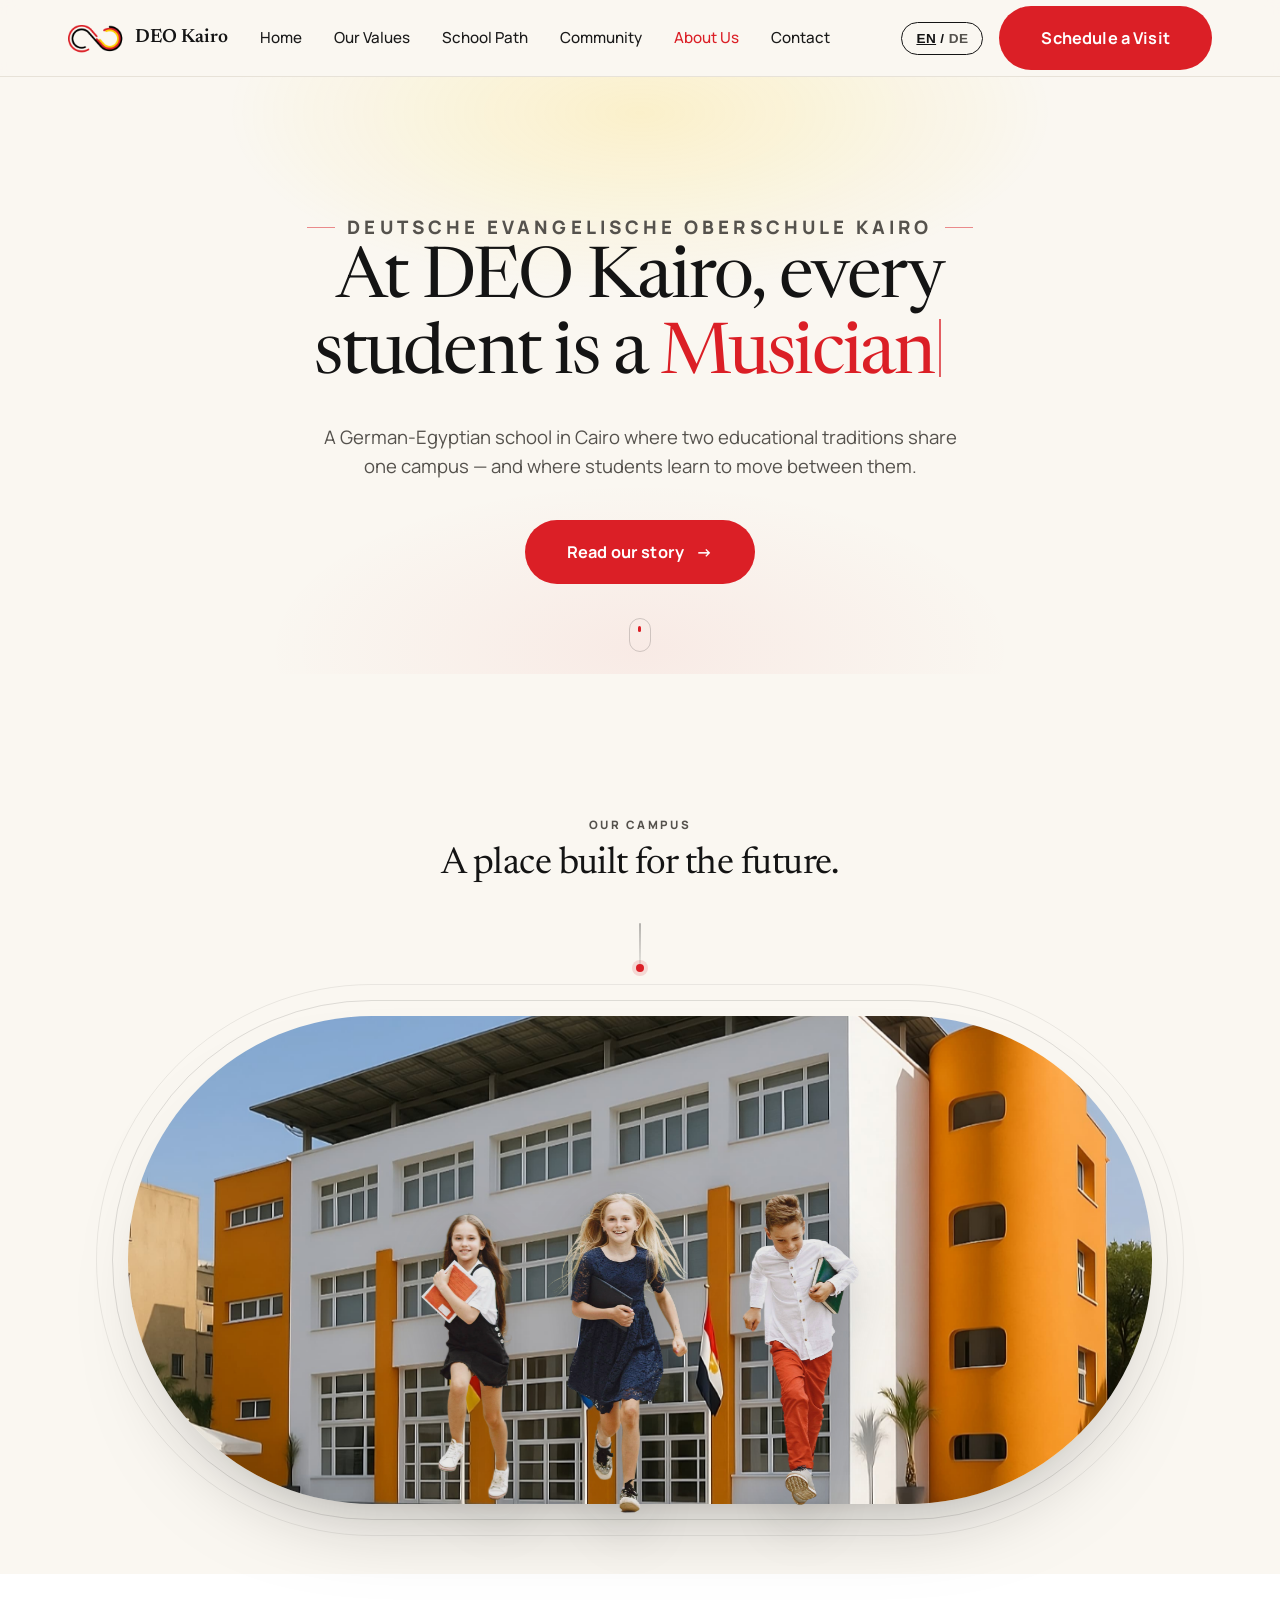
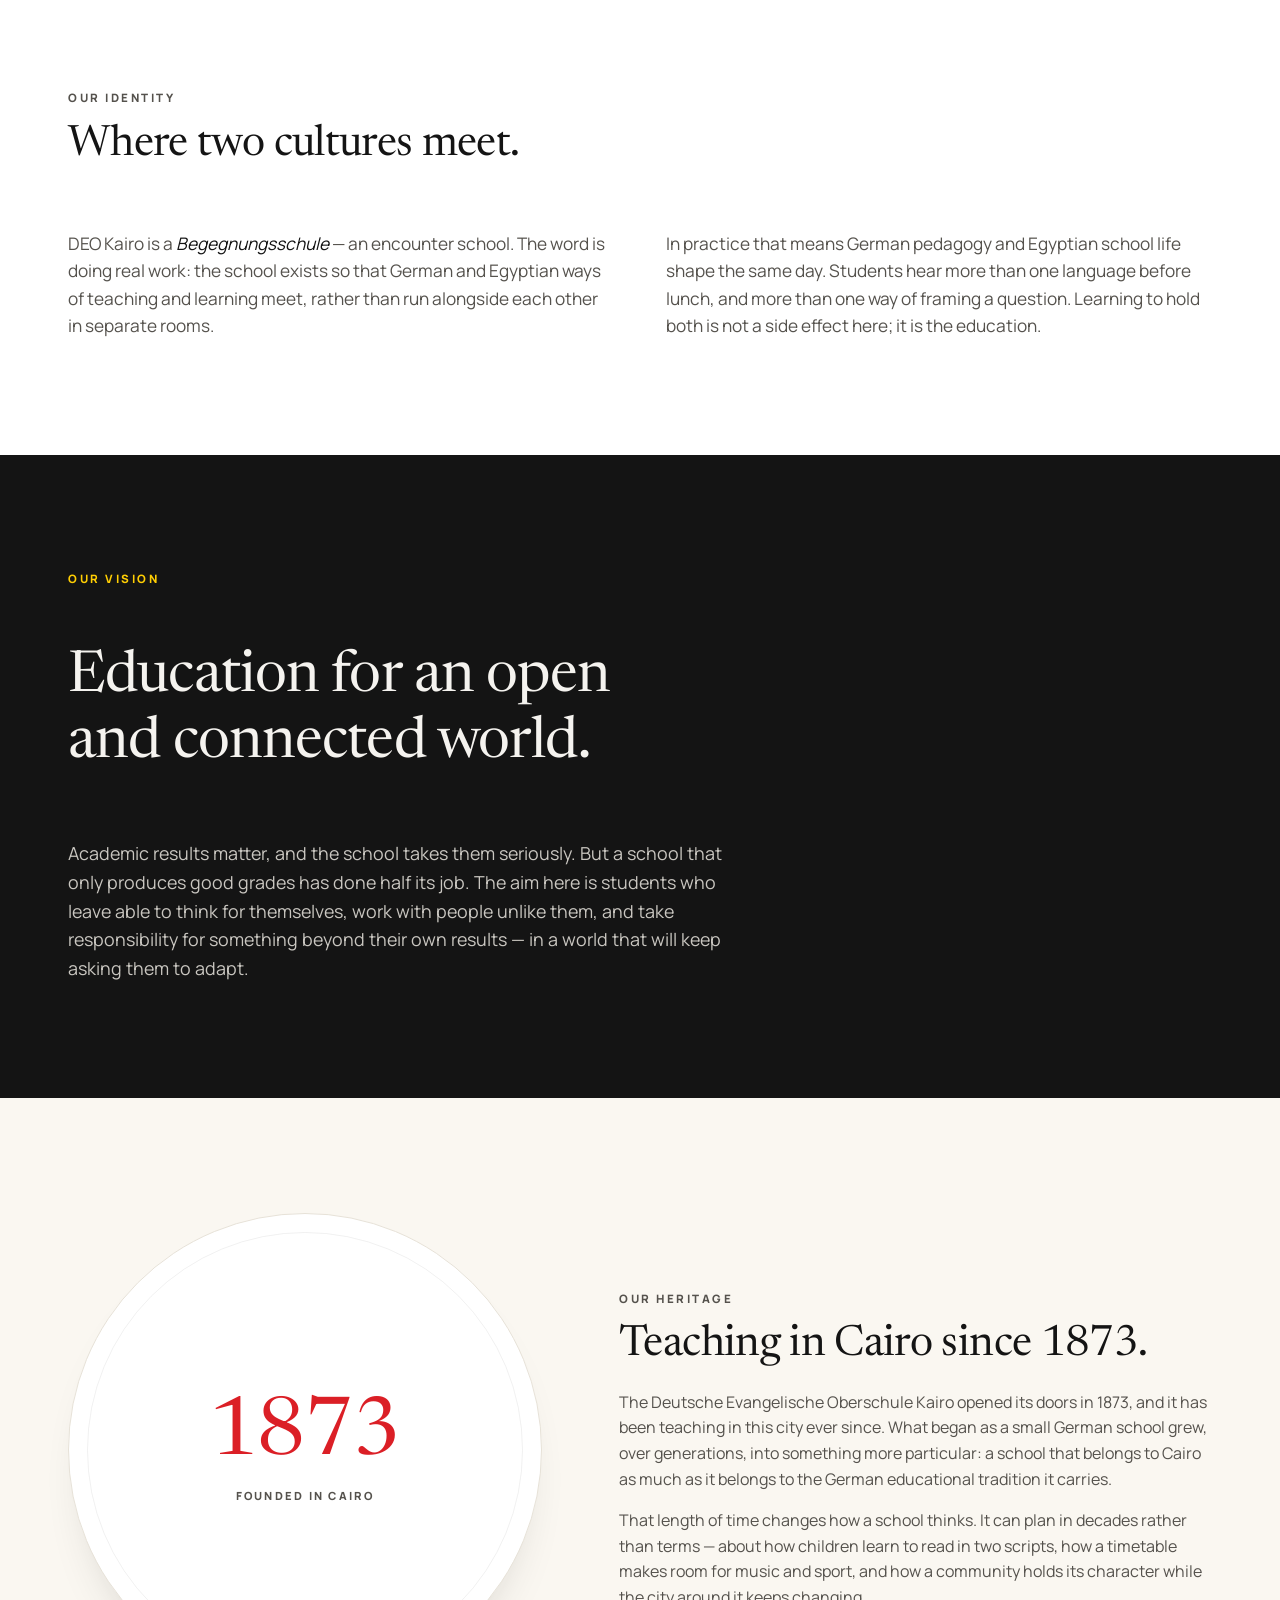
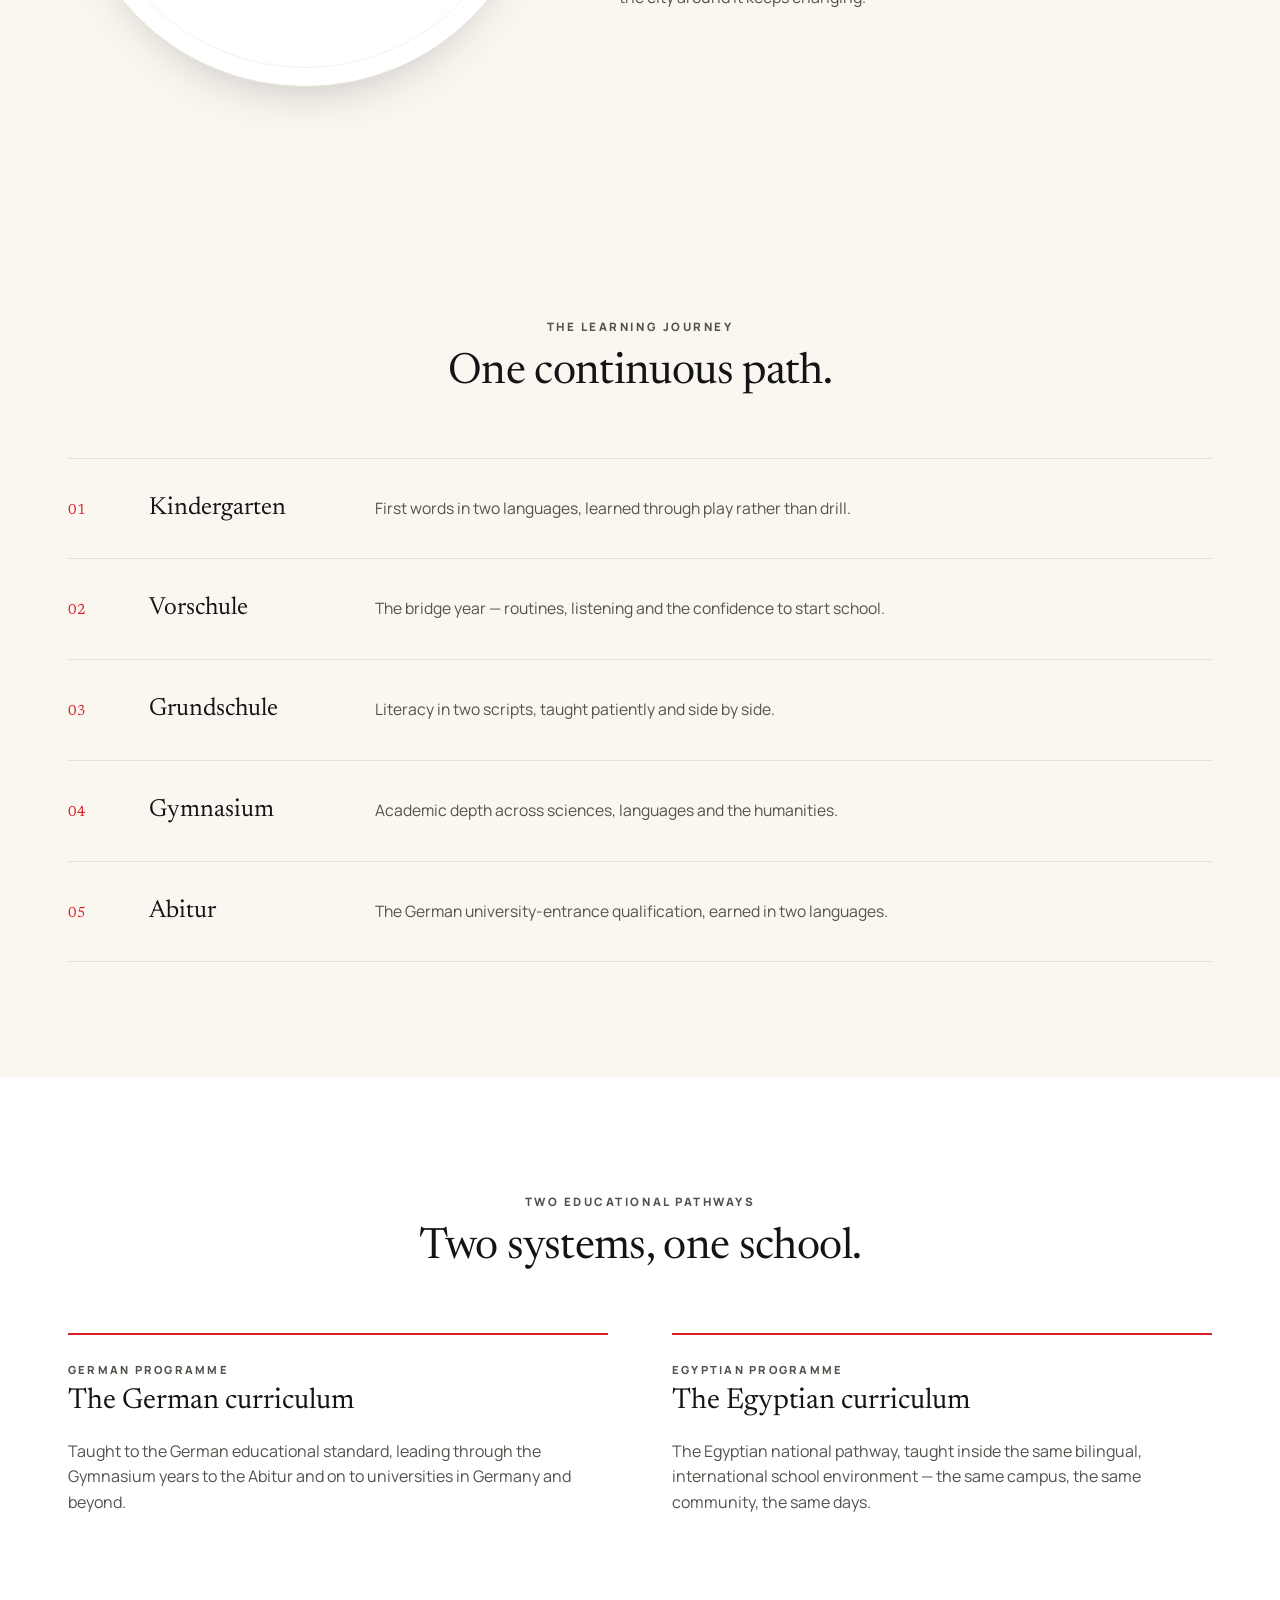
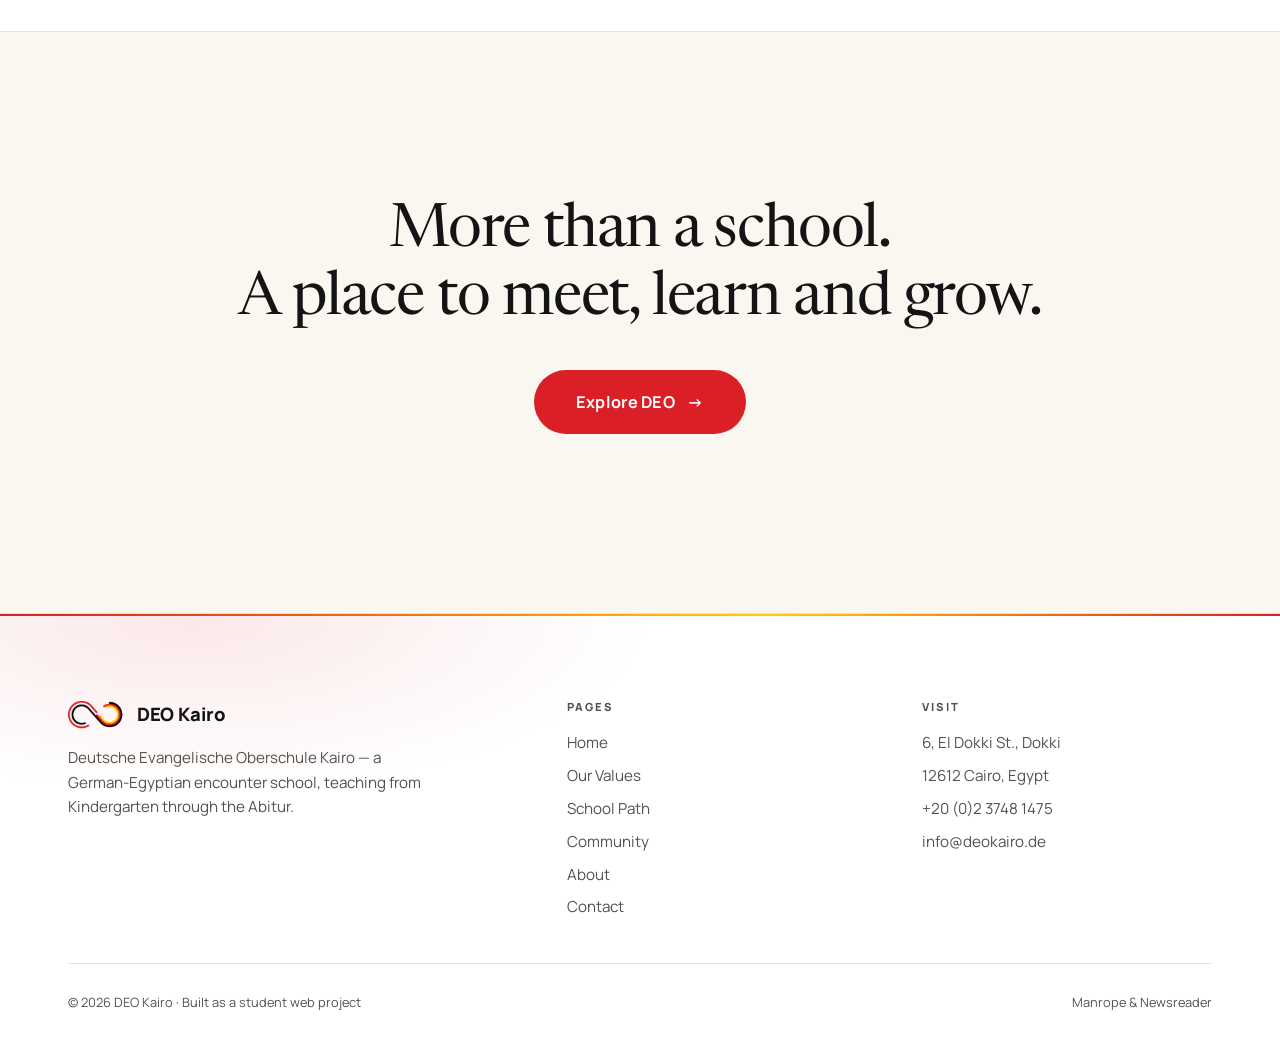
<file: about.html>
<!DOCTYPE html>
<html lang="en">
<head>
<meta charset="UTF-8">
<meta name="viewport" content="width=device-width, initial-scale=1.0">
<title>About Us — DEO Kairo</title>
<meta name="description" content="About DEO Kairo, the Deutsche Evangelische Oberschule Kairo — a German-Egyptian school in Cairo. Student concept redesign.">
<meta name="theme-color" content="#141414">

<link rel="preconnect" href="https://fonts.googleapis.com">
<link rel="preconnect" href="https://fonts.gstatic.com" crossorigin>
<link href="https://fonts.googleapis.com/css2?family=Manrope:wght@400;500;600;700;800&family=Newsreader:ital,opsz,wght@0,6..72,400;0,6..72,500;1,6..72,400&display=swap" rel="stylesheet">

<!-- Set before first paint so CSS only hides things when JS is confirmed alive -->
<script>document.documentElement.classList.add('js');</script>

<style>
/* ==========================================================================
   DESIGN TOKENS
   ========================================================================== */
:root {
  /* Sampled from the DEO Kairo logo. Identical to css/style.css so both
     pages render the same brand. */
  --ink:              #141414;
  --ink-soft:         #262626;
  --cream:            #FAF7F1;
  --cream-soft:       #FFFFFF;
  --red:              #DB1F26;
  --red-dark:         #8F1216;
  --gold:             #FFCE03;
  --text-on-dark:     #F5F3EF;
  --text-on-light:    #1A1A1A;
  --text-muted-dark:  #C9C6C0;
  --text-muted-light: #55524D;
  --border-light:     #E7E2D8;

  /* Type */
  --sans:  'Manrope', system-ui, -apple-system, 'Segoe UI', sans-serif;
  --serif: 'Newsreader', Georgia, 'Times New Roman', serif;

  /* Motion — one easing family for the whole page */
  --ease: cubic-bezier(.22, 1, .36, 1);
  --fast: 200ms;
  --slow: 700ms;

  --container: 1240px;
}

/* ==========================================================================
   RESET & BASE
   ========================================================================== */
*, *::before, *::after { box-sizing: border-box; }
body, h1, h2, h3, p, figure, ul { margin: 0; }
ul { list-style: none; padding: 0; }
img { display: block; max-width: 100%; }
html {
  scroll-behavior: smooth;
  -webkit-text-size-adjust: 100%;
  /* The header is fixed at 76px, so anchor jumps would land with the target
     hidden underneath it. This offsets every scroll destination. */
  scroll-padding-top: 96px;
}

body {
  font-family: var(--sans);
  background: var(--cream);
  color: var(--ink);
  line-height: 1.6;
  -webkit-font-smoothing: antialiased;
  overflow-x: clip;   /* NOT hidden: that makes body a scroll container and breaks position:sticky */
}

a { color: inherit; text-decoration: none; }

.wrap {
  width: 100%;
  max-width: var(--container);
  margin-inline: auto;
  padding-inline: clamp(20px, 5vw, 48px);
}

/* One focus ring everywhere. Ink on cream is 15.8:1 and cream on the dark
   hero is 16.6:1 — both far past the 3:1 minimum for focus indicators. */
:focus-visible {
  outline: 3px solid var(--ink);
  outline-offset: 3px;
  border-radius: 3px;
}
.hero :focus-visible, .site-footer :focus-visible { outline-color: var(--text-on-dark); }

.skip-link {
  position: absolute; top: -100px; left: 16px; z-index: 999;
  background: var(--ink); color: var(--text-on-dark);
  padding: 14px 22px; font-weight: 700;
  border-radius: 0 0 8px 8px;
  transition: top var(--fast) var(--ease);
}
.skip-link:focus { top: 0; }

.sr-only {
  position: absolute; width: 1px; height: 1px;
  overflow: hidden; clip-path: inset(50%); white-space: nowrap;
}

/* ==========================================================================
   HEADER - identical to index.html so both pages share one header system
   ========================================================================== */
.site-header {
  position: sticky;
  top: 0;
  z-index: 50;
  background: rgba(250, 247, 241, 0.9);
  backdrop-filter: blur(8px);
  -webkit-backdrop-filter: blur(8px);
  border-bottom: 1px solid var(--border-light);
}
.header-inner {
  display: flex;
  align-items: center;
  justify-content: space-between;
  height: 76px;
  /* .header-actions uses margin-left:auto, which absorbs the free space
     space-between would otherwise distribute - so the brand and nav need an
     explicit gap or they sit flush against each other. */
  gap: 32px;
}
.brand {
  display: flex;
  align-items: center;
  gap: 10px;
  font-family: var(--serif);
  font-weight: 600;
  font-size: 1.2rem;
  text-decoration: none;
  color: var(--ink);
  white-space: nowrap;
}
.brand-mark { height: 32px; width: auto; flex: none; }

.main-nav { display: flex; gap: 32px; }
.main-nav a {
  text-decoration: none;
  font-weight: 500;
  font-size: 0.95rem;
  color: var(--text-on-light);
}
.main-nav a:hover { color: var(--red); }
.main-nav a[aria-current="page"] { color: var(--red); }

.header-actions {
  margin-left: auto;
  display: flex;
  align-items: center;
  gap: 16px;
}
.lang-toggle {
  background: transparent;
  border: 1.5px solid var(--ink);
  border-radius: 999px;
  padding: 8px 14px;
  font-size: 0.85rem;
  font-weight: 700;
  letter-spacing: 0.03em;
  cursor: pointer;
  color: var(--ink);
}
.lang-toggle:hover { background: var(--ink); color: var(--text-on-dark); }
.lang-current { text-decoration: underline; }
.lang-other { color: var(--text-muted-light); }

.nav-cta { padding: 11px 22px; font-size: 0.88rem; }

.menu-toggle {
  display: none;
  flex-direction: column;
  gap: 5px;
  background: none;
  border: none;
  cursor: pointer;
  padding: 8px;
  margin-left: 12px;
}
.menu-toggle span { width: 22px; height: 2px; background: var(--ink); }

/* ==========================================================================
   BUTTONS
   ========================================================================== */
.btn {
  display: inline-flex; align-items: center; justify-content: center; gap: 12px;
  padding: 19px 42px; border: none; border-radius: 999px;
  background: var(--red); color: #fff;      /* 4.96:1 */
  font: inherit; font-size: 1.02rem; font-weight: 700; letter-spacing: .01em;
  cursor: pointer; position: relative; overflow: hidden;
  transition: background var(--fast) var(--ease),
              transform var(--fast) var(--ease),
              box-shadow var(--fast) var(--ease);
}
.btn:hover {
  background: var(--red-dark);
  transform: translateY(-3px);
  box-shadow: 0 18px 34px -18px rgba(219, 31, 38, .95);
}
.btn:active { transform: translateY(0) scale(.985); }
.btn .arw { transition: transform var(--fast) var(--ease); }
.btn:hover .arw { transform: translateX(5px); }

/* ==========================================================================
   1. HERO - cream, editorial, same language as the rest of the page
   ========================================================================== */
.hero {
  position: relative;
  display: grid;
  place-items: center;
  padding: clamp(70px, 12vh, 150px) 0 clamp(60px, 10vh, 120px);
  background: var(--cream);
  color: var(--ink);
  text-align: center;
  overflow: hidden;
}
/* One restrained accent: a wide, very soft warm wash behind the headline */
.hero::before {
  content: "";
  position: absolute; inset: 0; pointer-events: none;
  background:
    radial-gradient(ellipse 52% 48% at 50% 6%, rgba(255, 206, 3, .16), transparent 62%),
    radial-gradient(ellipse 46% 44% at 50% 96%, rgba(219, 31, 38, .06), transparent 64%);
}
.hero-inner { position: relative; z-index: 2; max-width: 940px; margin-inline: auto; }

.eyebrow {
  display: inline-flex; align-items: center; gap: 12px;
  margin-bottom: 26px;
  font-size: .72rem; font-weight: 800; letter-spacing: .22em; text-transform: uppercase;
  color: var(--text-muted-light);                       /* 7.27:1 on cream */
}
.eyebrow::before, .eyebrow::after {
  content: ""; width: 28px; height: 1px; background: var(--red); opacity: .5;
}

.hero h1 {
  font-family: var(--serif);
  font-size: clamp(2.2rem, 5.6vw, 4.4rem);
  font-weight: 400; line-height: 1.08; letter-spacing: -.025em;
  text-wrap: balance;
  color: var(--ink);
}
/* The hero is centre-aligned, so a word that changes length would re-centre
   the whole line and drag the static text sideways. This wrapper reserves the
   width of the LONGEST word (measured in JS once the webfont has loaded), so
   the sentence's total width never changes and the fixed text cannot move.
   The word and caret sit left-aligned inside it, so the caret still hugs the
   last typed character. */
.hero-word {
  display: inline-block;
  text-align: left;
  white-space: nowrap;
}
#changing-text { color: var(--red); }
.caret {
  display: inline-block;
  width: 2px; height: .82em;
  margin-left: 5px;
  background: var(--red);
  vertical-align: -.06em;
  opacity: .7;
  animation: blink 1.05s steps(1) infinite;
}
@keyframes blink { 0%, 49% { opacity: .7; } 50%, 100% { opacity: 0; } }

.hero p {
  max-width: 60ch; margin: 28px auto 0;
  font-size: clamp(1rem, 1.5vw, 1.16rem);
  color: var(--text-muted-light);
}
.hero-cta { margin-top: 38px; }

.scroll-cue {
  position: absolute; left: 50%; bottom: 22px; z-index: 3;
  translate: -50% 0;
  width: 22px; height: 34px;
  border: 1.5px solid rgba(20, 20, 20, .18); border-radius: 12px;
  pointer-events: none;
}
.scroll-cue i {
  position: absolute; left: 50%; top: 7px; margin-left: -2px;
  width: 3px; height: 6px; border-radius: 2px; background: var(--red);
  animation: cue 2s var(--ease) infinite;
}
@keyframes cue {
  0%   { opacity: 0; transform: translateY(0); }
  35%  { opacity: 1; }
  75%  { opacity: 0; transform: translateY(12px); }
  100% { opacity: 0; }
}


/* ==========================================================================
   2. DEO STORY - sticky, scroll-driven campus scene
   --------------------------------------------------------------------------
   Layered composition, each layer transformed independently:

     .deo-pill-border-outer     thin outline, slowest growth
     .deo-pill-border-middle    thin outline
     .deo-pill                  clipped capsule - building ONLY
     .deo-floating-students     separate foreground object, breaks the capsule
     .deo-line-dot              small static marker above the capsule

   The three capsule layers share a centre but scale at slightly different
   rates, so the frame breathes rather than moving as one rigid block. Their
   base insets are even, and the rates are close enough that they can never
   cross or reorder.

   One rAF controller writes --p (0..1) from scroll POSITION, so the scene
   reverses on the way back up and stops when scrolling stops. Only
   transform/opacity animate; --pill-h is written on resize only.
   ========================================================================== */
.deo-story {
  /* Two phases, driven by --pg and --sg (see the script):
       0 - 65%   pill + outlines + axis grow together from tiny to full
       65 - 100% pill holds at full size; only then do the students arrive
     The section is deliberately tall so each phase has real scroll distance
     rather than happening in a few pixels. */
  --ring-gap:  16px;    /* even step between the capsule layers */
  --axis-len:  clamp(34px, 5vh, 64px);  /* line length = dot travel */
  --zoom:      0.10;    /* building drift inside the pill       */
  --copy-rise: -16px;
  /* Slow, even growth - no snap at either end */
  --grow-ease: cubic-bezier(0.34, 0.05, 0.22, 1);

  position: relative;
  /* Was 280vh of scroll-scrub. The animation is now time-based, so the
     section only needs room for the composition itself. */
  min-height: 100vh;
  background: var(--cream);
}

.deo-story-sticky {
  /* No longer pinned - nothing is being scrubbed. */
  position: relative;
  min-height: 100vh;
  display: flex;
  flex-direction: column;
  align-items: center;
  justify-content: center;
  gap: 0;
  padding: calc(76px + 1.5vh) 20px 2vh;
  overflow: visible;                 /* students must break the capsule */
}

/* ---- Label + heading: their own airspace, never near the students ---- */
.story-heading {
  flex: none;
  max-width: 640px;
  text-align: center;
  transform: translate3d(0, calc(var(--p, 0) * var(--copy-rise)), 0);
  will-change: transform;
}
.js .story-heading { opacity: var(--text, 1); }

.spotlight-eyebrow {
  font-size: .72rem; font-weight: 800; letter-spacing: .22em; text-transform: uppercase;
  color: var(--text-muted-light);                       /* 7.27:1 on cream */
  margin-bottom: 10px;
}
.story-heading h2 {
  font-family: var(--serif);
  font-size: clamp(1.5rem, 2.9vw, 2.35rem);
  font-weight: 400; line-height: 1.15; letter-spacing: -.015em;
  color: var(--ink);
  margin: 0;
}

/* ---- Small static marker above the capsule. Deliberately quiet: it is a
       full stop after the heading, not an animation. ---- */
/* ---- Centre axis: the dot travels down as the line draws behind it ----
   Both are driven by --pg, so the line's LENGTH and the dot's POSITION come
   from the same scroll value. --axis-len is shared by the container height
   and the dot's travel, so they cannot drift apart. ---- */
.deo-line-dot {
  position: relative;
  flex: none;
  width: 2px;
  height: var(--axis-len);
  margin-top: clamp(24px, 4vh, 48px);
  margin-bottom: calc(var(--ring-gap) * 2 + clamp(12px, 1.8vh, 26px));
}
.axis-line {
  position: absolute;
  inset: 0;
  border-radius: 2px;
  background: linear-gradient(180deg, rgba(20, 20, 20, .30), rgba(20, 20, 20, .08));
  transform: scaleY(0);
  transform-origin: 50% 0;
  transition: transform 2500ms var(--grow-ease);
  will-change: transform;
}
.axis-dot {
  position: absolute;
  left: 50%; top: 0;
  width: 8px; height: 8px;
  border-radius: 50%;
  background: var(--red);
  box-shadow: 0 0 0 4px rgba(219, 31, 38, .14);
  translate: -50% -4px;
  transition: translate 2500ms var(--grow-ease);
  will-change: translate;
}

/* ---- Stage: the shared box every capsule layer is measured against ---- */

/* ---- Nothing exists until the section is actually entered ----------------
   Gated on a class, not a low opacity, so the first frame contains no ghost,
   no tiny pill and nothing hit-testable. Scoped to .js, so with JavaScript
   off the finished composition simply renders. */
.js .deo-story-sticky:not(.is-live) .deo-stage,
.js .deo-story-sticky:not(.is-live) .deo-line-dot {
  opacity: 0;
  visibility: hidden;
  pointer-events: none;
}

.deo-stage {
  position: relative;
  flex: none;
  opacity: 0;
  transition: opacity 900ms ease;
  /* Final composition is deliberately dominant: ~80vw x ~61vh at full size */
  width: min(80vw, 1400px);
  z-index: 5;
  overflow: visible;
}

/* Two outlines. Absolutely positioned against the stage, so they share the
   capsule's centre; a stadium offset outward stays a stadium, so a matching
   border-radius traces the curvature exactly at any size. */
.deo-pill-border-outer,
.deo-pill-border-middle {
  position: absolute;
  border-radius: 999px;
  border: 1px solid currentColor;
  pointer-events: none;
  z-index: 0;                        /* behind the capsule, never over it */
  will-change: transform;
}
.deo-pill-border-middle {
  inset: calc(var(--ring-gap) * -1);
  color: rgba(20, 20, 20, .12);
  transform: scale(0.06);
  transition: transform 2500ms var(--grow-ease);
}
.deo-pill-border-outer {
  inset: calc(var(--ring-gap) * -2);
  color: rgba(20, 20, 20, .07);
  transform: scale(0.08);
  transition: transform 2500ms var(--grow-ease);
}

/* The capsule: contains the building and nothing else */
.deo-pill {
  position: relative;
  z-index: 1;
  width: 100%;
  aspect-ratio: 2.1;
  border-radius: 999px;
  overflow: hidden;
  box-shadow: 0 44px 90px -56px rgba(20, 20, 20, .5);
  /* Starts small, reaches full size at 65% of the section */
  transform: scale(0.02);
  transition: transform 2500ms var(--grow-ease);
  will-change: transform;
}
.deo-pill img {
  width: 100%;
  height: 100%;
  object-fit: cover;
  object-position: center;
  transform: scale(1.02);
  transition: transform 2500ms var(--grow-ease);
  will-change: transform;
}
/* No dark overlay: the building stays bright and the orange architecture
   reads as it should. Nothing sits on top of it, so none is needed. */

/* Foreground object, outside the clipped capsule so it can extend past its
   lower curve. translateY = (half the capsule's height growth, so the
   overlap survives the scale) + (its own rise). */
.deo-floating-students {
  position: absolute;
  left: 50%;
  bottom: -2%;
  z-index: 5;
  /* Finishes large against the bigger capsule */
  width: 43%;
  height: auto;
  pointer-events: none;
  filter: drop-shadow(0 18px 26px rgba(20, 20, 20, .2));
  translate: -50% 0;
  /* Phase two only. The pill is already static by the time this runs, so no
     tracking maths is needed - they simply rise and grow into place. */
  opacity: 0;
  transform: translate3d(0, 46px, 0) scale(0.72);
  /* Held back until the pill is fully grown at 2.5s, then eased up over 1s */
  transition: opacity 1000ms ease 2500ms,
              transform 1000ms cubic-bezier(0.22, 0.6, 0.24, 1) 2500ms;
  transform-origin: 50% 100%;
  will-change: transform, opacity;
}


/* ---- Played state: one class drives the whole sequence -------------------
   Added once by an IntersectionObserver at 50% visibility, then never
   removed - so the composition stays put and never replays or reverses.
   Total run: pill / rings / axis grow over 2.5s, then the students ease up
   over 1s from 2.5s - about 3.5s end to end. */
.deo-story-sticky.is-live .deo-stage { opacity: 1; }
.deo-story-sticky.is-live .deo-pill { transform: scale(1); }
.deo-story-sticky.is-live .deo-pill img { transform: scale(calc(1.02 + var(--zoom))); }
.deo-story-sticky.is-live .deo-pill-border-middle { transform: scale(1); }
.deo-story-sticky.is-live .deo-pill-border-outer { transform: scale(1); }
.deo-story-sticky.is-live .axis-line { transform: scaleY(1); }
.deo-story-sticky.is-live .axis-dot { translate: -50% calc(var(--axis-len) - 4px); }
.deo-story-sticky.is-live .deo-floating-students {
  opacity: 1;
  transform: translate3d(0, 0, 0) scale(1);
}

/* Without JavaScript the class never arrives, so show the finished state. */
html:not(.js) .deo-stage { opacity: 1; }
html:not(.js) .deo-pill { transform: scale(1); }
html:not(.js) .deo-pill img { transform: scale(calc(1.02 + var(--zoom))); }
html:not(.js) .deo-pill-border-middle,
html:not(.js) .deo-pill-border-outer { transform: scale(1); }
html:not(.js) .axis-line { transform: scaleY(1); }
html:not(.js) .axis-dot { translate: -50% calc(var(--axis-len) - 4px); }
html:not(.js) .deo-floating-students { opacity: 1; transform: none; }

/* ---- Paragraph lives below the scene, in its own calm band ---- */



/* ==========================================================================
   3. HERITAGE / VISION / COMMUNITY
   --------------------------------------------------------------------------
   Reveal classes match the project's existing pattern. The hidden state is
   scoped to .js (set by an inline script in <head>) so that with JavaScript
   off nothing is stuck at opacity 0 - the sections simply render.
   These are observed by the page's ONE reveal controller, not a second one.
   ========================================================================== */
.js .heritage-content,
.js .identity-content,
.js .vision-content,
.js .journey-step,
.js .pathway,
.js .person-block,
.js .value-block,
.js .closing-content {
  opacity: 0;
  transform: translateY(24px);
  transition: opacity .7s ease-out, transform .7s ease-out;
}
.js .heritage-content.visible,
.js .identity-content.visible,
.js .vision-content.visible,
.js .journey-step.visible,
.js .pathway.visible,
.js .person-block.visible,
.js .value-block.visible,
.js .closing-content.visible {
  opacity: 1;
  transform: translateY(0);
}
/* Sequential stagger, so the journey reveals stage by stage */
/* ---- "One continuous path": the five stages slide in from the RIGHT ----
   Overrides only .journey-step. Every other revealed block keeps its
   translateY rise. Placed after the shared rule so it wins on order, at the
   same specificity. ---- */
/* The offset can only be as large as the empty margin beside the container,
   or an un-revealed row hangs off the right edge and the page scrolls
   sideways. Below 1280px there is no spare margin at all — only the gutter,
   which never drops under 20px — so the movement settles at a safe 16px and
   opens up to the full 60px on screens wide enough to absorb it.

   This replaces a 700px breakpoint that left every width from 701px to about
   1360px overflowing by up to 40px. */
.js .journey-step { transform: translateX(clamp(16px, calc((100vw - 1280px) / 2), 60px)); }
.js .journey-step.visible { transform: translateX(0); }

.js .journey-step:nth-child(2), .js .person-block:nth-child(2), .js .value-block:nth-child(2) { transition-delay:  80ms; }
.js .journey-step:nth-child(3), .js .person-block:nth-child(3), .js .value-block:nth-child(3) { transition-delay: 160ms; }
.js .journey-step:nth-child(4), .js .person-block:nth-child(4), .js .value-block:nth-child(4) { transition-delay: 240ms; }
.js .journey-step:nth-child(5), .js .value-block:nth-child(5) { transition-delay: 320ms; }
.js .pathway:nth-child(2) { transition-delay: 110ms; }

/* ---- Shared section furniture ---- */
.deo-section { background: var(--cream); padding-block: clamp(64px, 9vw, 130px); }
.deo-section--tint { background: var(--cream-soft); }
.deo-section--ink  { background: var(--ink); color: var(--text-on-dark); }

.deo-section-head { max-width: 660px; margin: 0 0 clamp(32px, 5vw, 60px); }
.deo-section-head--center { margin-inline: auto; text-align: center; }
.deo-eyebrow {
  font-size: .72rem; font-weight: 800; letter-spacing: .22em; text-transform: uppercase;
  color: var(--text-muted-light);                        /* 7.27:1 on cream */
  margin-bottom: 12px;
}
.deo-section--ink .deo-eyebrow { color: var(--gold); }   /* 12.35:1 on ink   */
.deo-section h2 {
  font-family: var(--serif);
  font-size: clamp(1.7rem, 3.4vw, 2.7rem);
  font-weight: 400; line-height: 1.15; letter-spacing: -.015em;
  margin: 0;
}
.deo-lead {
  margin-top: 18px;
  font-size: clamp(1rem, 1.4vw, 1.14rem);
  color: var(--text-muted-light);
  max-width: 62ch;
}
.deo-section--ink .deo-lead { color: var(--text-muted-dark); } /* 8.4:1 on ink */

/* ---- Heritage: the 1873 anchor beside the story ---- */
.heritage-content {
  display: grid;
  grid-template-columns: minmax(0, .85fr) minmax(0, 1fr);
  gap: clamp(32px, 6vw, 80px);
  align-items: center;
}
.heritage-year {
  position: relative;
  display: flex; flex-direction: column; align-items: center; justify-content: center;
  aspect-ratio: 1;
  border-radius: 999px;
  border: 1px solid var(--border-light);
  background: var(--cream-soft);
  box-shadow: 0 30px 60px -46px rgba(20, 20, 20, .45);
}
.heritage-year::before {
  content: "";
  position: absolute; inset: 16px;
  border-radius: 999px;
  border: 1px solid rgba(20, 20, 20, .07);
}
.heritage-year b {
  font-family: var(--serif);
  font-size: clamp(3rem, 7vw, 5.4rem);
  font-weight: 400; line-height: 1;
  color: var(--red);
}
.heritage-year span {
  margin-top: 10px;
  font-size: .72rem; font-weight: 800; letter-spacing: .2em; text-transform: uppercase;
  color: var(--text-muted-light);
}
.heritage-text p + p { margin-top: 16px; }
.heritage-text p { color: var(--text-muted-light); }

/* ---- Vision: the five Leitbild pillars ---- */
.vision-content { display: grid; gap: clamp(28px, 4vw, 44px); }

/* ---- Community: stat cards ---- */
.community-content { display: grid; gap: clamp(28px, 4vw, 48px); }

/* ---- Footer, in the same visual language ---- */
.site-footer {
  position: relative;
  background: var(--ink);
  color: var(--text-on-dark);
  padding-block: clamp(56px, 8vw, 96px) 32px;
}
/* Brand hairline across the very top edge */
.site-footer::before {
  content: "";
  position: absolute; inset: 0 0 auto 0;
  height: 3px;
  background: linear-gradient(90deg, var(--red), var(--gold) 55%, var(--red));
}
/* Warm glow so the block does not read as a flat slab */
.site-footer::after {
  content: "";
  position: absolute; inset: 0; pointer-events: none;
  background: radial-gradient(ellipse 60% 70% at 15% 0%, rgba(219, 31, 38, .10), transparent 60%);
}
.site-footer > .wrap { position: relative; z-index: 1; }
.footer-grid {
  display: grid;
  grid-template-columns: minmax(0, 1.4fr) minmax(0, 1fr) minmax(0, 1fr);
  gap: clamp(28px, 5vw, 64px);
  padding-bottom: clamp(32px, 5vw, 52px);
  border-bottom: 1px solid rgba(245, 243, 239, .16);
}
.footer-brand-row { display: flex; align-items: center; gap: 12px; margin-bottom: 16px; }
.footer-brand-row img { height: 34px; width: auto; }
.footer-brand-row span { font-weight: 800; font-size: 1.2rem; }
.footer-grid p { color: var(--text-muted-dark); font-size: .95rem; max-width: 40ch; }
.footer-col h3 {
  font-size: .72rem; font-weight: 800; letter-spacing: .18em; text-transform: uppercase;
  color: var(--gold); margin: 0 0 16px;
}
.footer-col ul { display: grid; gap: 11px; }
.footer-col a, .footer-col li { color: var(--text-muted-dark); font-size: .95rem; }
.footer-col a { transition: color var(--fast) var(--ease); }
.footer-col a:hover { color: var(--gold); }
.footer-col li { line-height: 1.5; }
.footer-base {
  display: flex; flex-wrap: wrap; align-items: center; justify-content: space-between;
  gap: 14px;
  margin-top: clamp(24px, 3vw, 34px);
  font-size: .82rem; color: rgba(245, 243, 239, .62);
}
.footer-social { display: flex; flex-wrap: wrap; gap: 22px; }
.footer-social a {
  position: relative;
  color: rgba(245, 243, 239, .78);
  transition: color var(--fast) var(--ease);
}
.footer-social a::after {
  content: ""; position: absolute; left: 0; bottom: -4px;
  width: 100%; height: 1px; background: var(--gold);
  transform: scaleX(0); transform-origin: right;
  transition: transform var(--fast) var(--ease);
}
.footer-social a:hover { color: var(--gold); }
.footer-social a:hover::after { transform: scaleX(1); transform-origin: left; }

@media (max-width: 860px) {
  .heritage-content { grid-template-columns: 1fr; }
  .heritage-year { max-width: 260px; margin-inline: auto; }
      .footer-grid { grid-template-columns: 1fr 1fr; }
}
@media (max-width: 560px) {
  .footer-grid { grid-template-columns: 1fr; }
    }

/* ==========================================================================
   FOOTER
   ========================================================================== */
.site-footer {
  background: var(--ink); color: var(--text-on-dark);
  padding-block: clamp(48px, 7vw, 80px) 34px;
}
.footer-top {
  display: flex; flex-wrap: wrap; justify-content: space-between;
  gap: 28px; padding-bottom: 34px;
  border-bottom: 1px solid rgba(245,243,239,.16);
}
.footer-brand { font-weight: 800; font-size: 1.3rem; }
.footer-links { display: flex; flex-wrap: wrap; gap: 22px; font-size: .92rem; }
.footer-links a { color: rgba(245,243,239,.8); }
.footer-links a:hover { color: var(--gold); }

.disclaimer {
  margin-top: 26px; padding: 16px 20px;
  border: 1px solid rgba(219, 31, 38, .5);
  background: rgba(219, 31, 38, .12);
  border-radius: 10px;
  font-size: .84rem; line-height: 1.6;
  color: rgba(245,243,239,.94);
}
.disclaimer b { color: var(--gold); }
.footer-bottom { margin-top: 22px; font-size: .8rem; color: rgba(245,243,239,.62); }


/* ==========================================================================
   PAGE SECTIONS - heritage, identity, vision, journey, pathways,
   community, values, closing. Thin rules and whitespace rather than cards.
   ========================================================================== */
.heritage-content {
  display: grid;
  grid-template-columns: minmax(0, .8fr) minmax(0, 1fr);
  gap: clamp(36px, 6vw, 90px);
  align-items: center;
}
.heritage-year {
  position: relative;
  display: flex; flex-direction: column; align-items: center; justify-content: center;
  aspect-ratio: 1;
  border-radius: 999px;
  border: 1px solid var(--border-light);
}
.heritage-year::before {
  content: "";
  position: absolute; inset: 18px;
  border-radius: 999px;
  border: 1px solid rgba(20, 20, 20, .06);
}
.heritage-year b {
  font-family: var(--serif);
  font-size: clamp(2.8rem, 6.4vw, 5rem);
  font-weight: 400; line-height: 1;
  color: var(--red);
}
.heritage-year span {
  margin-top: 12px;
  font-size: .7rem; font-weight: 800; letter-spacing: .2em; text-transform: uppercase;
  color: var(--text-muted-light);
}
.heritage-text h2 { margin-bottom: 20px; }
.heritage-text p + p { margin-top: 16px; }
.heritage-text p { color: var(--text-muted-light); }

/* ---- Identity ---- */
.identity-cols {
  display: grid;
  grid-template-columns: repeat(auto-fit, minmax(300px, 1fr));
  gap: clamp(24px, 4vw, 56px);
}
.identity-cols p { color: var(--text-muted-light); font-size: clamp(1rem, 1.35vw, 1.1rem); }
.identity-cols em { font-style: italic; color: var(--ink); }

/* ---- Vision: one large statement on the dark band ---- */
.vision-content { max-width: 900px; }
.vision-statement {
  font-size: clamp(2rem, 5vw, 3.6rem) !important;
  line-height: 1.08;
  max-width: 18ch;
  margin-bottom: 26px;
}
.deo-section--ink .vision-statement { color: var(--text-on-dark); }

/* ---- Learning journey: a single rule with staged entries ---- */
.journey { display: grid; gap: 0; margin: 0; padding: 0; list-style: none; }
.journey-step {
  display: grid;
  grid-template-columns: 3rem minmax(0, 12rem) minmax(0, 1fr);
  gap: clamp(14px, 2.6vw, 36px);
  align-items: baseline;
  padding: clamp(20px, 2.6vw, 30px) 0;
  border-top: 1px solid var(--border-light);
}
.journey-step:last-child { border-bottom: 1px solid var(--border-light); }
.journey-step i {
  font-style: normal; font-family: var(--serif);
  font-size: .92rem; color: var(--red);
}
.journey-step b {
  font-family: var(--serif); font-weight: 400;
  font-size: clamp(1.15rem, 2vw, 1.55rem);
  color: var(--ink);
}
.journey-step p { margin: 0; color: var(--text-muted-light); font-size: .98rem; }

/* ---- Two pathways: thin dividers, not boxes ---- */
.pathways {
  display: grid;
  grid-template-columns: repeat(auto-fit, minmax(300px, 1fr));
  gap: clamp(28px, 5vw, 70px);
}
.pathway { padding-top: 26px; border-top: 2px solid var(--red); }
.pathway-label {
  font-size: .7rem; font-weight: 800; letter-spacing: .2em; text-transform: uppercase;
  color: var(--text-muted-light);
  margin-bottom: 14px;
}
.pathway h3 {
  font-family: var(--serif); font-weight: 400;
  font-size: clamp(1.3rem, 2.3vw, 1.8rem);
  margin: 0 0 14px;
  color: var(--ink);
}
.pathway p { margin: 0; color: var(--text-muted-light); }

/* ---- Community: four quiet blocks ---- */
.people-row {
  display: grid;
  grid-template-columns: repeat(auto-fit, minmax(220px, 1fr));
  gap: clamp(24px, 3.6vw, 52px);
}
.person-block { padding-top: 20px; border-top: 1px solid var(--border-light); }
.person-block b {
  display: block;
  font-family: var(--serif); font-weight: 400;
  font-size: clamp(1.15rem, 1.9vw, 1.45rem);
  color: var(--ink);
  margin-bottom: 10px;
}
.person-block p { margin: 0; color: var(--text-muted-light); font-size: .96rem; }

/* ---- Values ---- */
.values {
  display: grid;
  grid-template-columns: repeat(auto-fit, minmax(190px, 1fr));
  gap: clamp(22px, 3vw, 40px);
}
.value-block { padding-top: 18px; border-top: 1px solid var(--border-light); }
.value-block b {
  display: block;
  font-family: var(--serif); font-weight: 400;
  font-size: clamp(1.1rem, 1.8vw, 1.35rem);
  color: var(--ink);
  margin-bottom: 8px;
}
.value-block p { margin: 0; color: var(--text-muted-light); font-size: .93rem; }

/* ---- Closing statement ---- */
.deo-closing {
  background: var(--cream);
  /* vw-based padding collapses to its floor on a phone, which left this
     closing block sitting 80px off the footer. The foot is set on its own. */
  padding-block: clamp(80px, 13vw, 170px) clamp(110px, 14vw, 180px);
  text-align: center;
  border-top: 1px solid var(--border-light);
}
.closing-content h2 {
  font-family: var(--serif);
  font-size: clamp(1.9rem, 5.2vw, 3.8rem);
  font-weight: 400; line-height: 1.12; letter-spacing: -.02em;
  color: var(--ink);
  margin: 0 0 36px;
  text-wrap: balance;
}

/* ---- Footer: cream, dark text, one brand hairline ---- */
.site-footer {
  position: relative;
  background: var(--cream-soft);
  color: var(--ink);
  padding-block: clamp(52px, 7vw, 84px) 30px;
  border-top: 1px solid var(--border-light);
}
.site-footer::before {
  content: "";
  position: absolute; inset: 0 0 auto 0;
  height: 2px;
  background: linear-gradient(90deg, var(--red), var(--gold) 60%, var(--red));
}
.footer-grid {
  display: grid;
  grid-template-columns: minmax(0, 1.5fr) minmax(0, 1fr) minmax(0, 1fr);
  gap: clamp(28px, 5vw, 64px);
  padding-bottom: clamp(28px, 4vw, 44px);
  border-bottom: 1px solid var(--border-light);
}
.footer-brand-row { display: flex; align-items: center; gap: 12px; margin-bottom: 16px; }
.footer-brand-row img { height: 32px; width: auto; }
.footer-brand-row span { font-weight: 800; font-size: 1.15rem; color: var(--ink); }
.footer-grid p { color: var(--text-muted-light); font-size: .95rem; max-width: 40ch; }
.footer-col h3 {
  font-size: .7rem; font-weight: 800; letter-spacing: .18em; text-transform: uppercase;
  color: var(--text-muted-light); margin: 0 0 16px;
}
.footer-col ul { display: grid; gap: 10px; }
.footer-col a, .footer-col li { color: var(--text-muted-light); font-size: .95rem; line-height: 1.5; }
.footer-col a { transition: color var(--fast) var(--ease); }
.footer-col a:hover { color: var(--red); }
.footer-base {
  display: flex; flex-wrap: wrap; align-items: center; justify-content: space-between;
  gap: 14px; margin-top: clamp(20px, 3vw, 28px);
  font-size: .8rem; color: var(--text-muted-light);
}

@media (max-width: 860px) {
  .heritage-content { grid-template-columns: 1fr; }
  .heritage-year { max-width: 240px; margin-inline: auto; }
  .journey-step { grid-template-columns: 2.2rem 1fr; }
  .journey-step p { grid-column: 2; }
  .footer-grid { grid-template-columns: 1fr 1fr; }
}
@media (max-width: 560px) {
  .journey-step { grid-template-columns: 1fr; gap: 6px; }
  .journey-step p { grid-column: 1; }
  .footer-grid { grid-template-columns: 1fr; }
  .closing-content .btn { width: 100%; }
}

/* ==========================================================================
   REVEAL — hidden state scoped to .js, so no-JS shows everything
   ========================================================================== */
.js [data-reveal] {
  opacity: 0; transform: translateY(26px);
  transition: opacity var(--slow) var(--ease), transform var(--slow) var(--ease);
  transition-delay: calc(var(--i, 0) * 100ms);
}
.js [data-reveal].is-visible { opacity: 1; transform: none; }

/* ==========================================================================
   RESPONSIVE
   ========================================================================== */
@media (max-width: 1100px) and (min-width: 769px) {
  /* Tablet: same two-phase choreography, slightly less section height */
  .deo-story { --ring-gap: 13px; }
  .deo-stage { width: 84vw; }
  .deo-pill { aspect-ratio: 1.95; }
  .deo-floating-students { width: 47%; bottom: -4%; }
}

@media (max-width: 860px) {
  .menu-toggle { display: flex; }
  .nav-cta { display: none; }
  .main-nav {
    position: absolute;
    top: 76px; left: 0; right: 0;
    background: var(--cream-soft);
    flex-direction: column;
    padding: 20px 24px;
    border-bottom: 1px solid var(--border-light);
    max-height: 0;
    overflow: hidden;
    visibility: hidden;
    transition: max-height 0.25s ease;
  }
  /* Six items since Home and the three concept pages joined the nav — the old
     320px cut the last link off mid-word. */
  .js .main-nav.open { max-height: 440px; visibility: visible; }

  /* Mobile: same idea, a squarer capsule so the building still reads */
  .deo-story { --ring-gap: 9px; }
  .deo-story-sticky { gap: 0; padding-top: calc(76px + 1vh); }
  .deo-stage { width: 82vw; }
  .deo-pill { aspect-ratio: 1.3; }
  .deo-floating-students { width: 60%; bottom: -4%; }

  .heritage-content { grid-template-columns: 1fr; }
  .heritage-year { max-width: 240px; margin-inline: auto; }
  .journey-step { grid-template-columns: 2.2rem 1fr; }
  .journey-step p { grid-column: 2; }
  .footer-grid { grid-template-columns: 1fr 1fr; }
}

@media (max-width: 520px) {
  .deo-stage { width: 84vw; }
  .deo-story { --ring-gap: 8px; }
  .deo-pill { aspect-ratio: 1.1; }
  .deo-floating-students { width: 70%; }

  .journey-step { grid-template-columns: 1fr; gap: 6px; }
  .journey-step p { grid-column: 1; }
  .footer-grid { grid-template-columns: 1fr; }
  .closing-content .btn { width: 100%; }
}

/* ==========================================================================
   REDUCED MOTION - strip the movement, keep the design intact
   ========================================================================== */
@media (prefers-reduced-motion: reduce) {
  html { scroll-behavior: auto; }
  *, *::before, *::after {
    animation-duration: .01ms !important;
    animation-iteration-count: 1 !important;
    transition-duration: .01ms !important;
    transition-delay: 0ms !important;
  }
  .js [data-reveal], .js [data-reveal].is-visible,
  .js .heritage-content, .js .identity-content, .js .vision-content,
  .js .journey-step, .js .pathway, .js .person-block,
  .js .value-block, .js .closing-content {
    opacity: 1 !important; transform: none !important;
  }
  /* Campus lands on its finished composition with no movement at all. */
  .deo-story-sticky .deo-stage,
  .deo-story-sticky .deo-pill,
  .deo-story-sticky .deo-pill img,
  .deo-story-sticky .deo-pill-border-middle,
  .deo-story-sticky .deo-pill-border-outer,
  .deo-story-sticky .axis-line,
  .deo-story-sticky .axis-dot,
  .deo-story-sticky .deo-floating-students { transition: none !important; }
  .js .story-heading { opacity: 1 !important; transform: none !important; }
  .js .deo-story-sticky .deo-stage,
  .js .deo-story-sticky .deo-line-dot {
    opacity: 1 !important; visibility: visible !important;
  }
  .scroll-cue, .caret { display: none; }
}

@media (forced-colors: active) {
  .deo-pill { border: 1px solid CanvasText; }
  .heritage-year, .pathway, .person-block, .value-block { border-color: CanvasText; }
}
</style>
</head>

<body>
<a class="skip-link" href="#main">Skip to main content</a>

<header class="site-header" id="site-header">
  <div class="wrap header-inner">
    <a href="index.html" class="brand">
      <img src="assets/deo-logo.png" alt="DEO Kairo" class="brand-mark" width="68" height="48">
      <span data-en="DEO Kairo" data-de="DEO Kairo">DEO Kairo</span>
    </a>
    <nav class="main-nav" id="main-nav">
      <!-- Same tabs and order as index.html. These four sections live on the
           home page, so they need the full path - a bare #anchor is dead here. -->
      <a href="index.html" data-en="Home" data-de="Start">Home</a>
      <a href="values.html" data-en="Our Values" data-de="Unsere Werte">Our Values</a>
      <a href="school-path.html" data-en="School Path" data-de="Schulaufbau">School Path</a>
      <a href="community.html" data-en="Community" data-de="Gemeinschaft">Community</a>
      <a href="about.html" aria-current="page" data-en="About Us" data-de="Über uns">About Us</a>
      <a href="contact.html" data-en="Contact" data-de="Kontakt">Contact</a>
    </nav>
    <div class="header-actions">
      <button class="lang-toggle" id="lang-toggle" aria-label="Switch language to German">
        <span class="lang-current">EN</span> / <span class="lang-other">DE</span>
      </button>
      <a href="contact.html" class="btn btn-primary nav-cta" data-en="Schedule a Visit" data-de="Termin vereinbaren">Schedule a Visit</a>
    </div>
    <button class="menu-toggle" id="menu-toggle" aria-expanded="false" aria-controls="main-nav">
      <span></span><span></span><span></span>
      <span class="sr-only">Menu</span>
    </button>
  </div>
</header>

<main id="main">

  <!-- ===================== 1. HERO ===================== -->
  <section class="hero">
    <div class="wrap hero-inner">
      <p class="eyebrow">Deutsche Evangelische Oberschule Kairo</p>

      <h1>
        At DEO Kairo, every student is a
        <span class="sr-only">musician, athlete, leader and innovator.</span>
        <span class="hero-word" aria-hidden="true"><span id="changing-text"></span><span class="caret"></span></span>
      </h1>

      <p>
        A German-Egyptian school in Cairo where two educational traditions share one
        campus &mdash; and where students learn to move between them.
      </p>

      <div class="hero-cta">
        <a class="btn" href="#heritage">
          Read our story
          <span class="arw" aria-hidden="true">&rarr;</span>
        </a>
      </div>
    </div>

    <div class="scroll-cue" aria-hidden="true"><i></i></div>
  </section>

  <!-- ===================== 2. DEO STORY - sticky scroll scene ===================== -->
  <section class="deo-story" id="deo-story">
    <div class="deo-story-sticky" id="deo-story-sticky">

      <div class="story-heading">
        <p class="spotlight-eyebrow">Our Campus</p>
        <h2>A place built for the future.</h2>
      </div>

      <div class="deo-line-dot" aria-hidden="true">
        <span class="axis-line"></span><span class="axis-dot"></span>
      </div>

      <div class="deo-stage">
        <div class="deo-pill-border-outer" aria-hidden="true"></div>
        <div class="deo-pill-border-middle" aria-hidden="true"></div>

        <div class="deo-pill" id="deo-pill">
          <img src="assets/deo-building.jpg"
               alt="The DEO Kairo school building, with the German, European and Egyptian flags flying at the entrance"
               width="3072" height="2048" decoding="async">
        </div>

        <img class="deo-floating-students"
             src="assets/students-running.png"
             alt="Students running together outside the school"
             width="1565" height="1150" decoding="async">
      </div>

    </div>
  </section>


  <!-- ===================== 4. OUR IDENTITY ===================== -->
  <section class="deo-section deo-section--tint" id="identity">
    <div class="wrap">
      <div class="identity-content">
        <div class="deo-section-head">
          <p class="deo-eyebrow">Our Identity</p>
          <h2>Where two cultures meet.</h2>
        </div>
        <div class="identity-cols">
          <p>
            DEO Kairo is a <em>Begegnungsschule</em> &mdash; an encounter school. The word
            is doing real work: the school exists so that German and Egyptian ways of
            teaching and learning meet, rather than run alongside each other in separate
            rooms.
          </p>
          <p>
            In practice that means German pedagogy and Egyptian school life shape the
            same day. Students hear more than one language before lunch, and more than
            one way of framing a question. Learning to hold both is not a side effect
            here; it is the education.
          </p>
        </div>
      </div>
    </div>
  </section>
<!-- ===================== 3. OUR VISION ===================== -->
  <section class="deo-section deo-section--ink" id="vision">
    <div class="wrap">
      <div class="vision-content">
        <p class="deo-eyebrow">Our Vision</p>
        <h2 class="vision-statement">Education for an open and connected world.</h2>
        <p class="deo-lead">
          Academic results matter, and the school takes them seriously. But a school that
          only produces good grades has done half its job. The aim here is students who
          leave able to think for themselves, work with people unlike them, and take
          responsibility for something beyond their own results &mdash; in a world that
          will keep asking them to adapt.
        </p>
      </div>
    </div>
  </section>
 

  
 <!-- ===================== 5. OUR HERITAGE ===================== -->
  <section class="deo-section" id="heritage">
    <div class="wrap">
      <div class="heritage-content">
        <div class="heritage-year">
          <b>1873</b>
          <span>Founded in Cairo</span>
        </div>

        <div class="heritage-text">
          <p class="deo-eyebrow">Our Heritage</p>
          <h2>Teaching in Cairo since 1873.</h2>
          <p>
            The Deutsche Evangelische Oberschule Kairo opened its doors in 1873, and it
            has been teaching in this city ever since. What began as a small German
            school grew, over generations, into something more particular: a school that
            belongs to Cairo as much as it belongs to the German educational tradition
            it carries.
          </p>
          <p>
            That length of time changes how a school thinks. It can plan in decades
            rather than terms &mdash; about how children learn to read in two scripts,
            how a timetable makes room for music and sport, and how a community holds
            its character while the city around it keeps changing.
          </p>
        </div>
      </div>
    </div>
  </section>
  

  <!-- ===================== 6. THE LEARNING JOURNEY ===================== -->
  <section class="deo-section" id="journey">
    <div class="wrap">
      <div class="deo-section-head deo-section-head--center">
        <p class="deo-eyebrow">The Learning Journey</p>
        <h2>One continuous path.</h2>
      </div>

      <ol class="journey">
        <li class="journey-step">
          <i>01</i>
          <b>Kindergarten</b>
          <p>First words in two languages, learned through play rather than drill.</p>
        </li>
        <li class="journey-step">
          <i>02</i>
          <b>Vorschule</b>
          <p>The bridge year &mdash; routines, listening and the confidence to start school.</p>
        </li>
        <li class="journey-step">
          <i>03</i>
          <b>Grundschule</b>
          <p>Literacy in two scripts, taught patiently and side by side.</p>
        </li>
        <li class="journey-step">
          <i>04</i>
          <b>Gymnasium</b>
          <p>Academic depth across sciences, languages and the humanities.</p>
        </li>
        <li class="journey-step">
          <i>05</i>
          <b>Abitur</b>
          <p>The German university-entrance qualification, earned in two languages.</p>
        </li>
      </ol>
    </div>
  </section>

  <!-- ===================== 7. TWO EDUCATIONAL PATHWAYS ===================== -->
  <section class="deo-section deo-section--tint" id="pathways">
    <div class="wrap">
      <div class="deo-section-head deo-section-head--center">
        <p class="deo-eyebrow">Two Educational Pathways</p>
        <h2>Two systems, one school.</h2>
      </div>

      <div class="pathways">
        <article class="pathway">
          <p class="pathway-label">German Programme</p>
          <h3>The German curriculum</h3>
          <p>
            Taught to the German educational standard, leading through the Gymnasium
            years to the Abitur and on to universities in Germany and beyond.
          </p>
        </article>

        <article class="pathway">
          <p class="pathway-label">Egyptian Programme</p>
          <h3>The Egyptian curriculum</h3>
          <p>
            The Egyptian national pathway, taught inside the same bilingual, international
            school environment &mdash; the same campus, the same community, the same days.
          </p>
        </article>
      </div>
    </div>
  </section>

  

  <!-- ===================== 10. CLOSING ===================== -->
  <section class="deo-closing" id="closing">
    <div class="wrap">
      <div class="closing-content">
        <h2>More than a school.<br>A place to meet, learn and grow.</h2>
        <a class="btn" href="index.html">
          Explore DEO
          <span class="arw" aria-hidden="true">&rarr;</span>
        </a>
      </div>
    </div>
  </section>

</main>

<footer class="site-footer">
  <div class="wrap">
    <div class="footer-grid">
      <div>
        <div class="footer-brand-row">
          <img src="assets/deo-logo.png" alt="" width="68" height="48">
          <span>DEO Kairo</span>
        </div>
        <p>
          Deutsche Evangelische Oberschule Kairo &mdash; a German-Egyptian encounter
          school, teaching from Kindergarten through the Abitur.
        </p>
      </div>

      <nav class="footer-col" aria-label="Pages">
        <h3>Pages</h3>
        <ul>
          <li><a href="index.html">Home</a></li>
          <li><a href="values.html">Our Values</a></li>
          <li><a href="school-path.html">School Path</a></li>
          <li><a href="community.html">Community</a></li>
          <li><a href="about.html">About</a></li>
          <li><a href="contact.html">Contact</a></li>
        </ul>
      </nav>

      <div class="footer-col">
        <h3>Visit</h3>
        <ul>
          <li>6, El Dokki St., Dokki</li>
          <li>12612 Cairo, Egypt</li>
          <li><a href="tel:+20237481475">+20 (0)2 3748 1475</a></li>
          <li><a href="mailto:info@deokairo.de">info@deokairo.de</a></li>
        </ul>
      </div>
    </div>

    <div class="footer-base">
      <span>&copy; 2026 DEO Kairo &middot; Built as a student web project</span>
      <span>Manrope &amp; Newsreader</span>
    </div>
  </div>
</footer>

<script>
(function () {
  'use strict';
  var REDUCE = window.matchMedia('(prefers-reduced-motion: reduce)').matches;

  /* ---- Typewriter -------------------------------------------------------
     Types a word, holds, deletes it, moves to the next, loops forever.
     Under reduced motion it prints the first word once and stops. */
  function typewriter() {
    var el = document.getElementById('changing-text');
    if (!el) return;

    var words = ['Musician', 'Athlete', 'Leader', 'Innovator'];
    var TYPE = 95, DELETE = 45, HOLD = 1500, GAP = 350;

    // Reserve the widest word's width on the wrapper so the sentence's total
    // width is constant. Without this the centred line re-centres on every
    // keystroke and the static text visibly shifts.
    var wrap = el.parentNode;
    function reserve() {
      if (!wrap || !wrap.classList.contains('hero-word')) return;
      var probe = document.createElement('span');
      var cs = getComputedStyle(el);
      probe.style.cssText = 'position:absolute;visibility:hidden;white-space:nowrap;left:-9999px';
      probe.style.font = cs.font;
      probe.style.fontFamily = cs.fontFamily;
      probe.style.fontSize = cs.fontSize;
      probe.style.fontWeight = cs.fontWeight;
      probe.style.letterSpacing = cs.letterSpacing;
      document.body.appendChild(probe);

      var widest = 0;
      for (var i = 0; i < words.length; i++) {
        probe.textContent = words[i];
        widest = Math.max(widest, probe.getBoundingClientRect().width);
      }
      probe.remove();

      // Room for the caret and its margin so it never nudges the layout.
      var caret = wrap.querySelector('.caret');
      var caretW = caret ? caret.getBoundingClientRect().width + 6 : 8;
      wrap.style.minWidth = Math.ceil(widest + caretW) + 'px';
    }

    reserve();
    // Re-measure once the webfont swaps in, and when the fluid size changes.
    if (document.fonts && document.fonts.ready) document.fonts.ready.then(reserve);
    window.addEventListener('resize', reserve, { passive: true });

    if (REDUCE) { el.textContent = words[0]; return; }

    var w = 0, i = 0, deleting = false;

    (function step() {
      var word = words[w];
      el.textContent = word.slice(0, i);

      var wait;
      if (!deleting) {
        if (i < word.length) { i++; wait = TYPE; }
        else { deleting = true; wait = HOLD; }
      } else {
        if (i > 0) { i--; wait = DELETE; }
        else { deleting = false; w = (w + 1) % words.length; wait = GAP; }
      }
      setTimeout(step, wait);
    })();
  }


  /* ---- Mobile menu - same ids and behaviour as index.html ---- */
  function menu() {
    var b = document.getElementById('menu-toggle'), n = document.getElementById('main-nav');
    if (!b || !n) return;
    function set(open) {
      n.classList.toggle('open', open);
      b.setAttribute('aria-expanded', String(open));
    }
    b.addEventListener('click', function () { set(b.getAttribute('aria-expanded') !== 'true'); });
    n.addEventListener('click', function (e) { if (e.target.closest('a')) set(false); });
    document.addEventListener('keydown', function (e) {
      if (e.key === 'Escape' && b.getAttribute('aria-expanded') === 'true') { set(false); b.focus(); }
    });
    window.matchMedia('(min-width:861px)').addEventListener('change', function (e) {
      if (e.matches) set(false);
    });
  }

  /* ---- Language toggle - same control as index.html ---- */
  function lang() {
    var btn = document.getElementById('lang-toggle');
    if (!btn) return;
    var nodes = document.querySelectorAll('[data-en]'), cur = 'en';

    btn.addEventListener('click', function () {
      cur = cur === 'en' ? 'de' : 'en';
      Array.prototype.forEach.call(nodes, function (el) {
        var v = el.getAttribute('data-' + cur);
        if (v !== null) el.innerHTML = v;
      });
      document.documentElement.setAttribute('lang', cur);
      btn.querySelector('.lang-current').textContent = cur.toUpperCase();
      btn.querySelector('.lang-other').textContent = cur === 'en' ? 'DE' : 'EN';
      btn.setAttribute('aria-label', cur === 'en'
        ? 'Switch language to German' : 'Zur englischen Sprache wechseln');
    });
  }

  /* ---- Scroll reveal ---- */
  function reveal() {
    var items = document.querySelectorAll('[data-reveal], .heritage-content, .identity-content, .vision-content, .journey-step, .pathway, .person-block, .value-block, .closing-content');
    if (!items.length) return;
    if (REDUCE || !('IntersectionObserver' in window)) {
      Array.prototype.forEach.call(items, function (el) { el.classList.add('is-visible', 'visible'); });
      return;
    }
    var io = new IntersectionObserver(function (entries) {
      entries.forEach(function (en) {
        if (!en.isIntersecting) return;
        en.target.classList.add('is-visible', 'visible');
        io.unobserve(en.target);
      });
    }, { threshold: 0.12, rootMargin: '0px 0px -60px 0px' });
    Array.prototype.forEach.call(items, function (el) { io.observe(el); });
  }

  /* ---- The single scroll controller for the story scene -------------------
     Progress is derived from how far the tall .deo-story section has travelled
     past the top of the viewport, so it is bound to scroll POSITION, not to a
     one-shot trigger: scroll slowly and it moves slowly, scroll back up and it
     runs in reverse. Only two custom properties are written; the CSS turns
     them into transforms, so nothing here touches layout.
     ------------------------------------------------------------------------ */
  /* ---- Campus: scroll only TRIGGERS it; the animation then plays itself ----
     One IntersectionObserver, fired once at 50% visibility, adds a class and
     disconnects. Everything after that is plain CSS transitions, so the page
     scrolls normally and the sequence never scrubs, reverses or replays. */
  function storyScene() {
    var sticky = document.getElementById('deo-story-sticky');
    var section = document.getElementById('deo-story');
    if (!sticky || !section) return;

    // Motion off, or no observer support: show the finished composition.
    if (REDUCE || !('IntersectionObserver' in window)) {
      sticky.classList.add('is-live', 'no-anim');
      return;
    }

    var io = new IntersectionObserver(function (entries) {
      entries.forEach(function (entry) {
        if (!entry.isIntersecting) return;
        sticky.classList.add('is-live');
        io.disconnect();               // play once, never again
      });
    }, { threshold: 0.5 });

    io.observe(section);
  }

  typewriter(); menu(); lang(); reveal(); storyScene();
})();
</script>
</body>
</html>
</file>
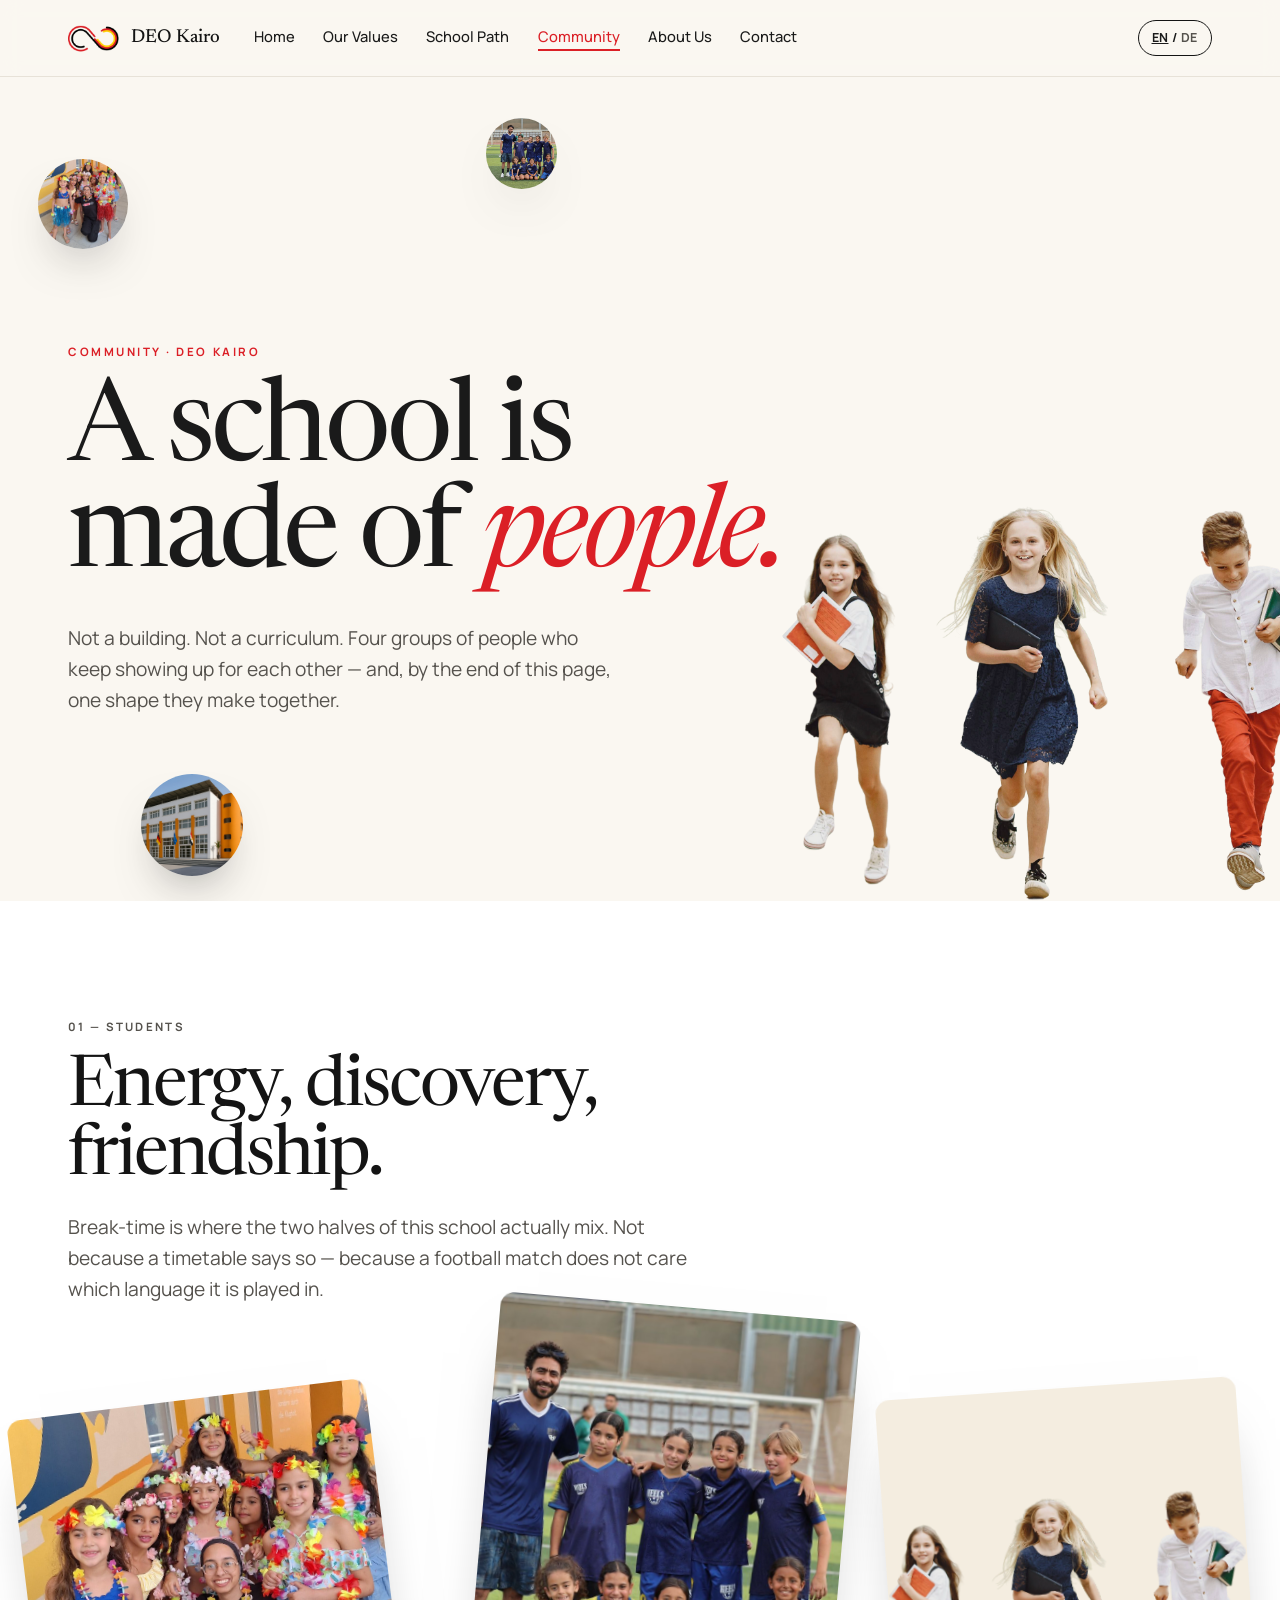
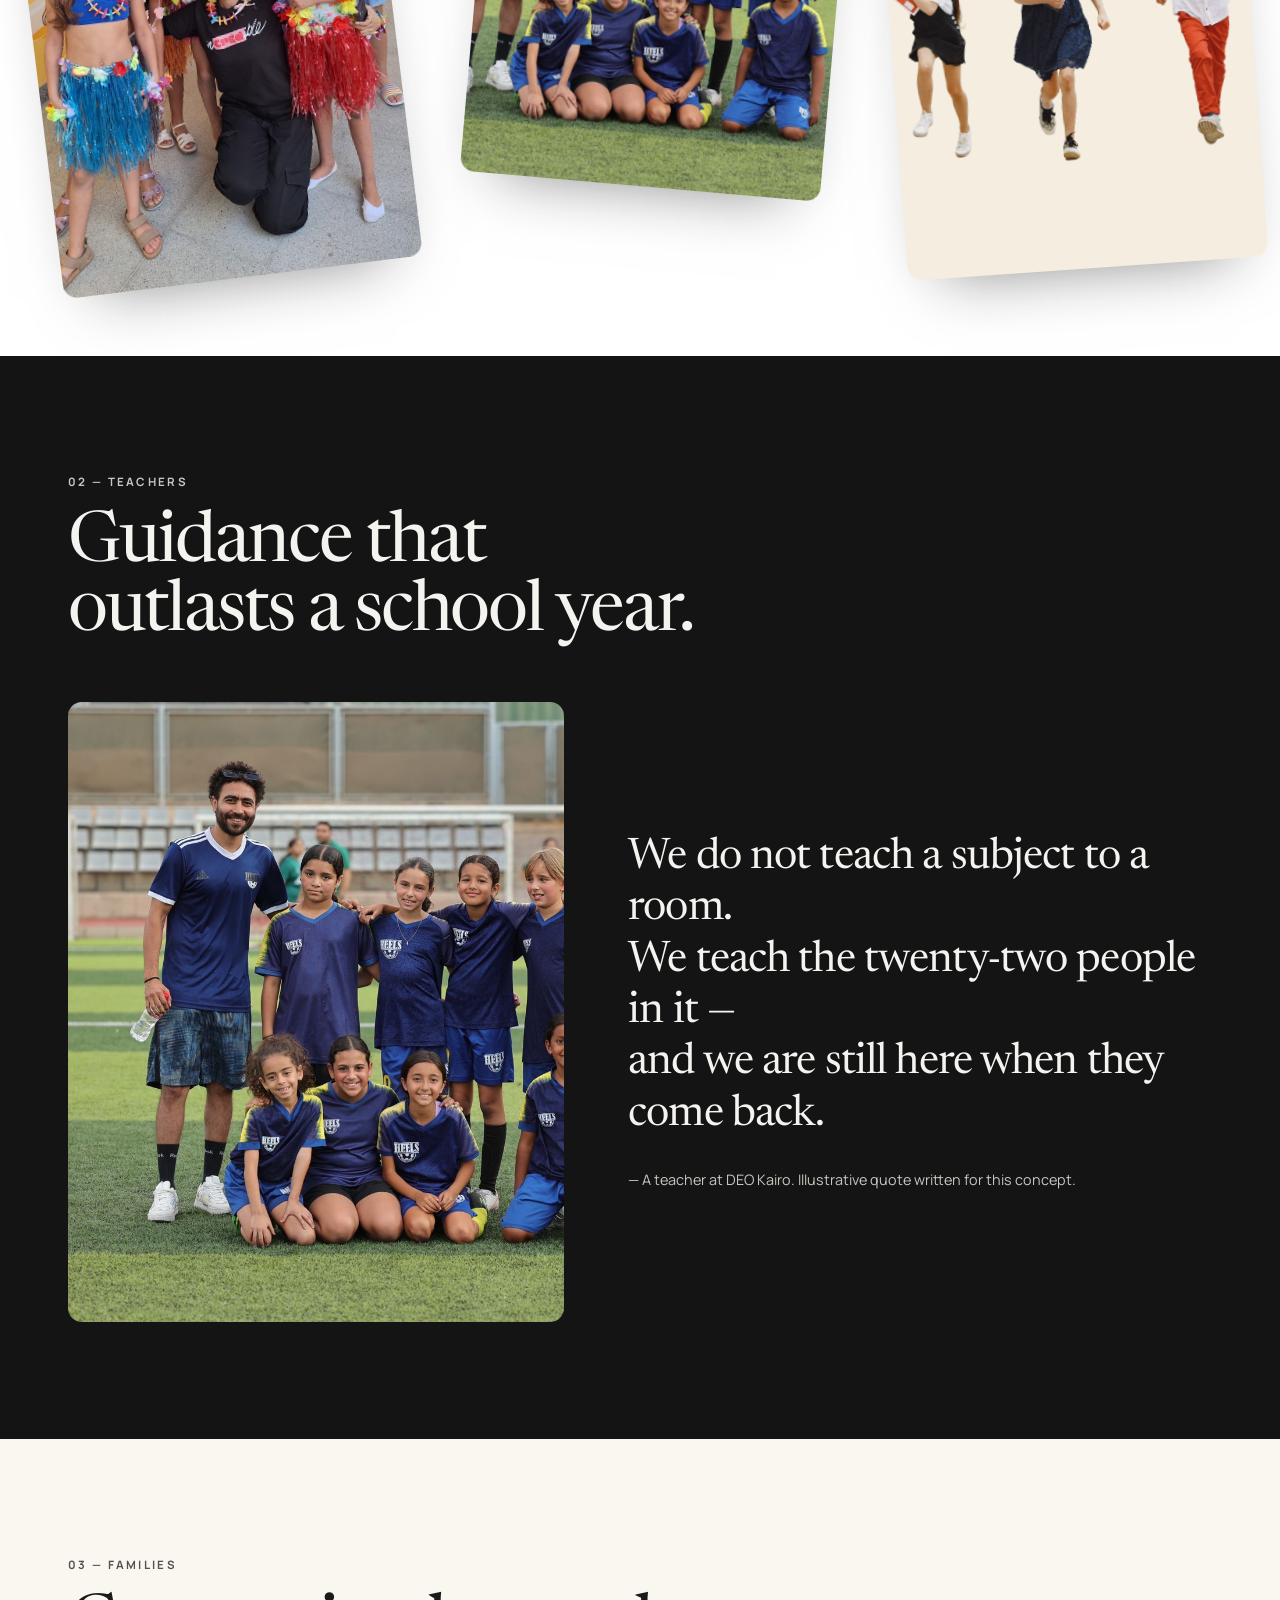
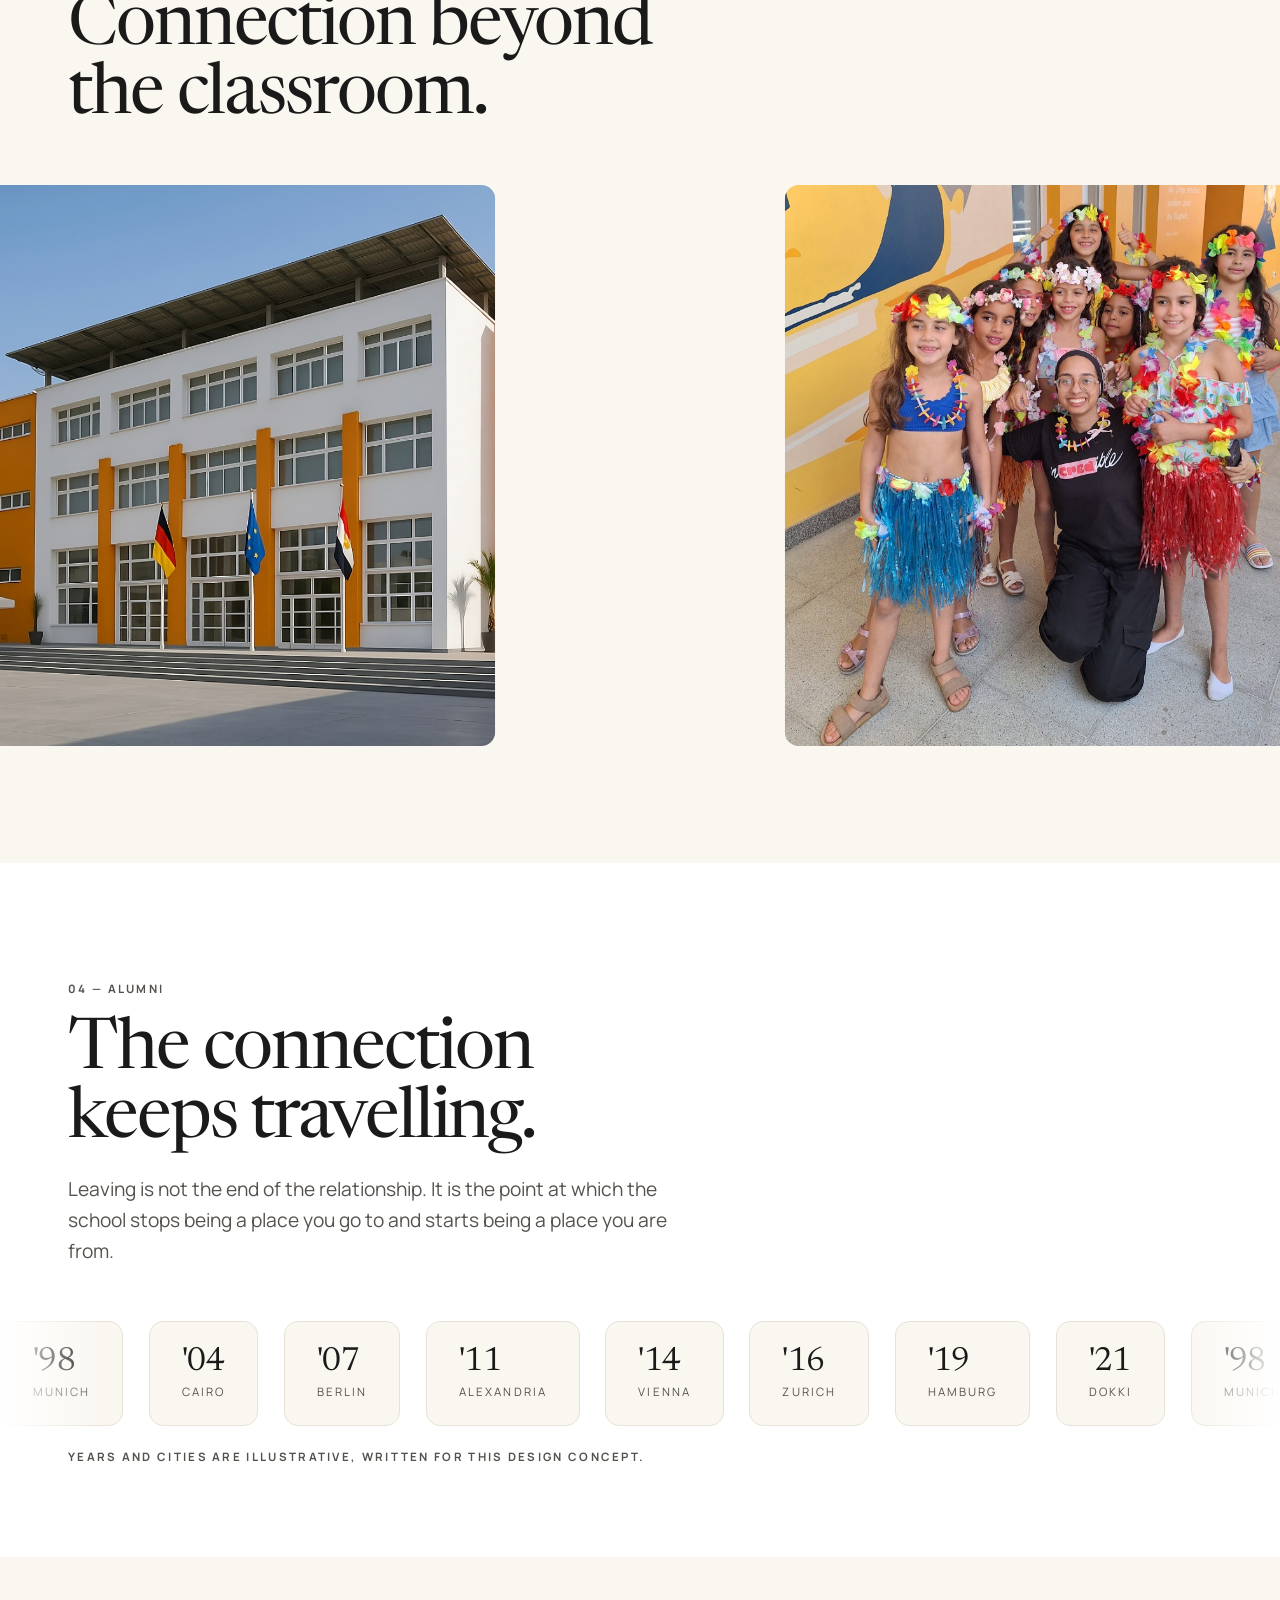
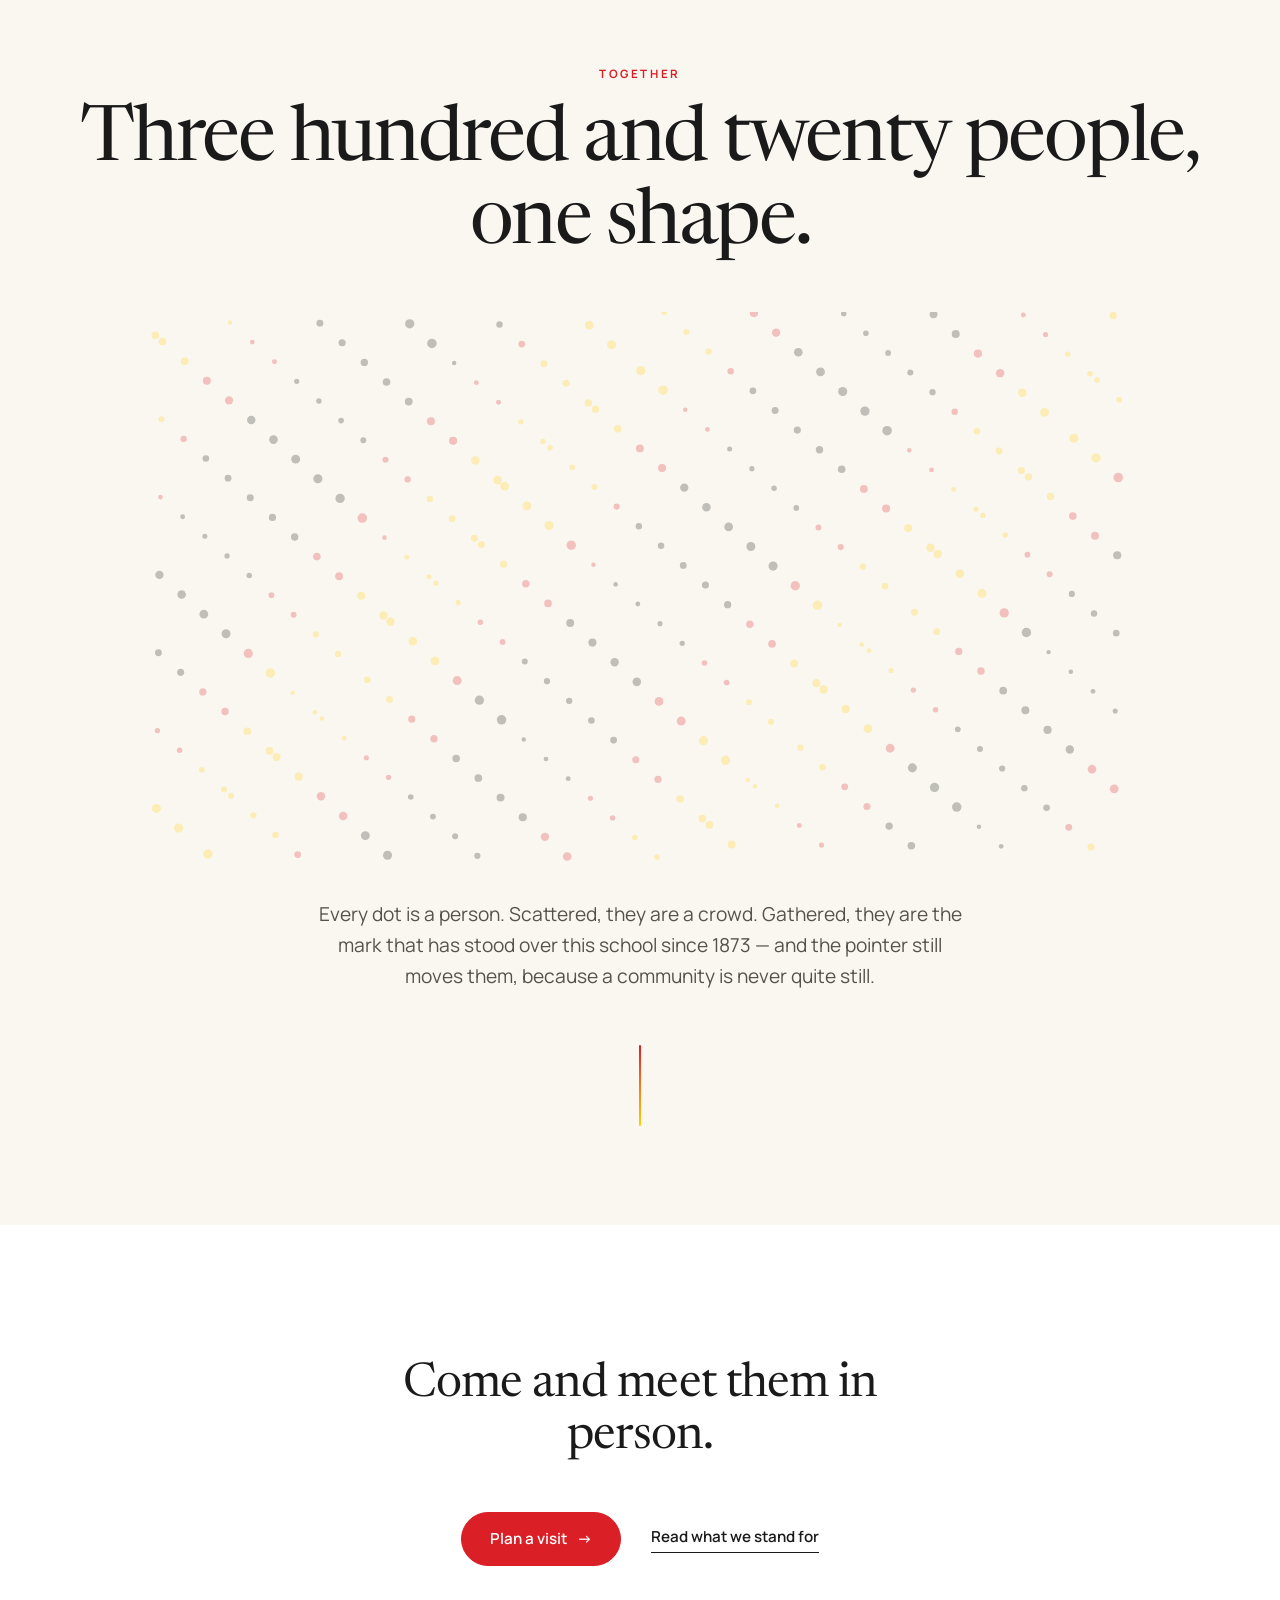
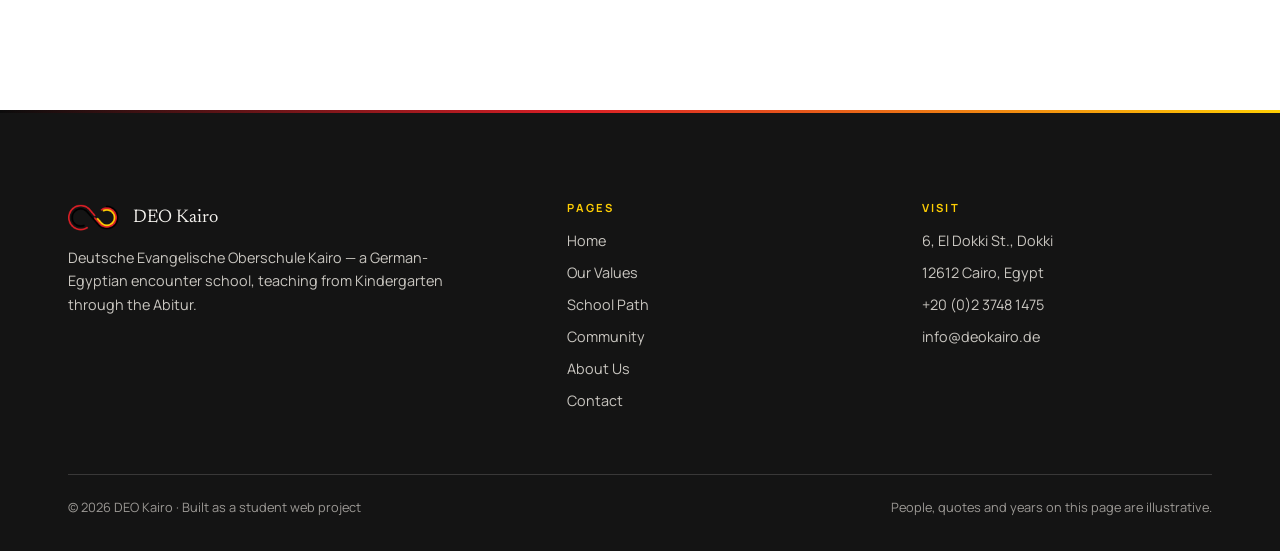
<file: community.html>
<!DOCTYPE html>
<html lang="en">
<head>
<meta charset="UTF-8">
<meta name="viewport" content="width=device-width, initial-scale=1.0">
<title>Community — DEO Kairo</title>
<meta name="description" content="DEO Kairo is not only a school, it is people: students, teachers, families and alumni — four movements that end with the whole page assembling into the DEO mark.">
<meta name="theme-color" content="#FAF7F1">

<link rel="preconnect" href="https://fonts.googleapis.com">
<link rel="preconnect" href="https://fonts.gstatic.com" crossorigin>
<link href="https://fonts.googleapis.com/css2?family=Manrope:wght@400;500;600;700;800&family=Newsreader:ital,opsz,wght@0,6..72,400;0,6..72,500;1,6..72,400&display=swap" rel="stylesheet">

<link rel="stylesheet" href="css/site.css">
<link rel="stylesheet" href="css/community.css">

<script>document.documentElement.classList.add('js');</script>
</head>
<body>

<a class="skip-link" href="#main">Skip to main content</a>

<div class="scroll-progress" aria-hidden="true"><span id="scroll-bar"></span></div>
<div class="cm-cursor" aria-hidden="true"></div>

<header class="site-header" id="site-header">
  <div class="wrap header-inner">
    <a href="index.html" class="brand">
      <img src="assets/deo-logo.png" alt="DEO Kairo" width="68" height="48">
      <span>DEO Kairo</span>
    </a>
    <nav class="main-nav" id="main-nav">
      <a href="index.html" data-en="Home" data-de="Start">Home</a>
      <a href="values.html" data-en="Our Values" data-de="Unsere Werte">Our Values</a>
      <a href="school-path.html" data-en="School Path" data-de="Schulaufbau">School Path</a>
      <a href="community.html" aria-current="page" data-en="Community" data-de="Gemeinschaft">Community</a>
      <a href="about.html" data-en="About Us" data-de="Über uns">About Us</a>
      <a href="contact.html" data-en="Contact" data-de="Kontakt">Contact</a>
    </nav>
    <div class="header-actions">
      <button class="lang-toggle" id="lang-toggle" aria-label="Switch language to German">
        <span class="lang-current">EN</span> / <span class="lang-other">DE</span>
      </button>
    </div>
    <button class="menu-toggle" id="menu-toggle" aria-expanded="false" aria-controls="main-nav">
      <span></span><span></span><span></span>
      <span class="sr-only">Menu</span>
    </button>
  </div>
</header>

<main id="main">

  <!-- ===================== HERO ===================== -->
  <section class="cm-hero">
    <figure class="cm-orb cm-orb-1" aria-hidden="true">
      <img src="assets/student-portrait.jpg" alt="" width="1920" height="1780" loading="lazy" decoding="async" style="object-position:42% 24%">
    </figure>
    <figure class="cm-orb cm-orb-2" aria-hidden="true">
      <img src="assets/campus-building.jpg" alt="" width="1600" height="1067" loading="lazy" decoding="async" style="object-position:28% 30%">
    </figure>
    <figure class="cm-orb cm-orb-3" aria-hidden="true">
      <img src="assets/deo-building.jpg" alt="" width="2000" height="1333" loading="lazy" decoding="async" style="object-position:70% 55%">
    </figure>

    <div class="wrap">
      <p class="eyebrow" data-reveal data-en="Community · DEO Kairo" data-de="Gemeinschaft · DEO Kairo">Community · DEO Kairo</p>
      <h1 data-reveal style="--i:1">
        <span data-en="A school is made of" data-de="Eine Schule besteht aus">A school is made of</span>
        <em data-en="people." data-de="Menschen.">people.</em>
      </h1>
      <p class="lede" data-reveal style="--i:2"
         data-en="Not a building. Not a curriculum. Four groups of people who keep showing up for each other — and, by the end of this page, one shape they make together."
         data-de="Kein Gebäude. Kein Lehrplan. Vier Gruppen von Menschen, die füreinander da sind — und am Ende dieser Seite eine Form, die sie gemeinsam ergeben.">
        Not a building. Not a curriculum. Four groups of people who keep showing up for each
        other — and, by the end of this page, one shape they make together.
      </p>
    </div>

    <div class="cm-cutout" aria-hidden="true">
      <img src="assets/students-running.png" alt="" width="1568" height="1080" decoding="async">
    </div>
  </section>

  <!-- ===================== 01 · STUDENTS =====================
       The photographs arrive thrown down at angles and straighten as the
       section is read: a class arriving, then settling. -->
  <section class="cm-mv cm-mv-students">
    <div class="wrap">
      <div class="cm-mv-head">
        <p class="cm-caption" data-reveal data-en="01 — Students" data-de="01 — Schülerinnen und Schüler">01 — Students</p>
        <h2 class="cm-through" data-reveal style="--i:1"
            data-en="Energy, discovery, friendship."
            data-de="Energie, Entdeckung, Freundschaft.">Energy, discovery, friendship.</h2>
        <p class="lede" data-reveal style="--i:2"
           data-en="Break-time is where the two halves of this school actually mix. Not because a timetable says so — because a football match does not care which language it is played in."
           data-de="In der Pause mischen sich die beiden Hälften dieser Schule wirklich. Nicht weil ein Stundenplan es vorschreibt — sondern weil einem Fußballspiel egal ist, in welcher Sprache es gespielt wird.">
          Break-time is where the two halves of this school actually mix. Not because a
          timetable says so — because a football match does not care which language it is
          played in.
        </p>
      </div>

      <div class="cm-scatter">
        <figure>
          <img src="assets/student-portrait.jpg" alt="Pupils in costume with their teacher on a school theme day"
               width="1920" height="1780" loading="lazy" decoding="async" style="object-position:50% 28%">
        </figure>
        <figure>
          <img src="assets/campus-building.jpg" alt="The girls' football team with their coach on the pitch"
               width="1600" height="1067" loading="lazy" decoding="async" style="object-position:50% 42%">
        </figure>
        <figure>
          <img src="assets/students-running.png" alt="Three pupils running with books under their arms"
               width="1568" height="1080" loading="lazy" decoding="async" style="object-fit:contain;background:#F4EDE0">
        </figure>
      </div>
    </div>
  </section>

  <!-- ===================== 02 · TEACHERS ===================== -->
  <section class="cm-mv cm-mv-teachers on-dark">
    <div class="wrap">
      <div class="cm-mv-head">
        <p class="cm-caption" data-reveal data-en="02 — Teachers" data-de="02 — Lehrkräfte">02 — Teachers</p>
        <h2 data-reveal style="--i:1"
            data-en="Guidance that outlasts a school year."
            data-de="Begleitung, die länger hält als ein Schuljahr.">Guidance that outlasts a school year.</h2>
      </div>

      <div class="cm-split">
        <figure class="cm-portrait">
          <img src="assets/campus-building.jpg" alt="A coach standing with the team he trains"
               width="1600" height="1067" loading="lazy" decoding="async" style="object-position:30% 34%">
        </figure>

        <div>
          <!-- The sentence lands a line at a time, the way it would be said. -->
          <blockquote class="cm-quote">
            <span data-reveal data-en="We do not teach a subject to a room."
                  data-de="Wir unterrichten kein Fach an einen Raum.">We do not teach a subject to a room.</span>
            <span data-reveal style="--i:1" data-en="We teach the twenty-two people in it —"
                  data-de="Wir unterrichten die zweiundzwanzig Menschen darin —">We teach the twenty-two people in it —</span>
            <span data-reveal style="--i:2" data-en="and we are still here when they come back."
                  data-de="und wir sind noch da, wenn sie wiederkommen.">and we are still here when they come back.</span>
          </blockquote>
          <p class="cm-attrib" data-reveal style="--i:3"
             data-en="— A teacher at DEO Kairo. Illustrative quote written for this concept."
             data-de="— Eine Lehrkraft der DEO Kairo. Für dieses Konzept verfasstes Beispielzitat.">
            — A teacher at DEO Kairo. Illustrative quote written for this concept.
          </p>
        </div>
      </div>
    </div>
  </section>

  <!-- ===================== 03 · FAMILIES =====================
       Two halves that travel toward each other as you read, and only make
       sense once they have met. -->
  <section class="cm-mv cm-mv-families">
    <div class="wrap">
      <div class="cm-mv-head">
        <p class="cm-caption" data-reveal data-en="03 — Families" data-de="03 — Familien">03 — Families</p>
        <h2 data-reveal style="--i:1"
            data-en="Connection beyond the classroom."
            data-de="Verbindung über das Klassenzimmer hinaus.">Connection beyond the classroom.</h2>
      </div>

      <div class="cm-meet">
        <figure class="cm-meet-a">
          <img src="assets/deo-building.jpg" alt="The school entrance in the morning"
               width="2000" height="1333" loading="lazy" decoding="async" style="object-position:22% 62%">
        </figure>
        <figure class="cm-meet-b">
          <img src="assets/student-portrait.jpg" alt="Pupils gathered together in a school corridor"
               width="1920" height="1780" loading="lazy" decoding="async" style="object-position:62% 26%">
        </figure>
        <div class="cm-meet-note">
          <p data-en="Two halves of one day: the hours here, and the hours at home. Neither works without the other."
             data-de="Zwei Hälften eines Tages: die Stunden hier und die Stunden zu Hause. Keine funktioniert ohne die andere.">
            Two halves of one day: the hours here, and the hours at home. Neither works
            without the other.
          </p>
        </div>
      </div>
    </div>
  </section>

  <!-- ===================== 04 · ALUMNI ===================== -->
  <section class="cm-mv cm-mv-alumni">
    <div class="wrap">
      <div class="cm-mv-head">
        <p class="cm-caption" data-reveal data-en="04 — Alumni" data-de="04 — Ehemalige">04 — Alumni</p>
        <h2 data-reveal style="--i:1"
            data-en="The connection keeps travelling."
            data-de="Die Verbindung reist weiter.">The connection keeps travelling.</h2>
        <p class="lede" data-reveal style="--i:2"
           data-en="Leaving is not the end of the relationship. It is the point at which the school stops being a place you go to and starts being a place you are from."
           data-de="Der Abschied ist nicht das Ende der Beziehung. Es ist der Moment, in dem die Schule aufhört, ein Ort zu sein, zu dem man geht, und einer wird, aus dem man kommt.">
          Leaving is not the end of the relationship. It is the point at which the school
          stops being a place you go to and starts being a place you are from.
        </p>
      </div>
    </div>

    <div class="cm-marquee">
      <ul class="cm-marquee-inner">
        <li class="cm-alum"><b class="numeral">'98</b><span>Munich</span></li>
        <li class="cm-alum"><b class="numeral">'04</b><span>Cairo</span></li>
        <li class="cm-alum"><b class="numeral">'07</b><span>Berlin</span></li>
        <li class="cm-alum"><b class="numeral">'11</b><span>Alexandria</span></li>
        <li class="cm-alum"><b class="numeral">'14</b><span>Vienna</span></li>
        <li class="cm-alum"><b class="numeral">'16</b><span>Zurich</span></li>
        <li class="cm-alum"><b class="numeral">'19</b><span>Hamburg</span></li>
        <li class="cm-alum"><b class="numeral">'21</b><span>Dokki</span></li>
        <!-- Repeated once so the band can loop without a seam. -->
        <li class="cm-alum" aria-hidden="true"><b class="numeral">'98</b><span>Munich</span></li>
        <li class="cm-alum" aria-hidden="true"><b class="numeral">'04</b><span>Cairo</span></li>
        <li class="cm-alum" aria-hidden="true"><b class="numeral">'07</b><span>Berlin</span></li>
        <li class="cm-alum" aria-hidden="true"><b class="numeral">'11</b><span>Alexandria</span></li>
        <li class="cm-alum" aria-hidden="true"><b class="numeral">'14</b><span>Vienna</span></li>
        <li class="cm-alum" aria-hidden="true"><b class="numeral">'16</b><span>Zurich</span></li>
        <li class="cm-alum" aria-hidden="true"><b class="numeral">'19</b><span>Hamburg</span></li>
        <li class="cm-alum" aria-hidden="true"><b class="numeral">'21</b><span>Dokki</span></li>
      </ul>
    </div>

    <div class="wrap">
      <p class="cm-caption" style="margin-top:22px"
         data-en="Years and cities are illustrative, written for this design concept."
         data-de="Jahrgänge und Städte sind beispielhaft und für dieses Designkonzept verfasst.">
        Years and cities are illustrative, written for this design concept.
      </p>
    </div>
  </section>

  <!-- ===================== TOGETHER =====================
       Everyone on the page, in one field, finding the mark. -->
  <section class="cm-together">
    <div class="wrap">
      <p class="eyebrow" data-reveal data-en="Together" data-de="Zusammen">Together</p>
      <h2 data-reveal style="--i:1"
          data-en="Three hundred and twenty people, one shape."
          data-de="Dreihundertzwanzig Menschen, eine Form.">Three hundred and twenty people, one shape.</h2>

      <div class="cm-canvas-wrap">
        <canvas id="cm-canvas" role="img"
                aria-label="Three hundred and twenty dots gathering into the DEO Kairo mark"></canvas>
        <!-- No canvas, no animation — so the destination is shown directly. -->
        <img class="cm-canvas-fallback" src="assets/deo-logo.png"
             alt="The DEO Kairo mark: two open loops in black and gold, crossed by red"
             width="156" height="88">
      </div>

      <p class="lede" data-reveal
         data-en="Every dot is a person. Scattered, they are a crowd. Gathered, they are the mark that has stood over this school since 1873 — and the pointer still moves them, because a community is never quite still."
         data-de="Jeder Punkt ist ein Mensch. Verstreut sind sie eine Menge. Zusammen sind sie das Zeichen, das seit 1873 über dieser Schule steht — und der Mauszeiger bewegt sie noch immer, denn eine Gemeinschaft steht nie ganz still.">
        Every dot is a person. Scattered, they are a crowd. Gathered, they are the mark that
        has stood over this school since 1873 — and the pointer still moves them, because a
        community is never quite still.
      </p>

      <!-- Carries the mark's own three colours down into the closing line, so
           the page ends as one movement instead of two stacked blocks. -->
      <span class="cm-tail" data-reveal aria-hidden="true"></span>
    </div>
  </section>

  <section class="vw-next vw-next--center">
    <div class="wrap vw-next-inner">
      <h2 data-reveal data-en="Come and meet them in person."
          data-de="Lernen Sie sie persönlich kennen.">Come and meet them in person.</h2>
      <div class="vw-next-links" data-reveal style="--i:1">
        <a class="btn btn-solid" href="contact.html">
          <span data-en="Plan a visit" data-de="Besuch planen">Plan a visit</span>
          <span class="arw" aria-hidden="true">&rarr;</span>
        </a>
        <a class="link-arrow" href="values.html">
          <span data-en="Read what we stand for" data-de="Wofür wir stehen">Read what we stand for</span>
        </a>
      </div>
    </div>
  </section>

</main>

<footer class="site-footer">
  <div class="wrap">
    <div class="footer-grid">
      <div>
        <div class="footer-brand-row">
          <img src="assets/deo-logo.png" alt="" width="68" height="48">
          <span>DEO Kairo</span>
        </div>
        <p data-en="Deutsche Evangelische Oberschule Kairo — a German-Egyptian encounter school, teaching from Kindergarten through the Abitur."
           data-de="Deutsche Evangelische Oberschule Kairo — eine deutsch-ägyptische Begegnungsschule, vom Kindergarten bis zum Abitur.">
          Deutsche Evangelische Oberschule Kairo — a German-Egyptian encounter school,
          teaching from Kindergarten through the Abitur.
        </p>
      </div>
      <nav class="footer-col" aria-label="Pages">
        <h3 data-en="Pages" data-de="Seiten">Pages</h3>
        <ul>
          <li><a href="index.html" data-en="Home" data-de="Start">Home</a></li>
          <li><a href="values.html" data-en="Our Values" data-de="Unsere Werte">Our Values</a></li>
          <li><a href="school-path.html" data-en="School Path" data-de="Schulaufbau">School Path</a></li>
          <li><a href="community.html" data-en="Community" data-de="Gemeinschaft">Community</a></li>
          <li><a href="about.html" data-en="About Us" data-de="Über uns">About Us</a></li>
          <li><a href="contact.html" data-en="Contact" data-de="Kontakt">Contact</a></li>
        </ul>
      </nav>
      <div class="footer-col">
        <h3 data-en="Visit" data-de="Besuch">Visit</h3>
        <ul>
          <li>6, El Dokki St., Dokki</li>
          <li>12612 Cairo, Egypt</li>
          <li><a href="tel:+20237481475">+20 (0)2 3748 1475</a></li>
          <li><a href="mailto:info@deokairo.de">info@deokairo.de</a></li>
        </ul>
      </div>
    </div>
    <div class="footer-base">
      <span data-en="© 2026 DEO Kairo · Built as a student web project"
            data-de="© 2026 DEO Kairo · Erstellt als Studierendenprojekt">© 2026 DEO Kairo · Built as a student web project</span>
      <span data-en="People, quotes and years on this page are illustrative."
            data-de="Personen, Zitate und Jahrgänge auf dieser Seite sind beispielhaft.">People, quotes and years on this page are illustrative.</span>
    </div>
  </div>
</footer>

<button class="to-top" id="to-top" aria-label="Back to top"><span aria-hidden="true">&uarr;</span></button>

<script src="js/deo-mark.js"></script>
<script src="js/site.js"></script>
<script src="js/community.js"></script>
</body>
</html>
</file>
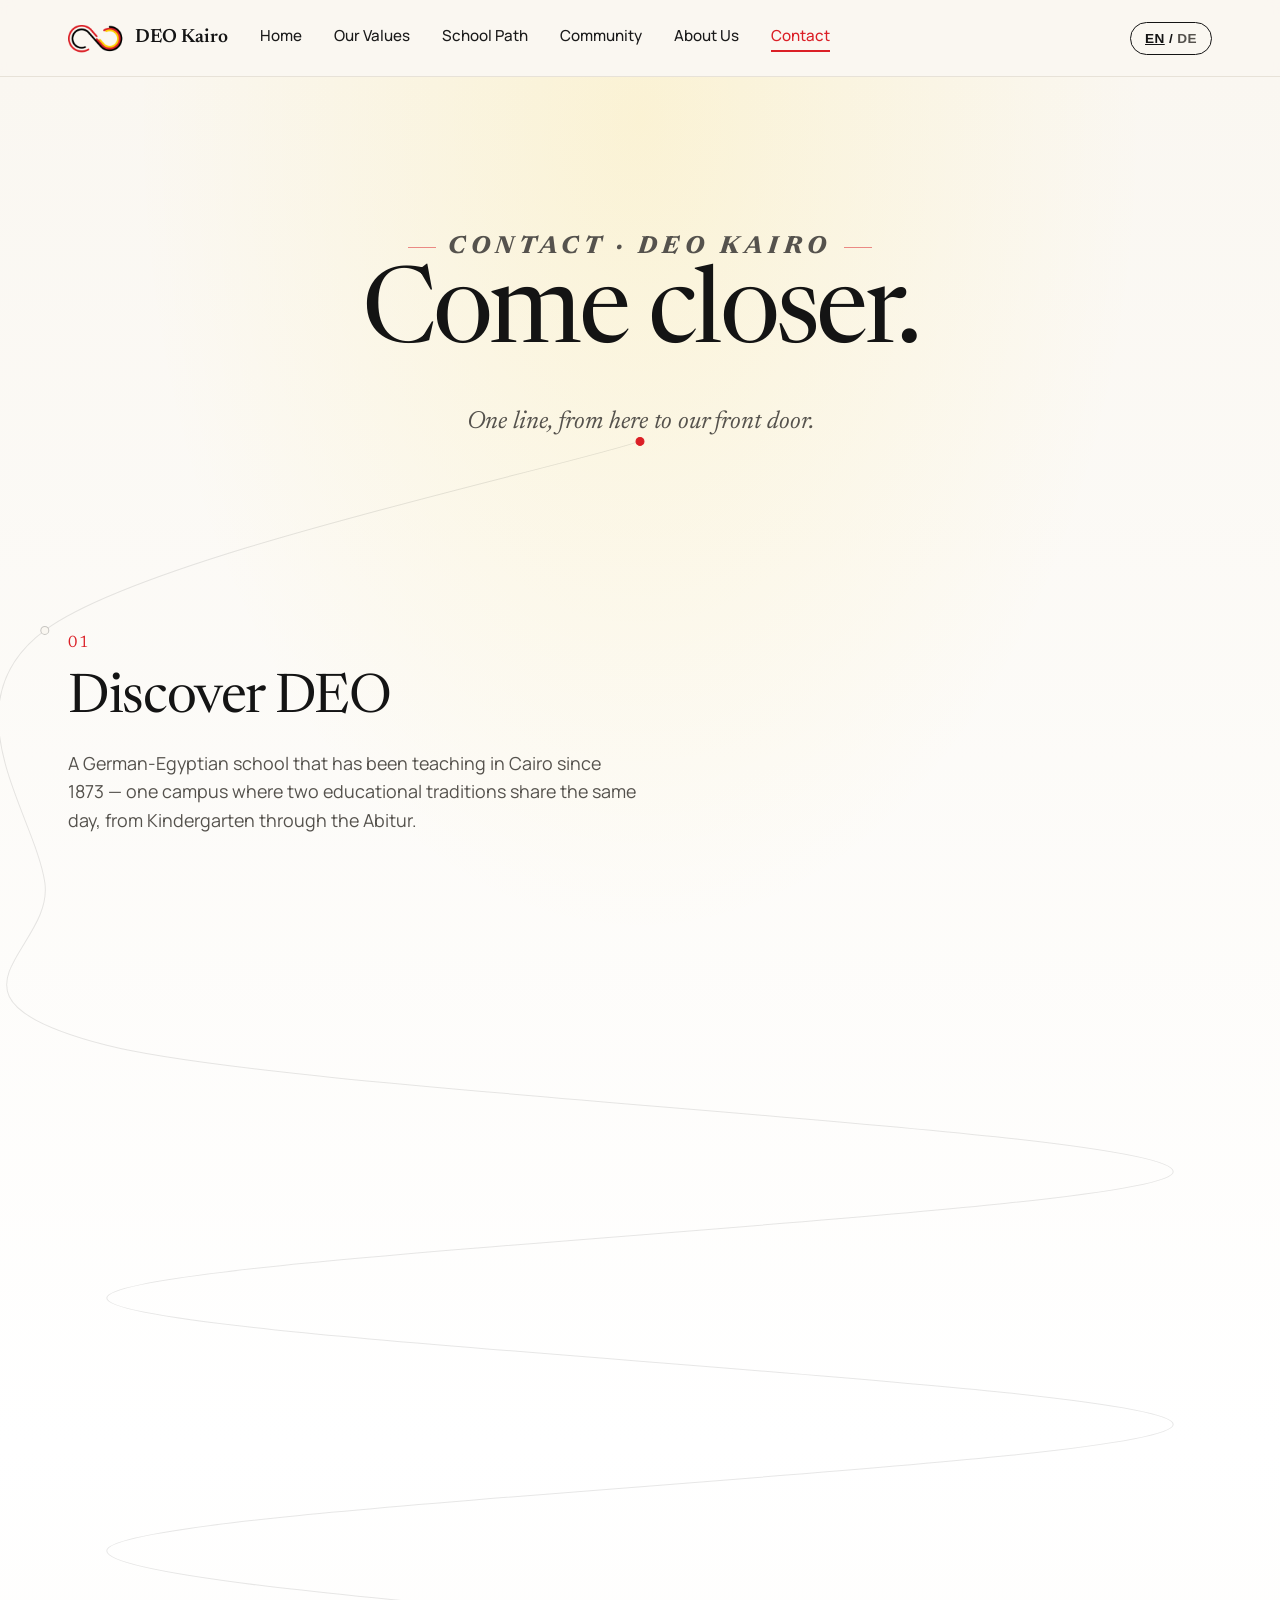
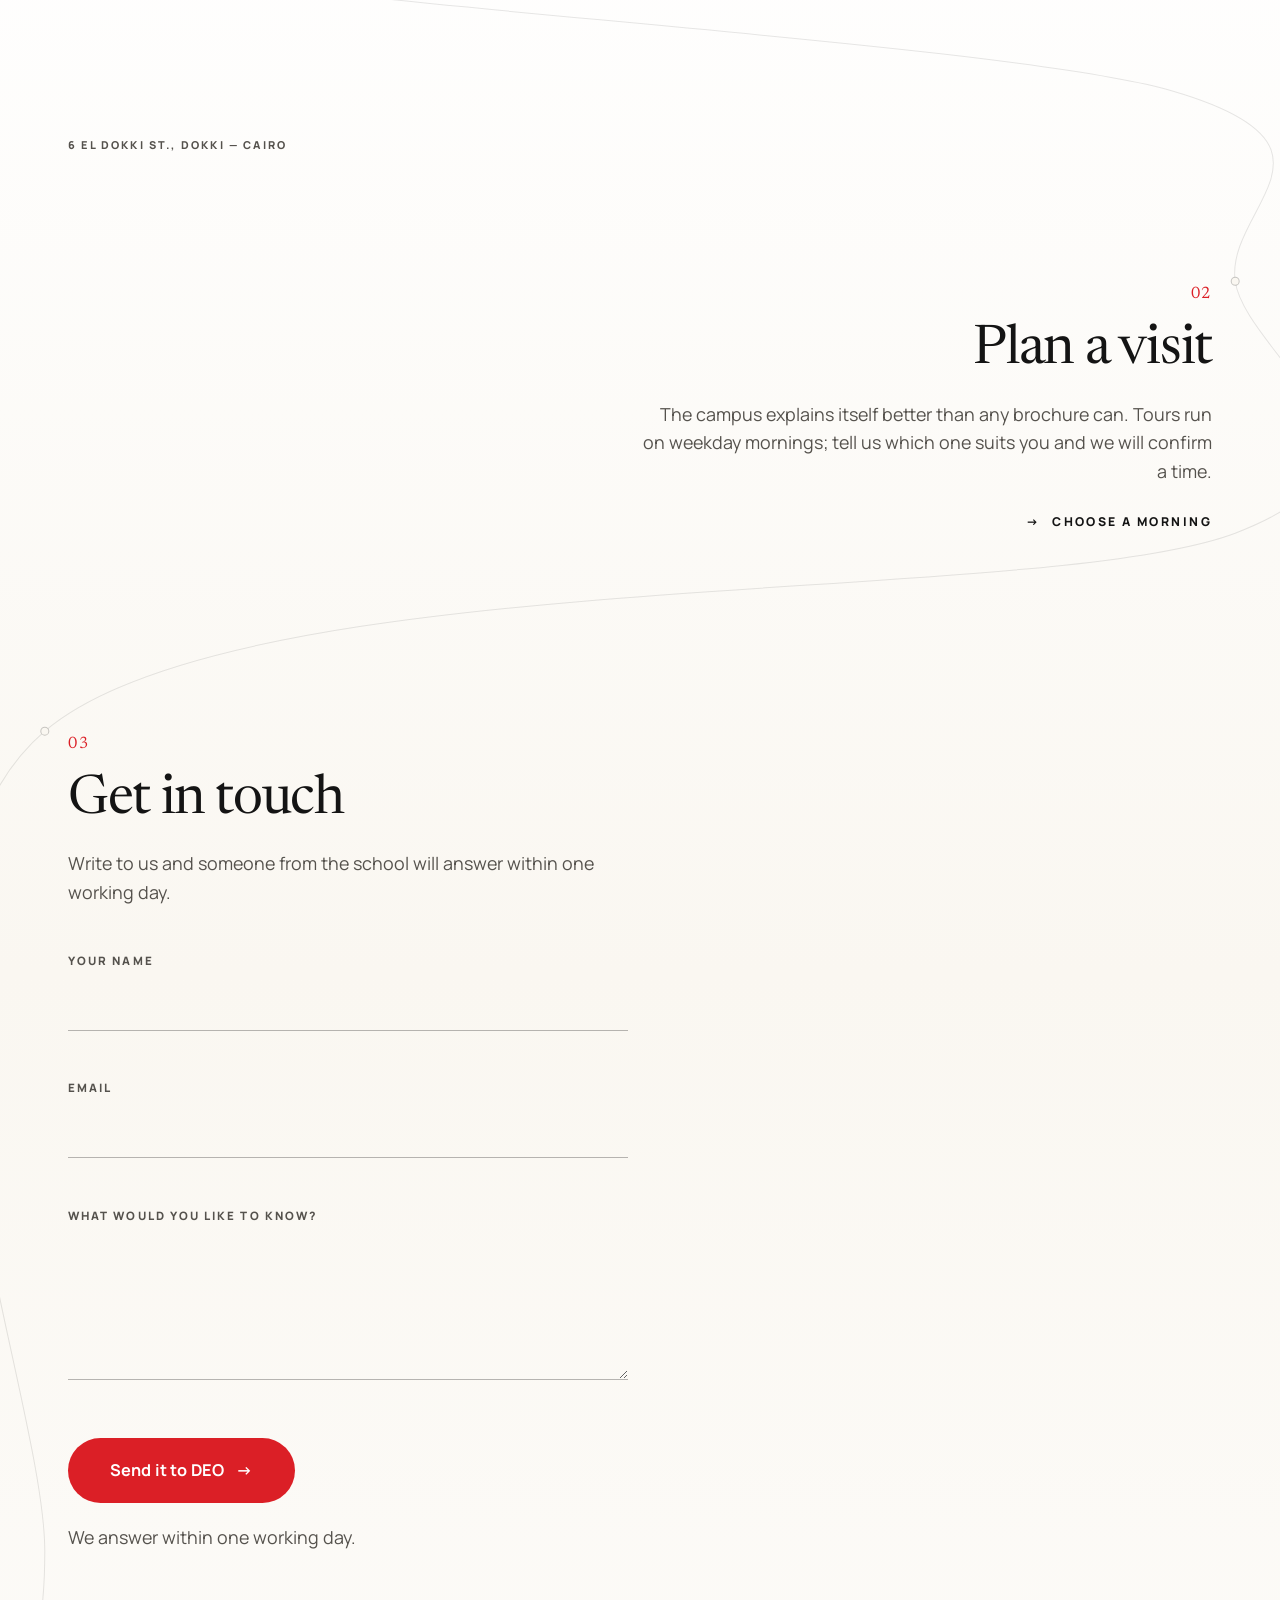
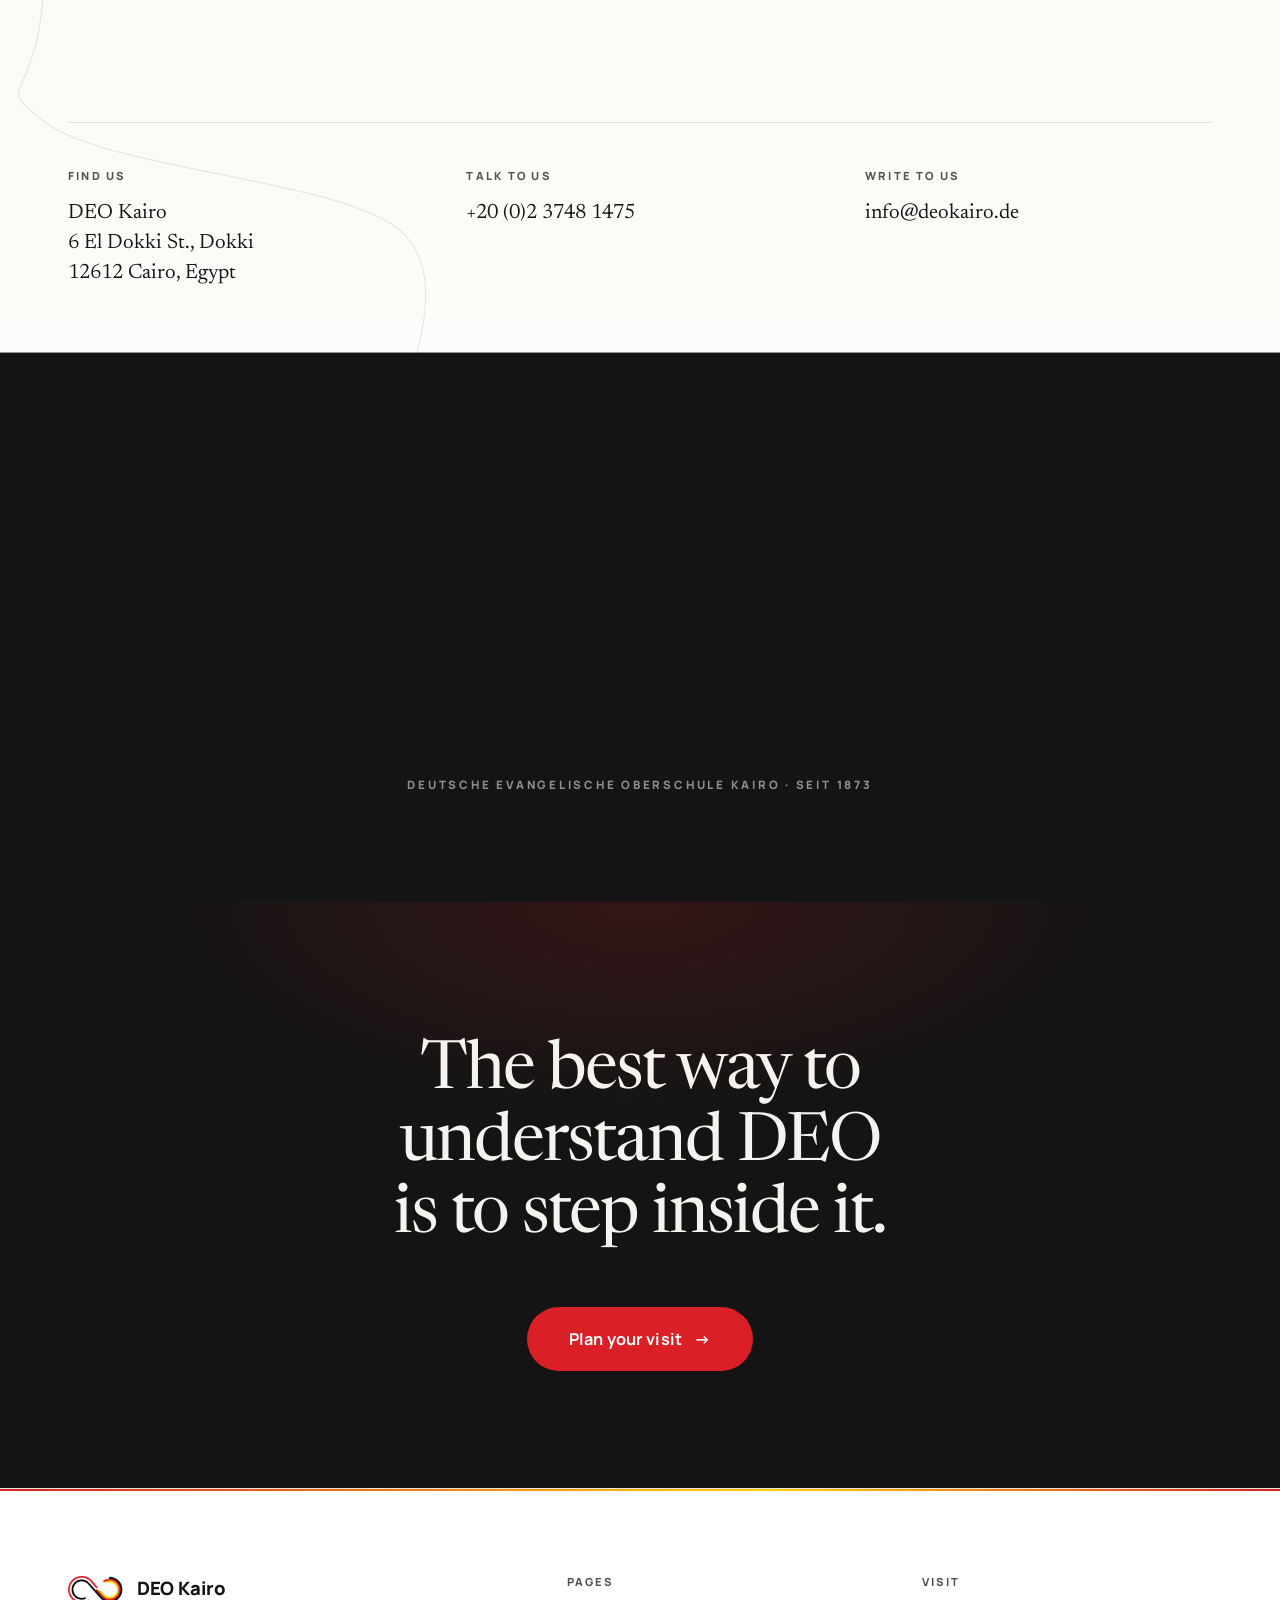
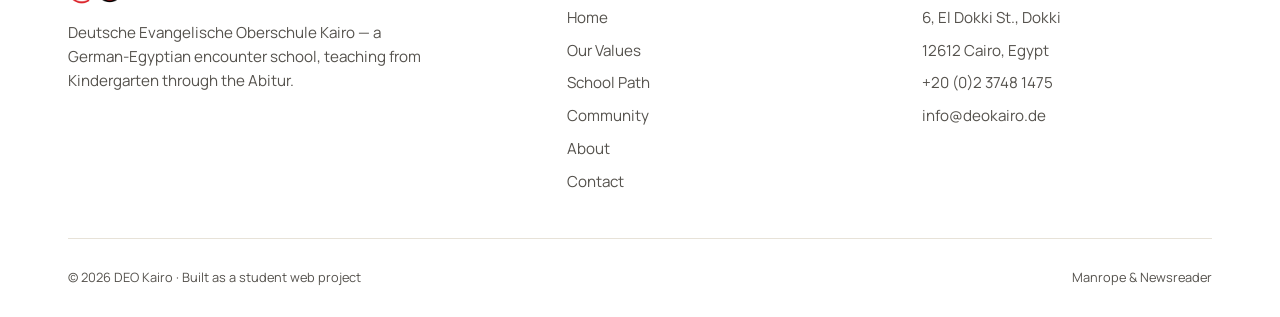
<file: contact.html>
<!DOCTYPE html>
<html lang="en">
<head>
<meta charset="UTF-8">
<meta name="viewport" content="width=device-width, initial-scale=1.0">
<title>Contact — DEO Kairo</title>
<meta name="description" content="One continuous line travels from Discover DEO to Plan a Visit to Get in Touch, reveals the DEO Kairo building, and finally draws itself into the DEO mark.">
<meta name="theme-color" content="#FAF7F1">

<link rel="preconnect" href="https://fonts.googleapis.com">
<link rel="preconnect" href="https://fonts.gstatic.com" crossorigin>
<link href="https://fonts.googleapis.com/css2?family=Manrope:wght@400;500;600;700;800&family=Newsreader:ital,opsz,wght@0,6..72,400;0,6..72,500;1,6..72,400&display=swap" rel="stylesheet">

<script>document.documentElement.classList.add('js');</script>

<style>
/* ==========================================================================
   DESIGN TOKENS — identical to css/style.css, about.html and contact.html
   ========================================================================== */
:root {
  --ink:              #141414;
  --ink-soft:         #262626;
  --cream:            #FAF7F1;
  --cream-soft:       #FFFFFF;
  --red:              #DB1F26;
  --red-dark:         #8F1216;
  --gold:             #FFCE03;
  --text-on-dark:     #F5F3EF;
  --text-on-light:    #1A1A1A;
  --text-muted-dark:  #C9C6C0;
  --text-muted-light: #55524D;
  --border-light:     #E7E2D8;

  --sans:  'Manrope', system-ui, -apple-system, 'Segoe UI', sans-serif;
  --serif: 'Newsreader', Georgia, 'Times New Roman', serif;

  --ease: cubic-bezier(.22, 1, .36, 1);
  --fast: 200ms;
  --slow: 700ms;

  --container: 1240px;
  --rail: 0px;         /* how far chapter copy steps off the drawn line */
}

/* ==========================================================================
   RESET & BASE
   ========================================================================== */
*, *::before, *::after { box-sizing: border-box; }
body, h1, h2, h3, p, figure, ul, ol, fieldset { margin: 0; }
ul, ol { list-style: none; padding: 0; }
fieldset { border: 0; padding: 0; min-width: 0; }
legend { padding: 0; }
img { display: block; max-width: 100%; }
html {
  scroll-behavior: smooth;
  -webkit-text-size-adjust: 100%;
  scroll-padding-top: 96px;
}
body {
  font-family: var(--sans);
  background: var(--cream);
  color: var(--ink);
  line-height: 1.6;
  -webkit-font-smoothing: antialiased;
  overflow-x: clip;
}
a { color: inherit; text-decoration: none; }

.wrap {
  width: 100%;
  max-width: var(--container);
  margin-inline: auto;
  padding-inline: clamp(20px, 5vw, 48px);
}

:focus-visible { outline: 3px solid var(--ink); outline-offset: 3px; border-radius: 3px; }
.v2-close :focus-visible, .site-footer :focus-visible { outline-color: var(--gold); }

.skip-link {
  position: absolute; top: -100px; left: 16px; z-index: 999;
  background: var(--ink); color: var(--text-on-dark);
  padding: 14px 22px; font-weight: 700; border-radius: 0 0 8px 8px;
  transition: top var(--fast) var(--ease);
}
.skip-link:focus { top: 0; }
.sr-only {
  position: absolute; width: 1px; height: 1px;
  overflow: hidden; clip-path: inset(50%); white-space: nowrap;
}

/* ==========================================================================
   HEADER — unchanged from the rest of the site
   ========================================================================== */
.site-header {
  position: sticky; top: 0; z-index: 50;
  background: rgba(250, 247, 241, 0.9);
  backdrop-filter: blur(8px); -webkit-backdrop-filter: blur(8px);
  border-bottom: 1px solid var(--border-light);
}
.header-inner {
  display: flex; align-items: center; justify-content: space-between;
  height: 76px; gap: 32px;
}
.brand {
  display: flex; align-items: center; gap: 10px;
  font-family: var(--serif); font-weight: 600; font-size: 1.2rem;
  color: var(--ink); white-space: nowrap;
}
.brand-mark { height: 32px; width: auto; flex: none; }

.main-nav { display: flex; gap: 32px; }
.main-nav a {
  position: relative; padding-bottom: 3px;
  font-weight: 500; font-size: 0.95rem; color: var(--text-on-light);
}
.main-nav a::after {
  content: ""; position: absolute; left: 0; bottom: 0;
  width: 100%; height: 2px; background: var(--red);
  transform: scaleX(0); transform-origin: right;
  transition: transform 320ms var(--ease);
}
.main-nav a:hover::after, .main-nav a:focus-visible::after { transform: scaleX(1); transform-origin: left; }
.main-nav a:hover { color: var(--red); }
.main-nav a[aria-current="page"] { color: var(--red); }
.main-nav a[aria-current="page"]::after { transform: scaleX(1); }

.header-actions { margin-left: auto; display: flex; align-items: center; gap: 16px; }
.lang-toggle {
  background: transparent; border: 1.5px solid var(--ink); border-radius: 999px;
  padding: 8px 14px; font-size: 0.85rem; font-weight: 700; letter-spacing: 0.03em;
  cursor: pointer; color: var(--ink);
  transition: background var(--fast) var(--ease), color var(--fast) var(--ease);
}
.lang-toggle:hover { background: var(--ink); color: var(--text-on-dark); }
.lang-current { text-decoration: underline; }
.lang-other { color: var(--text-muted-light); }

.menu-toggle {
  display: none; flex-direction: column; gap: 5px;
  background: none; border: none; cursor: pointer; padding: 8px; margin-left: 12px;
}
.menu-toggle span { width: 22px; height: 2px; background: var(--ink); }


/* ==========================================================================
   BUTTONS
   ========================================================================== */
.btn {
  display: inline-flex; align-items: center; justify-content: center; gap: 12px;
  padding: 19px 42px; border: none; border-radius: 999px;
  background: var(--red); color: #fff;
  font: inherit; font-size: 1.02rem; font-weight: 700; letter-spacing: .01em;
  cursor: pointer; position: relative; overflow: hidden;
  transition: background var(--fast) var(--ease), transform var(--fast) var(--ease),
              box-shadow var(--fast) var(--ease);
}
.btn:hover {
  background: var(--red-dark); transform: translateY(-3px);
  box-shadow: 0 18px 34px -18px rgba(219, 31, 38, .95);
}
.btn:active { transform: translateY(0) scale(.985); }
.btn .arw { transition: transform var(--fast) var(--ease); }
.btn:hover .arw { transform: translateX(5px); }

.link-arrow {
  display: inline-flex; align-items: center; gap: 12px;
  margin-top: 26px;
  font-size: .76rem; font-weight: 800; letter-spacing: .2em; text-transform: uppercase;
  color: var(--ink);
  transition: color var(--fast) var(--ease);
}
.link-arrow .arw { display: inline-block; transition: transform 380ms var(--ease); }
.link-arrow:hover { color: var(--red); }
.link-arrow:hover .arw { transform: translateX(8px); }

/* ==========================================================================
   REVEALS
   Two kinds only, so nothing competes with the line for attention.
   ========================================================================== */
.js [data-reveal] {
  opacity: 0;
  transition: opacity var(--slow) var(--ease), transform var(--slow) var(--ease);
  transition-delay: calc(var(--i, 0) * 90ms);
}
.js [data-reveal="up"] { transform: translateY(20px); }
.js [data-reveal].is-visible { opacity: 1; transform: none; }

/* ==========================================================================
   THE JOURNEY CANVAS
   --------------------------------------------------------------------------
   #v2-journey is the coordinate space for ONE <svg> that spans the whole
   experience. Every section inside is transparent and sits above the svg, so
   the line runs continuously behind the type from the first screen to the
   last, and is never cut in half by a section background.
   ========================================================================== */
#v2-journey {
  position: relative;
  background:
    radial-gradient(ellipse 58% 30% at 50% 1%, rgba(255, 206, 3, .12), transparent 68%),
    linear-gradient(180deg, var(--cream) 0%, var(--cream-soft) 34%, var(--cream) 62%, var(--cream-soft) 100%);
}
#v2-journey > section { position: relative; z-index: 1; background: none; }

.v2-svg {
  position: absolute; inset: 0;
  width: 100%; height: 100%;
  z-index: 0; overflow: visible; pointer-events: none;
}
/* The road ahead: only ever the route, never the logo — the mark must be
   built by the line itself, not traced over a visible template. */
.v2-ghost { fill: none; stroke: rgba(20, 20, 20, .10); stroke-width: 1; }

/* The line. One stroke, one gradient: DEO red for the journey, resolving to
   the mark's ink as it starts to draw the logo. */
.v2-line {
  fill: none;
  stroke: url(#v2-grad);
  stroke-width: 1.6;
  stroke-linecap: round;
  stroke-linejoin: round;
}
/* The tail is the same stroke as .v2-line, continuing across the join — it is
   split off only because it alone has to thin away as the bold mark fills in.
   Its width is written from script. */
.v2-tail {
  fill: none;
  stroke: url(#v2-grad);
  stroke-width: 1.6;
  stroke-linecap: round;
  stroke-linejoin: round;
}

/* The DEO mark, drawn rather than traced.
   -----------------------------------------------------------------------------
   assets/deo-logo.png is a 156x88 raster, and outlines auto-traced from it
   carry every wobble of that grid: uneven weight, faceted curves, ragged ends.
   At the size this animation shows the mark, all of it was visible, and it sat
   badly next to the perfectly smooth infinity it hands over to.

   So the mark is now built the same way the infinity is: three arcs of the same
   lemniscate family, each a constant-width stroke with round caps. Red rides
   outside the left loop, ink outside the right, gold nested innermost — the
   arrangement, proportions and colours measured off the original artwork. The
   result is smooth at any size and matches the figure it becomes.

   Reversed out: the mark sits on ink, where a black stroke would be invisible,
   so the ink arc is drawn cream. Red and gold are unchanged. */
.v2-logo-ink,
.v2-logo-red,
.v2-logo-gold {
  fill: none;
  stroke-linecap: round;
  stroke-linejoin: round;
}
.v2-logo-ink  { stroke: var(--text-on-dark); }
.v2-logo-red  { stroke: var(--red); }
.v2-logo-gold { stroke: var(--gold); }

/* ---- The living infinity ------------------------------------------------
   The track is the same fitted curve the logo was built on, closed and
   stroked boldly — one continuous figure that flows through both loops and
   crosses once in the middle. The pulse is a dashed segment of that exact
   path, so the colour can only ever travel where the track goes. */
.v2-track {
  fill: none;
  stroke: rgba(245, 243, 239, .20);
  stroke-linecap: round;
  stroke-linejoin: round;
}
.v2-pulse {
  fill: none;
  stroke: url(#v2-pulse-grad);
  stroke-linecap: round;
  stroke-linejoin: round;
}
/* A wider, fainter copy of the same segment — a glow without a filter, so
   nothing has to be re-rasterised every frame. */
.v2-pulse-glow {
  fill: none;
  stroke: url(#v2-pulse-grad);
  stroke-linecap: round;
  stroke-linejoin: round;
  opacity: .22;
}

.v2-valdot {
  fill: var(--text-on-dark);
  stroke: none;
}
.v2-val {
  font-family: var(--sans);
  font-weight: 800;
  letter-spacing: .18em;
  text-transform: uppercase;
  fill: var(--text-on-dark);
}

.v2-dot { fill: var(--red); opacity: 0; transition: opacity 400ms var(--ease); }
.v2-halo { fill: none; stroke: var(--red); stroke-width: 1; opacity: 0; transition: opacity 400ms var(--ease); }

.v2-node {
  fill: var(--cream); stroke: rgba(20, 20, 20, .22); stroke-width: 1;
  transition: fill 500ms var(--ease), stroke 500ms var(--ease);
}
.v2-node.lit { fill: var(--red); stroke: var(--red); }

/* Zero-size markers: they contribute nothing to layout and only tell the
   controller where the line should pass. */
.v2-a { display: block; width: 0; height: 0; }
.v2-a[data-abs] { position: absolute; left: 0; }

/* ==========================================================================
   HERO
   ========================================================================== */
.v2-hero {
  display: grid; place-items: center; text-align: center;
  padding: clamp(76px, 13vh, 150px) 0 clamp(56px, 10vh, 120px);
}
.v2-hero-inner { max-width: 880px; margin-inline: auto; }
.eyebrow {
  display: inline-flex; align-items: center; gap: 12px; margin-bottom: 28px;
  font-size: .72rem; font-weight: 800; letter-spacing: .22em; text-transform: uppercase;
  color: var(--text-muted-light);
}
.eyebrow::before, .eyebrow::after { content: ""; width: 28px; height: 1px; background: var(--red); opacity: .5; }
.v2-hero h1 {
  font-family: var(--serif);
  font-size: clamp(2.8rem, 10vw, 6.6rem);
  font-weight: 400; line-height: .98; letter-spacing: -.035em;
}
.v2-hero p {
  max-width: 36ch; margin: clamp(24px, 4vh, 38px) auto 0;
  font-family: var(--serif); font-style: italic;
  font-size: clamp(1.1rem, 2.1vw, 1.55rem); line-height: 1.45;
  color: var(--text-muted-light);
}

/* ==========================================================================
   CHAPTERS 01 / 02 / 03
   Editorial blocks that the line threads through, alternating sides so the
   route has a reason to move rather than running straight down.
   ========================================================================== */
.v2-chapter { padding: clamp(66px, 11vh, 132px) 0; }
.v2-chapter-inner { max-width: 660px; padding-left: var(--rail); }
.v2-chapter--right .v2-chapter-inner { margin-left: auto; padding-left: 0; padding-right: var(--rail); text-align: right; }
.v2-chapter--right .link-arrow { flex-direction: row-reverse; }

.v2-num {
  display: block;
  font-family: var(--serif);
  font-size: clamp(.9rem, 1.3vw, 1.05rem);
  letter-spacing: .1em;
  color: var(--red);
  margin-bottom: 14px;
}
.v2-chapter h2 {
  font-family: var(--serif);
  font-size: clamp(1.9rem, 4.6vw, 3.4rem);
  font-weight: 400; line-height: 1.06; letter-spacing: -.025em;
  text-wrap: balance;
}
.v2-chapter p {
  margin-top: 20px;
  font-size: clamp(1rem, 1.4vw, 1.12rem);
  color: var(--text-muted-light);
  max-width: 52ch;
}
.v2-chapter--right p { margin-left: auto; }

/* ==========================================================================
   THE BUILDING — painted into view by the line itself
   --------------------------------------------------------------------------
   The photograph lives INSIDE the page-spanning svg and is masked by a very
   thick copy of the same path. Because the mask stroke shares the line's
   dash offset, the picture can only exist where the line has already been:
   the line is literally the brush. Nothing fades.
   ========================================================================== */
.v2-canvas-wrap { padding: clamp(20px, 4vh, 56px) 0 clamp(40px, 7vh, 92px); }
.v2-canvas {
  position: relative;
  height: clamp(420px, 78vh, 760px);
}
.v2-canvas-label {
  position: absolute; left: 0; bottom: -34px; z-index: 2;
  font-size: .68rem; font-weight: 800; letter-spacing: .2em; text-transform: uppercase;
  color: var(--text-muted-light);
}
/* Without JS the svg <image> is never positioned, so show a plain picture. */
.v2-canvas-fallback { display: none; }
html:not(.js) .v2-canvas { height: auto; }
html:not(.js) .v2-canvas-fallback { display: block; }
html:not(.js) .v2-canvas-fallback img { width: 100%; height: auto; }

/* ==========================================================================
   THE CONVERSATION (inside chapter 03)
   ========================================================================== */
.v2-form { margin-top: clamp(34px, 5vh, 56px); max-width: 560px; position: relative; }
.v2-field + .v2-field { margin-top: 26px; }
.v2-field label {
  display: block; margin-bottom: 8px;
  font-size: .72rem; font-weight: 800; letter-spacing: .18em; text-transform: uppercase;
  color: var(--text-muted-light);
}
.v2-field input, .v2-field textarea {
  display: block; width: 100%;
  padding: 8px 2px 12px;
  font-family: var(--serif);
  font-size: clamp(1.1rem, 2vw, 1.4rem);
  line-height: 1.4; color: var(--ink);
  background: transparent; border: 0;
  border-bottom: 1px solid rgba(20, 20, 20, .3);
  border-radius: 0; outline: none;
  transition: border-color var(--fast) var(--ease);
}
.v2-field textarea { resize: vertical; min-height: 6.5rem; }
.v2-field input::placeholder, .v2-field textarea::placeholder {
  color: rgba(20, 20, 20, .22); font-style: italic;
}
.v2-field input:focus, .v2-field textarea:focus { border-color: var(--red); }
.v2-field input[aria-invalid="true"], .v2-field textarea[aria-invalid="true"] {
  border-color: var(--red); border-bottom-width: 2px;
}
.v2-error {
  display: block; margin-top: 8px;
  font-size: .84rem; font-weight: 600; color: var(--red-dark); min-height: 1.1em;
}
.v2-send { margin-top: clamp(28px, 4vh, 42px); }
.v2-note { margin-top: 18px; font-size: .88rem; color: var(--text-muted-light); }

.v2-hp { position: absolute; left: -9999px; width: 1px; height: 1px; overflow: hidden; }

.v2-done { display: none; margin-top: clamp(34px, 5vh, 56px); }
.v2-done b {
  display: block; font-family: var(--serif); font-weight: 400;
  font-size: clamp(1.6rem, 3.6vw, 2.4rem); line-height: 1.12; margin-bottom: 12px;
}
.v2-done p { color: var(--text-muted-light); max-width: 44ch; }
.is-sent .v2-form { display: none; }
.is-sent .v2-done { display: block; }

/* ==========================================================================
   CONTACT DETAILS — a quiet editorial row before the finale
   ========================================================================== */
.v2-details { padding: clamp(50px, 8vh, 96px) 0 clamp(40px, 7vh, 80px); }
.v2-details-grid {
  display: grid; grid-template-columns: repeat(3, minmax(0, 1fr));
  gap: clamp(24px, 4vw, 60px);
  border-top: 1px solid var(--border-light);
  padding-top: clamp(28px, 4vw, 44px);
  padding-left: var(--rail);
}
.v2-details h3 {
  font-size: .7rem; font-weight: 800; letter-spacing: .2em; text-transform: uppercase;
  color: var(--text-muted-light); margin: 0 0 14px;
}
.v2-details p, .v2-details a {
  font-family: var(--serif); font-size: clamp(1.05rem, 1.7vw, 1.3rem); line-height: 1.45;
  color: var(--ink);
}
.v2-details a { position: relative; display: inline-block; }
.v2-details a::after {
  content: ""; position: absolute; left: 0; bottom: 1px; width: 100%; height: 1px;
  background: var(--red); transform: scaleX(0); transform-origin: right;
  transition: transform 380ms var(--ease);
}
.v2-details a:hover { color: var(--red); }
.v2-details a:hover::after, .v2-details a:focus-visible::after { transform: scaleX(1); transform-origin: left; }

/* ==========================================================================
   THE MARK — where the line closes into the DEO logo
   --------------------------------------------------------------------------
   No element lives here. The block is empty space whose only job is to give
   the mark room and to give the scroll enough distance to build it.
   ========================================================================== */
.v2-mark {
  padding: clamp(40px, 8vh, 90px) 0 clamp(70px, 12vh, 150px);
}
.v2-mark-stage {
  position: relative;
  /* The mark's artboard is fitted into this box, so its height sets the
     finished logo's presence on the page. */
  height: clamp(240px, 34vh, 380px);
}
/* The mark sits on the night band painted inside the svg, so its caption is
   light. The band runs from here to the end of the journey, meeting the
   closing section with no seam. */
.v2-mark-caption {
  margin-top: clamp(34px, 5vh, 60px);
  text-align: center;
  font-size: .72rem; font-weight: 800; letter-spacing: .24em; text-transform: uppercase;
  color: rgba(245, 243, 239, .55);
}

/* ==========================================================================
   CLOSING
   ========================================================================== */
.v2-close {
  position: relative;
  background: var(--ink); color: var(--text-on-dark);
  padding: clamp(88px, 15vh, 180px) 0 clamp(80px, 13vh, 160px);
  text-align: center; overflow: hidden;
}
.v2-close::before {
  content: ""; position: absolute; inset: 0; pointer-events: none;
  background: radial-gradient(ellipse 60% 56% at 50% 0%, rgba(219, 31, 38, .17), transparent 64%);
}
.v2-close-inner { position: relative; z-index: 2; max-width: 900px; margin-inline: auto; }
.v2-close h2 {
  font-family: var(--serif);
  font-size: clamp(2rem, 5.6vw, 4.2rem);
  font-weight: 400; line-height: 1.07; letter-spacing: -.03em;
  text-wrap: balance; margin-bottom: clamp(36px, 6vh, 58px);
}

/* ==========================================================================
   FOOTER
   ========================================================================== */
.site-footer {
  position: relative; background: var(--cream-soft); color: var(--ink);
  padding-block: clamp(52px, 7vw, 84px) 30px; border-top: 1px solid var(--border-light);
}
.site-footer::before {
  content: ""; position: absolute; inset: 0 0 auto 0; height: 2px;
  background: linear-gradient(90deg, var(--red), var(--gold) 60%, var(--red));
}
.footer-grid {
  display: grid; grid-template-columns: minmax(0, 1.5fr) minmax(0, 1fr) minmax(0, 1fr);
  gap: clamp(28px, 5vw, 64px);
  padding-bottom: clamp(28px, 4vw, 44px);
  border-bottom: 1px solid var(--border-light);
}
.footer-brand-row { display: flex; align-items: center; gap: 12px; margin-bottom: 16px; }
.footer-brand-row img { height: 32px; width: auto; }
.footer-brand-row span { font-weight: 800; font-size: 1.15rem; }
.footer-grid p { color: var(--text-muted-light); font-size: .95rem; max-width: 40ch; }
.footer-col h3 {
  font-size: .7rem; font-weight: 800; letter-spacing: .18em; text-transform: uppercase;
  color: var(--text-muted-light); margin: 0 0 16px;
}
.footer-col ul { display: grid; gap: 10px; }
.footer-col a, .footer-col li { color: var(--text-muted-light); font-size: .95rem; line-height: 1.5; }
.footer-col a:hover { color: var(--red); }
.footer-base {
  display: flex; flex-wrap: wrap; align-items: center; justify-content: space-between;
  gap: 14px; margin-top: clamp(20px, 3vw, 28px);
  font-size: .8rem; color: var(--text-muted-light);
}

/* ==========================================================================
   RESPONSIVE
   ========================================================================== */
@media (max-width: 940px) {
  .v2-chapter--right .v2-chapter-inner { text-align: left; margin-left: 0; padding-left: var(--rail); padding-right: 0; }
  .v2-chapter--right .link-arrow { flex-direction: row; }
  .v2-chapter--right p { margin-left: 0; }
}

@media (max-width: 860px) {
  .menu-toggle { display: flex; }
  .main-nav {
    position: absolute; top: 76px; left: 0; right: 0;
    background: var(--cream-soft); flex-direction: column;
    padding: 20px 24px; gap: 18px;
    border-bottom: 1px solid var(--border-light);
    max-height: 0; overflow: hidden; visibility: hidden;
    transition: max-height .25s ease;
  }
  /* Six items since Home and the three concept pages joined the nav. */
  .js .main-nav.open { max-height: 440px; visibility: visible; }

  /* Mobile keeps its own rail so the line never runs under the type */
  :root { --rail: 26px; }

  .v2-canvas { height: clamp(300px, 52vh, 460px); }
  .v2-details-grid { grid-template-columns: 1fr; gap: 28px; }
  .v2-details-grid > div + div { border-top: 1px solid var(--border-light); padding-top: 28px; }
  .footer-grid { grid-template-columns: 1fr 1fr; }
}

@media (max-width: 560px) {
  .header-inner { gap: 14px; }
  /* Keeps the eyebrow on one line between its two rules */
  .eyebrow { font-size: .66rem; letter-spacing: .14em; }
  .eyebrow::before, .eyebrow::after { width: 18px; }
  .v2-hero h1 { font-size: clamp(2.5rem, 14vw, 3.6rem); }
  .v2-mark-stage { height: clamp(170px, 26vh, 240px); }
  .footer-grid { grid-template-columns: 1fr; }
  .v2-close .btn, .v2-send .btn { width: 100%; }
}

/* ==========================================================================
   REDUCED MOTION
   The line is drawn complete, the building is fully revealed, the mark is
   already closed — the same composition, arrived at without movement.
   ========================================================================== */
@media (prefers-reduced-motion: reduce) {
  html { scroll-behavior: auto; }
  *, *::before, *::after {
    animation-duration: .01ms !important; animation-iteration-count: 1 !important;
    transition-duration: .01ms !important; transition-delay: 0ms !important;
  }
  .js [data-reveal], .js [data-reveal].is-visible { opacity: 1 !important; transform: none !important; }
  .v2-dot, .v2-halo { display: none; }
}

@media (forced-colors: active) {
  .v2-ghost, .v2-line,
  .v2-logo-ink, .v2-logo-red, .v2-logo-gold { stroke: CanvasText; }
  .v2-field input, .v2-field textarea { border-bottom-color: CanvasText; }
}
</style>
</head>

<body>
<a class="skip-link" href="#main">Skip to main content</a>


<header class="site-header" id="site-header">
  <div class="wrap header-inner">
    <a href="index.html" class="brand">
      <img src="assets/deo-logo.png" alt="DEO Kairo" class="brand-mark" width="68" height="48">
      <span data-en="DEO Kairo" data-de="DEO Kairo">DEO Kairo</span>
    </a>
    <nav class="main-nav" id="main-nav">
      <a href="index.html" data-en="Home" data-de="Start">Home</a>
      <a href="values.html" data-en="Our Values" data-de="Unsere Werte">Our Values</a>
      <a href="school-path.html" data-en="School Path" data-de="Schulaufbau">School Path</a>
      <a href="community.html" data-en="Community" data-de="Gemeinschaft">Community</a>
      <a href="about.html" data-en="About Us" data-de="Über uns">About Us</a>
      <a href="contact.html" aria-current="page" data-en="Contact" data-de="Kontakt">Contact</a>
    </nav>
    <div class="header-actions">
      <button class="lang-toggle" id="lang-toggle" aria-label="Switch language to German">
        <span class="lang-current">EN</span> / <span class="lang-other">DE</span>
      </button>
    </div>
    <button class="menu-toggle" id="menu-toggle" aria-expanded="false" aria-controls="main-nav">
      <span></span><span></span><span></span>
      <span class="sr-only">Menu</span>
    </button>
  </div>
</header>

<main id="main">

  <div id="v2-journey">

    <svg class="v2-svg" id="v2-svg" aria-hidden="true" focusable="false" preserveAspectRatio="none">
      <defs>
        <!-- DEO red for the journey, resolving to the mark's ink exactly where
             the line stops travelling and starts drawing the logo. Both stops
             are positioned from JS once the page height is known. -->
        <linearGradient id="v2-grad" gradientUnits="userSpaceOnUse" x1="0" y1="0" x2="0" y2="1000">
          <stop offset="0" stop-color="#DB1F26"></stop>
          <stop id="v2-stop-a" offset="0.9" stop-color="#DB1F26"></stop>
          <stop id="v2-stop-b" offset="0.97" stop-color="#8C8A85"></stop>
          <stop offset="1" stop-color="#8C8A85"></stop>
        </linearGradient>

        <!-- The brush. Same path, same dash offset as the visible line, just
             enormously thicker — so the photograph can only appear where the
             line has already travelled. -->
        <mask id="v2-mask">
          <path id="v2-brush" fill="none" stroke="#fff" stroke-linecap="round" stroke-linejoin="round"></path>
        </mask>

        <!-- The same idea applied to the logo: this is the tail's own path,
             stroked white and widening from nothing. The mark can only exist
             where the line has been, and it grows outward from it. -->
        <mask id="v2-logo-mask">
          <path id="v2-bloom" fill="none" stroke="#fff" stroke-width="0"
                stroke-linecap="round" stroke-linejoin="round"></path>
        </mask>

        <!-- Anchored to the travelling segment's own chord each frame, so the
             red-orange-gold ramp moves WITH the light rather than the light
             sliding through a gradient fixed in space. -->
        <linearGradient id="v2-pulse-grad" gradientUnits="userSpaceOnUse"
                        x1="0" y1="0" x2="1" y2="0">
          <stop offset="0"    stop-color="#DB1F26" stop-opacity="0"></stop>
          <stop offset="0.18" stop-color="#DB1F26"></stop>
          <stop offset="0.52" stop-color="#F2760F"></stop>
          <stop offset="0.82" stop-color="#FFCE03"></stop>
          <stop offset="1"    stop-color="#FFCE03" stop-opacity="0"></stop>
        </linearGradient>
      </defs>

      <!-- Night band: painted inside the svg, before everything, so the line
           and the mark render ON it. A CSS background on the section would
           sit above the svg and hide them. -->
      <rect id="v2-night" x="0" y="0" width="0" height="0" fill="#141414"></rect>

      <image id="v2-photo" mask="url(#v2-mask)" preserveAspectRatio="xMidYMid slice"
             href="assets/deo-building.jpg" x="0" y="0" width="0" height="0"></image>

      <path class="v2-ghost" id="v2-ghost" d=""></path>
      <path class="v2-line"  id="v2-line"  d=""></path>
      <path class="v2-tail"  id="v2-tail"  d=""></path>

      <!-- Outer group carries the mask so the mask content stays in page
           coordinates; the inner group scales the mark's own 156x88 artboard
           into place. -->
      <!-- The complete infinity the logo settles into, and the light that
           then travels it forever. Drawn before the logo so the mark sits on
           top while it is still forming. -->
      <path class="v2-track" id="v2-track" d="" stroke-width="0"></path>
      <path class="v2-pulse-glow" id="v2-pulse-glow" d="" stroke-width="0"></path>
      <path class="v2-pulse" id="v2-pulse" d="" stroke-width="0"></path>
      <g id="v2-values"></g>

      <g mask="url(#v2-logo-mask)">
        <g id="v2-logo">
          <!-- d and stroke-width are set once by markArcs() in the script
               below, from the geometry that defines the mark. -->
          <path class="v2-logo-ink"  id="v2-logo-ink"  d=""></path>
          <path class="v2-logo-red"  id="v2-logo-red"  d=""></path>
          <path class="v2-logo-gold" id="v2-logo-gold" d=""></path>
        </g>
      </g>

      <g id="v2-nodes"></g>
      <circle class="v2-halo" id="v2-halo" cx="0" cy="0" r="9"></circle>
      <circle class="v2-dot"  id="v2-dot"  cx="0" cy="0" r="4.5"></circle>
    </svg>

    <!-- ===================== HERO ===================== -->
    <section class="v2-hero" id="v2-hero">
      <div class="wrap v2-hero-inner">
        <p class="eyebrow" data-reveal style="--i:0"
           data-en="Contact · DEO Kairo" data-de="Kontakt · DEO Kairo">Contact · DEO Kairo</p>
        <h1 data-reveal style="--i:1" data-en="Come closer." data-de="Kommen Sie näher.">Come closer.</h1>
        <p data-reveal style="--i:2"
           data-en="One line, from here to our front door."
           data-de="Eine Linie, von hier bis zu unserer Tür.">One line, from here to our front door.</p>
      </div>
      <div class="wrap"><div class="v2-a" data-x="0.5" data-x-sm="0.5" data-node aria-hidden="true"></div></div>
    </section>

    <!-- ===================== 01 — DISCOVER DEO ===================== -->
    <section class="v2-chapter" id="discover">
      <div class="wrap">
        <div class="v2-a" data-x="0.02" data-x-sm="0.035" data-node aria-hidden="true"></div>
        <div class="v2-chapter-inner">
          <span class="v2-num" data-reveal>01</span>
          <h2 data-reveal style="--i:1"
              data-en="Discover DEO" data-de="DEO entdecken">Discover DEO</h2>
          <p data-reveal style="--i:2"
             data-en="A German-Egyptian school that has been teaching in Cairo since 1873 — one campus where two educational traditions share the same day, from Kindergarten through the Abitur."
             data-de="Eine deutsch-ägyptische Schule, die seit 1873 in Kairo unterrichtet — ein Campus, auf dem zwei Bildungstraditionen denselben Tag teilen, vom Kindergarten bis zum Abitur.">
            A German-Egyptian school that has been teaching in Cairo since 1873 — one campus
            where two educational traditions share the same day, from Kindergarten through
            the Abitur.
          </p>
          <a class="link-arrow" href="about.html" data-reveal style="--i:3">
            <span data-en="Read our story" data-de="Unsere Geschichte lesen">Read our story</span>
            <span class="arw" aria-hidden="true">&rarr;</span>
          </a>
        </div>
        <div class="v2-a" data-x="0.02" data-x-sm="0.035" aria-hidden="true"></div>
      </div>
    </section>

    <!-- ===================== THE BUILDING ===================== -->
    <section class="v2-canvas-wrap" id="v2-canvas-section">
      <div class="wrap">
        <div class="v2-canvas" id="v2-canvas">
          <!-- Six sweeps. The line crosses the frame, and the picture exists
               only in its wake. -->
          <div class="v2-a" data-abs style="top:4%"  data-x="0.07" data-x-sm="0.07" aria-hidden="true"></div>
          <div class="v2-a" data-abs style="top:22%" data-x="0.93" data-x-sm="0.93" aria-hidden="true"></div>
          <div class="v2-a" data-abs style="top:40%" data-x="0.07" data-x-sm="0.07" aria-hidden="true"></div>
          <div class="v2-a" data-abs style="top:58%" data-x="0.93" data-x-sm="0.93" aria-hidden="true"></div>
          <div class="v2-a" data-abs style="top:76%" data-x="0.07" data-x-sm="0.07" aria-hidden="true"></div>
          <div class="v2-a" data-abs style="top:96%" data-x="0.93" data-x-sm="0.93" aria-hidden="true"></div>

          <p class="v2-canvas-label" data-reveal
             data-en="6 El Dokki St., Dokki — Cairo"
             data-de="El-Dokki-Straße 6, Dokki — Kairo">6 El Dokki St., Dokki — Cairo</p>

          <figure class="v2-canvas-fallback">
            <img src="assets/deo-building.jpg"
                 alt="The DEO Kairo school building, with the German, European and Egyptian flags flying at the entrance"
                 width="3072" height="2048">
          </figure>
        </div>
      </div>
    </section>

    <!-- ===================== 02 — PLAN A VISIT ===================== -->
    <section class="v2-chapter v2-chapter--right" id="visit">
      <div class="wrap">
        <div class="v2-a" data-x="0.98" data-x-sm="0.035" data-node aria-hidden="true"></div>
        <div class="v2-chapter-inner">
          <span class="v2-num" data-reveal>02</span>
          <h2 data-reveal style="--i:1"
              data-en="Plan a visit" data-de="Einen Besuch planen">Plan a visit</h2>
          <p data-reveal style="--i:2"
             data-en="The campus explains itself better than any brochure can. Tours run on weekday mornings; tell us which one suits you and we will confirm a time."
             data-de="Der Campus erklärt sich besser als jede Broschüre. Führungen finden werktags vormittags statt; sagen Sie uns, welcher Termin passt, und wir bestätigen ihn.">
            The campus explains itself better than any brochure can. Tours run on weekday
            mornings; tell us which one suits you and we will confirm a time.
          </p>
          <a class="link-arrow" href="#talk" data-reveal style="--i:3">
            <span data-en="Choose a morning" data-de="Einen Vormittag wählen">Choose a morning</span>
            <span class="arw" aria-hidden="true">&rarr;</span>
          </a>
        </div>
        <div class="v2-a" data-x="0.98" data-x-sm="0.035" aria-hidden="true"></div>
      </div>
    </section>

    <!-- ===================== 03 — GET IN TOUCH ===================== -->
    <section class="v2-chapter" id="talk">
      <div class="wrap">
        <div class="v2-a" data-x="0.02" data-x-sm="0.035" data-node aria-hidden="true"></div>
        <div class="v2-chapter-inner">
          <span class="v2-num" data-reveal>03</span>
          <h2 data-reveal style="--i:1"
              data-en="Get in touch" data-de="Kontakt aufnehmen">Get in touch</h2>
          <p data-reveal style="--i:2"
             data-en="Write to us and someone from the school will answer within one working day."
             data-de="Schreiben Sie uns, und jemand aus der Schule antwortet innerhalb eines Arbeitstages.">
            Write to us and someone from the school will answer within one working day.
          </p>

          <!--
            BACKEND INTEGRATION
            Set action="/your-endpoint" and remove data-demo. Field names:
            name, email, message, _page, plus the honeypot "company", which
            must be empty for a submission to be genuine.
          -->
          <form class="v2-form" id="v2-form" method="post" action="#" novalidate data-demo data-reveal style="--i:3">
            <input type="hidden" name="_page" value="contact">
            <div class="v2-hp" aria-hidden="true">
              <label for="v2-company">Company</label>
              <input type="text" id="v2-company" name="company" tabindex="-1" autocomplete="off">
            </div>

            <div class="v2-field">
              <label for="v2-name" data-en="Your name" data-de="Ihr Name">Your name</label>
              <input type="text" id="v2-name" name="name" autocomplete="name" required
                     aria-describedby="v2-name-error">
              <span class="v2-error" id="v2-name-error" role="alert"></span>
            </div>

            <div class="v2-field">
              <label for="v2-email" data-en="Email" data-de="E-Mail">Email</label>
              <input type="email" id="v2-email" name="email" autocomplete="email" inputmode="email" required
                     aria-describedby="v2-email-error">
              <span class="v2-error" id="v2-email-error" role="alert"></span>
            </div>

            <div class="v2-field">
              <label for="v2-message" data-en="What would you like to know?"
                     data-de="Was möchten Sie wissen?">What would you like to know?</label>
              <textarea id="v2-message" name="message" rows="4" required
                        aria-describedby="v2-message-error"></textarea>
              <span class="v2-error" id="v2-message-error" role="alert"></span>
            </div>

            <div class="v2-send">
              <button type="submit" class="btn">
                <span data-en="Send it to DEO" data-de="An die DEO senden">Send it to DEO</span>
                <span class="arw" aria-hidden="true">&rarr;</span>
              </button>
              <p class="v2-note"
                 data-en="We answer within one working day."
                 data-de="Wir antworten innerhalb eines Arbeitstages.">We answer within one working day.</p>
            </div>
          </form>

          <div class="v2-done" id="v2-done" role="status" tabindex="-1">
            <b data-en="We'll take it from here." data-de="Den Rest übernehmen wir.">We'll take it from here.</b>
            <p data-en="Thank you — your message is on its way."
               data-de="Vielen Dank — Ihre Nachricht ist unterwegs.">Thank you — your message is on its way.</p>
          </div>
        </div>
        <div class="v2-a" data-x="0.02" data-x-sm="0.035" aria-hidden="true"></div>
      </div>
    </section>

    <!-- ===================== DETAILS ===================== -->
    <section class="v2-details" id="v2-details">
      <div class="wrap">
        <div class="v2-a" data-x="0.02" data-x-sm="0.035" aria-hidden="true"></div>
        <div class="v2-details-grid">
          <div data-reveal="up" style="--i:0">
            <h3 data-en="Find us" data-de="Finden Sie uns">Find us</h3>
            <p>DEO Kairo<br>6 El Dokki St., Dokki<br>12612 Cairo, Egypt</p>
          </div>
          <div data-reveal="up" style="--i:1">
            <h3 data-en="Talk to us" data-de="Sprechen Sie mit uns">Talk to us</h3>
            <p><a href="tel:+20237481475">+20 (0)2 3748 1475</a></p>
          </div>
          <div data-reveal="up" style="--i:2">
            <h3 data-en="Write to us" data-de="Schreiben Sie uns">Write to us</h3>
            <p><a href="mailto:info@deokairo.de">info@deokairo.de</a></p>
          </div>
        </div>
      </div>
    </section>

    <!-- ===================== THE MARK ===================== -->
    <section class="v2-mark" id="v2-mark">
      <div class="wrap">
        <!-- Empty on purpose. The DEO mark is built into this space by the
             same line that has been travelling since the first screen; the
             marker below is where the mark's artboard is centred. -->
        <div class="v2-mark-stage" id="v2-mark-stage">
          <div class="v2-a" data-abs style="top:50%" data-x="0.5" data-x-sm="0.5" data-logo aria-hidden="true"></div>
        </div>
        <p class="v2-mark-caption" data-reveal
           data-en="Deutsche Evangelische Oberschule Kairo · Seit 1873"
           data-de="Deutsche Evangelische Oberschule Kairo · Seit 1873">Deutsche Evangelische Oberschule Kairo · Seit 1873</p>
      </div>
    </section>

  </div><!-- /#v2-journey -->

  <!-- ===================== CLOSING ===================== -->
  <section class="v2-close" id="v2-close">
    <div class="wrap v2-close-inner">
      <h2 data-reveal
          data-en="The best way to understand DEO&lt;br&gt;is to step inside it."
          data-de="Am besten versteht man die DEO,&lt;br&gt;indem man sie betritt.">The best way to understand DEO<br>is to step inside it.</h2>
      <a class="btn" href="#talk" data-reveal style="--i:1">
        <span data-en="Plan your visit" data-de="Besuch planen">Plan your visit</span>
        <span class="arw" aria-hidden="true">&rarr;</span>
      </a>
    </div>
  </section>

</main>

<footer class="site-footer">
  <div class="wrap">
    <div class="footer-grid">
      <div>
        <div class="footer-brand-row">
          <img src="assets/deo-logo.png" alt="" width="68" height="48">
          <span>DEO Kairo</span>
        </div>
        <p>
          Deutsche Evangelische Oberschule Kairo &mdash; a German-Egyptian encounter
          school, teaching from Kindergarten through the Abitur.
        </p>
      </div>
      <nav class="footer-col" aria-label="Pages">
        <h3>Pages</h3>
        <ul>
          <li><a href="index.html">Home</a></li>
          <li><a href="values.html">Our Values</a></li>
          <li><a href="school-path.html">School Path</a></li>
          <li><a href="community.html">Community</a></li>
          <li><a href="about.html">About</a></li>
          <li><a href="contact.html">Contact</a></li>
        </ul>
      </nav>
      <div class="footer-col">
        <h3>Visit</h3>
        <ul>
          <li>6, El Dokki St., Dokki</li>
          <li>12612 Cairo, Egypt</li>
          <li><a href="tel:+20237481475">+20 (0)2 3748 1475</a></li>
          <li><a href="mailto:info@deokairo.de">info@deokairo.de</a></li>
        </ul>
      </div>
    </div>
    <div class="footer-base">
      <span>&copy; 2026 DEO Kairo &middot; Built as a student web project</span>
      <span>Manrope &amp; Newsreader</span>
    </div>
  </div>
</footer>

<script>
(function () {
  'use strict';

  var REDUCE = window.matchMedia('(prefers-reduced-motion: reduce)').matches;
  var SVGNS  = 'http://www.w3.org/2000/svg';

  /* ---- Header controls, identical to the rest of the site ---------------- */
  function menu() {
    var b = document.getElementById('menu-toggle'), n = document.getElementById('main-nav');
    if (!b || !n) return;
    function set(open) { n.classList.toggle('open', open); b.setAttribute('aria-expanded', String(open)); }
    b.addEventListener('click', function () { set(b.getAttribute('aria-expanded') !== 'true'); });
    n.addEventListener('click', function (e) { if (e.target.closest('a')) set(false); });
    document.addEventListener('keydown', function (e) {
      if (e.key === 'Escape' && b.getAttribute('aria-expanded') === 'true') { set(false); b.focus(); }
    });
    window.matchMedia('(min-width:861px)').addEventListener('change', function (e) { if (e.matches) set(false); });
  }

  function lang() {
    var btn = document.getElementById('lang-toggle');
    if (!btn) return;
    var nodes = document.querySelectorAll('[data-en]');
    var cur = 'en';
    btn.addEventListener('click', function () {
      cur = cur === 'en' ? 'de' : 'en';
      Array.prototype.forEach.call(nodes, function (el) {
        var v = el.getAttribute('data-' + cur);
        if (v !== null) el.innerHTML = v;
      });
      document.documentElement.setAttribute('lang', cur);
      btn.querySelector('.lang-current').textContent = cur.toUpperCase();
      btn.querySelector('.lang-other').textContent = cur === 'en' ? 'DE' : 'EN';
      btn.setAttribute('aria-label', cur === 'en'
        ? 'Switch language to German' : 'Zur englischen Sprache wechseln');
      window.dispatchEvent(new Event('resize'));   // copy length changed the page
    });
  }

  function reveal() {
    var items = document.querySelectorAll('[data-reveal]');
    if (!items.length) return;
    if (REDUCE || !('IntersectionObserver' in window)) {
      Array.prototype.forEach.call(items, function (el) { el.classList.add('is-visible'); });
      return;
    }
    var io = new IntersectionObserver(function (entries) {
      entries.forEach(function (en) {
        if (!en.isIntersecting) return;
        en.target.classList.add('is-visible');
        io.unobserve(en.target);
      });
    }, { threshold: 0.12, rootMargin: '0px 0px -60px 0px' });
    Array.prototype.forEach.call(items, function (el) { io.observe(el); });
  }

  /* =======================================================================
     THE LINE
     -----------------------------------------------------------------------
     One <path> carries the entire experience:

       route   measured from marker elements placed in the layout, so the
               line follows the real composition at any viewport size
       brush   the same path stroked hundreds of pixels thick inside an SVG
               <mask>, sharing the route's dash offset — which is why the
               building can only appear where the line has already been
       mark    the route continues, without a break, into a curve fitted to
               the real logo. That stroke then WIDENS, and the widening stroke
               is itself the mask over outlines traced from the actual asset —
               so the mark is not faded in, not swapped for an image and not
               an approximation in curves: it is the line that drew it,
               growing outward until it has the logo's own weight, shape and
               colours. The thin guide thins to nothing as the mark takes over.
     ======================================================================= */
  function line() {
    var wrap  = document.getElementById('v2-journey');
    var svg   = document.getElementById('v2-svg');
    if (!wrap || !svg) return;

    var ghost = document.getElementById('v2-ghost');
    var main  = document.getElementById('v2-line');
    var tail  = document.getElementById('v2-tail');
    var bloom = document.getElementById('v2-bloom');
    var logoG = document.getElementById('v2-logo');
    var night = document.getElementById('v2-night');
    var track = document.getElementById('v2-track');
    var pulse = document.getElementById('v2-pulse');
    var glow  = document.getElementById('v2-pulse-glow');
    var valG  = document.getElementById('v2-values');
    var pGrad = document.getElementById('v2-pulse-grad');
    var brush = document.getElementById('v2-brush');
    var photo = document.getElementById('v2-photo');
    var dot   = document.getElementById('v2-dot');
    var halo  = document.getElementById('v2-halo');
    var nodeG = document.getElementById('v2-nodes');
    var grad  = document.getElementById('v2-grad');
    var stopA = document.getElementById('v2-stop-a');
    var stopB = document.getElementById('v2-stop-b');
    var canvas = document.getElementById('v2-canvas');

    var marks = Array.prototype.slice.call(wrap.querySelectorAll('[data-x]'));
    if (marks.length < 2) return;

    /* The mark's own artboard, and the curve fitted to it.
       ART      the traced logo's viewBox, i.e. assets/deo-logo.png's pixel grid
       SPINE    a lemniscate fitted to the traced mark by least-worst-distance;
                every pixel of the mark lies within COVER of it, which is
                exactly the stroke half-width the reveal has to reach
       ENTRY_X  the curve's left extreme, where its tangent points straight
                down — the point the route arrives at from above */
    var ART = { w: 156, h: 88 };
    var SPINE = { cx: 75.20, cy: 45.20, a: 66.40, yScale: 1.250 };
    var COVER = 11.25;
    var ENTRY = { x: 8.80, y: 45.20 };

    /* ---- The mark, as geometry -------------------------------------------
       These three are the REAL logo, measured off assets/deo-logo.png rather
       than approximated: for every angle around the lemniscate the mark is
       drawn on, a walk down that curve's normal finds where each colour
       starts and stops, and the resulting centrelines are smoothed.

       The version before this built each colour as its own lemniscate with
       its own centre. Three curves with three different centres are not
       concentric — they crossed one another where the real mark's strokes run
       cleanly side by side, which is why red, white and gold tangled.

       One artboard (156x88), one stroke width, round caps. Ink runs inside
       the left loop and outside the right; red does the opposite; gold sits
       innermost on the right loop alone — the swap that gives the mark its
       depth, and the reason a single offset from one shared curve reproduces
       it exactly. */
    var MARK_W = 5.0;
    var MARK_D = {
      'v2-logo-ink':  'M111.72 13.06C111.91 13.05,112.45 12.99,112.82 12.97C113.19 12.94,113.56 12.92,113.93 12.91C114.29 12.9,114.67 12.88,115.04 12.88C115.41 12.88,115.78 12.89,116.16 12.9C116.53 12.91,116.91 12.93,117.29 12.97C117.66 13.0,118.04 13.04,118.42 13.09C118.79 13.14,119.17 13.19,119.55 13.25C119.93 13.31,120.31 13.39,120.69 13.47C121.06 13.54,121.45 13.62,121.82 13.71C122.2 13.81,122.58 13.91,122.96 14.02C123.34 14.13,123.72 14.25,124.1 14.37C124.48 14.49,124.86 14.61,125.24 14.75C125.61 14.89,125.99 15.04,126.37 15.2C126.74 15.36,127.11 15.53,127.48 15.71C127.85 15.9,128.22 16.1,128.58 16.29C128.95 16.49,129.32 16.7,129.68 16.91C130.05 17.12,130.42 17.33,130.78 17.56C131.14 17.79,131.51 18.03,131.86 18.28C132.22 18.53,132.57 18.79,132.92 19.06C133.27 19.33,133.62 19.61,133.96 19.89C134.31 20.18,134.66 20.46,135.0 20.77C135.34 21.07,135.68 21.38,136.01 21.7C136.34 22.03,136.67 22.36,136.99 22.7C137.31 23.05,137.62 23.4,137.93 23.76C138.24 24.13,138.54 24.5,138.84 24.88C139.14 25.26,139.45 25.64,139.73 26.04C140.02 26.44,140.29 26.85,140.55 27.27C140.82 27.69,141.08 28.12,141.33 28.55C141.58 28.99,141.83 29.43,142.07 29.88C142.31 30.33,142.55 30.79,142.77 31.25C143.0 31.72,143.21 32.19,143.41 32.67C143.61 33.15,143.8 33.64,143.98 34.14C144.15 34.63,144.32 35.14,144.47 35.64C144.63 36.15,144.78 36.66,144.91 37.18C145.04 37.7,145.15 38.22,145.25 38.75C145.35 39.28,145.43 39.81,145.5 40.35C145.58 40.88,145.64 41.42,145.69 41.95C145.74 42.49,145.79 43.03,145.81 43.57C145.83 44.12,145.84 44.66,145.83 45.2C145.83 45.74,145.82 46.28,145.79 46.82C145.76 47.37,145.72 47.91,145.66 48.44C145.6 48.98,145.53 49.52,145.45 50.05C145.37 50.58,145.28 51.11,145.17 51.64C145.07 52.16,144.96 52.68,144.82 53.2C144.69 53.72,144.54 54.23,144.39 54.73C144.23 55.24,144.05 55.74,143.88 56.23C143.7 56.72,143.51 57.21,143.31 57.69C143.12 58.17,142.91 58.65,142.69 59.11C142.47 59.58,142.23 60.03,141.99 60.48C141.75 60.93,141.49 61.37,141.24 61.8C140.98 62.23,140.73 62.66,140.46 63.07C140.19 63.49,139.91 63.9,139.62 64.29C139.34 64.69,139.05 65.08,138.75 65.46C138.45 65.83,138.14 66.2,137.82 66.56C137.51 66.92,137.2 67.27,136.88 67.61C136.55 67.95,136.23 68.27,135.9 68.59C135.56 68.91,135.23 69.22,134.89 69.52C134.55 69.82,134.21 70.12,133.86 70.4C133.52 70.68,133.17 70.96,132.82 71.22C132.47 71.48,132.11 71.73,131.75 71.97C131.39 72.21,131.03 72.45,130.67 72.67C130.31 72.9,129.94 73.1,129.57 73.31C129.21 73.52,128.85 73.73,128.48 73.92C128.12 74.12,127.75 74.3,127.38 74.47C127.01 74.65,126.64 74.82,126.27 74.97C125.9 75.13,125.52 75.28,125.15 75.41C124.77 75.55,124.39 75.66,124.02 75.78C123.64 75.9,123.27 76.03,122.89 76.14C122.52 76.25,122.15 76.36,121.77 76.46C121.4 76.55,121.02 76.64,120.65 76.72C120.27 76.8,119.9 76.89,119.52 76.96C119.15 77.02,118.77 77.07,118.4 77.12C118.02 77.17,117.65 77.21,117.28 77.25C116.9 77.29,116.53 77.32,116.16 77.35C115.78 77.38,115.41 77.41,115.04 77.42C114.67 77.44,114.3 77.45,113.93 77.46C113.56 77.46,113.19 77.47,112.82 77.45C112.45 77.44,112.08 77.41,111.72 77.38C111.35 77.35,110.99 77.31,110.63 77.27C110.26 77.24,109.9 77.2,109.54 77.16C109.17 77.11,108.81 77.06,108.45 77.01C108.09 76.96,107.74 76.9,107.38 76.84C107.02 76.77,106.67 76.7,106.32 76.61C105.97 76.53,105.62 76.43,105.28 76.33C104.93 76.24,104.58 76.15,104.24 76.04C103.9 75.94,103.56 75.82,103.22 75.7C102.89 75.59,102.55 75.47,102.21 75.35C101.88 75.23,101.55 75.11,101.22 74.98C100.89 74.84,100.57 74.7,100.25 74.55C99.93 74.41,99.61 74.25,99.3 74.09C98.99 73.93,98.68 73.76,98.38 73.59C98.07 73.42,97.76 73.26,97.46 73.09C97.16 72.91,96.87 72.72,96.58 72.54C96.29 72.35,96.0 72.17,95.71 71.97C95.43 71.78,95.15 71.58,94.87 71.37C94.6 71.17,94.33 70.95,94.06 70.75C93.79 70.54,93.52 70.33,93.26 70.11C93.0 69.9,92.74 69.68,92.48 69.46C92.23 69.24,91.97 69.02,91.71 68.8C91.46 68.58,91.22 68.35,90.97 68.12C90.73 67.89,90.48 67.67,90.24 67.44C90.0 67.2,89.77 66.96,89.54 66.72C89.3 66.49,89.07 66.26,88.84 66.02C88.61 65.78,88.39 65.53,88.17 65.28C87.95 65.04,87.74 64.78,87.52 64.54C87.3 64.29,87.08 64.06,86.86 63.81C86.64 63.57,86.43 63.32,86.22 63.07C86.01 62.82,85.79 62.58,85.58 62.34C85.36 62.09,85.15 61.85,84.94 61.61C84.72 61.37,84.5 61.14,84.28 60.9C84.07 60.66,83.86 60.42,83.64 60.18C83.43 59.94,83.22 59.7,83.0 59.46C82.79 59.22,82.59 58.97,82.38 58.73C82.17 58.49,81.96 58.25,81.76 58.01C81.55 57.77,81.35 57.52,81.14 57.28C80.93 57.04,80.73 56.8,80.52 56.56C80.31 56.32,80.1 56.08,79.89 55.85C79.68 55.61,79.47 55.38,79.26 55.14C79.06 54.9,78.86 54.66,78.65 54.42C78.44 54.18,78.22 53.96,78.01 53.72C77.8 53.49,77.59 53.25,77.38 53.02C77.17 52.79,76.97 52.55,76.76 52.32C76.55 52.09,76.33 51.86,76.12 51.63C75.91 51.39,75.71 51.16,75.5 50.93C75.29 50.69,75.09 50.46,74.88 50.23C74.67 49.99,74.45 49.77,74.24 49.54C74.04 49.31,73.84 49.07,73.64 48.83C73.43 48.59,73.23 48.36,73.03 48.13C72.83 47.89,72.63 47.65,72.43 47.42C72.23 47.18,72.02 46.95,71.82 46.72C71.62 46.48,71.43 46.24,71.23 46.01C71.03 45.77,70.83 45.53,70.63 45.3C70.43 45.07,70.23 44.84,70.02 44.61C69.82 44.38,69.61 44.15,69.41 43.92C69.21 43.69,69.01 43.46,68.8 43.23C68.6 43.0,68.39 42.78,68.18 42.55C67.98 42.32,67.78 42.09,67.57 41.86C67.37 41.63,67.17 41.41,66.97 41.18C66.77 40.95,66.56 40.72,66.37 40.49C66.17 40.26,65.98 40.02,65.79 39.78C65.6 39.55,65.42 39.3,65.23 39.07C65.04 38.83,64.84 38.6,64.64 38.37C64.45 38.14,64.25 37.91,64.05 37.68C63.85 37.45,63.65 37.23,63.45 37.01C63.25 36.78,63.05 36.55,62.85 36.33C62.65 36.1,62.44 35.88,62.24 35.66C62.04 35.44,61.83 35.21,61.63 34.99C61.43 34.76,61.24 34.53,61.04 34.31C60.84 34.08,60.64 33.86,60.44 33.64C60.24 33.42,60.03 33.2,59.84 32.97C59.64 32.75,59.44 32.52,59.25 32.29C59.05 32.06,58.86 31.83,58.66 31.6C58.46 31.38,58.26 31.15,58.06 30.93C57.86 30.71,57.67 30.48,57.46 30.26C57.26 30.04,57.04 29.83,56.83 29.62C56.62 29.41,56.41 29.2,56.2 28.98C55.99 28.77,55.79 28.55,55.57 28.34C55.36 28.13,55.15 27.92,54.93 27.71C54.71 27.51,54.49 27.31,54.27 27.11C54.04 26.91,53.83 26.7,53.6 26.51C53.38 26.31,53.15 26.12,52.92 25.93C52.69 25.74,52.46 25.55,52.23 25.36C51.99 25.17,51.76 24.99,51.52 24.81C51.29 24.63,51.05 24.44,50.81 24.27C50.57 24.09,50.33 23.92,50.08 23.76C49.83 23.6,49.58 23.44,49.32 23.29C49.07 23.14,48.81 22.99,48.55 22.85C48.29 22.71,48.02 22.57,47.76 22.44C47.5 22.3,47.24 22.16,46.97 22.03C46.71 21.9,46.44 21.77,46.17 21.66C45.9 21.55,45.62 21.45,45.34 21.35C45.06 21.25,44.79 21.15,44.51 21.07C44.23 20.98,43.94 20.91,43.66 20.83C43.38 20.75,43.1 20.67,42.82 20.6C42.53 20.53,42.25 20.47,41.96 20.41C41.68 20.35,41.4 20.29,41.11 20.24C40.83 20.19,40.54 20.14,40.26 20.1C39.98 20.06,39.69 20.02,39.41 19.99C39.12 19.96,38.84 19.93,38.55 19.9C38.27 19.88,37.99 19.85,37.7 19.83C37.42 19.82,37.14 19.8,36.85 19.8C36.57 19.8,36.29 19.82,36.0 19.83C35.72 19.84,35.44 19.84,35.16 19.86C34.88 19.87,34.6 19.9,34.32 19.93C34.04 19.96,33.76 19.99,33.48 20.03C33.2 20.07,32.92 20.11,32.64 20.16C32.37 20.21,32.09 20.26,31.81 20.32C31.54 20.37,31.26 20.42,30.99 20.49C30.71 20.56,30.44 20.64,30.17 20.71C29.89 20.78,29.61 20.85,29.34 20.93C29.06 21.01,28.79 21.1,28.52 21.19C28.25 21.29,27.97 21.39,27.7 21.5C27.43 21.6,27.16 21.72,26.89 21.84C26.62 21.96,26.35 22.08,26.08 22.21C25.81 22.34,25.54 22.48,25.27 22.62C25.0 22.76,24.73 22.91,24.46 23.05C24.19 23.2,23.9 23.34,23.63 23.5C23.36 23.66,23.09 23.84,22.83 24.02C22.56 24.2,22.3 24.39,22.03 24.59C21.77 24.79,21.5 24.99,21.24 25.2C20.97 25.41,20.7 25.61,20.44 25.83C20.18 26.06,19.92 26.29,19.66 26.54C19.41 26.78,19.17 27.04,18.91 27.3C18.66 27.55,18.4 27.81,18.15 28.08C17.9 28.35,17.66 28.64,17.43 28.93C17.19 29.22,16.96 29.53,16.73 29.83C16.5 30.14,16.28 30.46,16.05 30.78C15.83 31.1,15.6 31.42,15.39 31.76C15.18 32.1,14.99 32.46,14.81 32.82C14.62 33.18,14.45 33.55,14.28 33.93C14.11 34.3,13.96 34.69,13.8 35.07C13.65 35.46,13.51 35.86,13.38 36.26C13.24 36.66,13.12 37.06,13.0 37.47C12.88 37.88,12.78 38.3,12.67 38.71C12.57 39.13,12.46 39.55,12.37 39.98C12.29 40.4,12.22 40.83,12.15 41.26C12.09 41.7,12.03 42.13,11.99 42.57C11.94 43.0,11.9 43.44,11.88 43.88C11.86 44.32,11.86 44.76,11.86 45.2C11.87 45.64,11.88 46.08,11.9 46.52C11.92 46.96,11.95 47.4,11.99 47.83C12.03 48.27,12.09 48.71,12.16 49.14C12.23 49.57,12.31 49.99,12.41 50.42C12.5 50.84,12.61 51.26,12.71 51.68C12.82 52.09,12.92 52.51,13.04 52.92C13.16 53.33,13.29 53.73,13.42 54.13C13.56 54.53,13.71 54.92,13.87 55.3C14.02 55.69,14.19 56.07,14.36 56.44C14.54 56.81,14.71 57.18,14.9 57.54C15.09 57.89,15.29 58.24,15.49 58.58C15.7 58.92,15.91 59.26,16.12 59.58C16.34 59.9,16.58 60.21,16.81 60.52C17.04 60.82,17.27 61.13,17.5 61.42C17.74 61.71,17.98 61.99,18.23 62.26C18.47 62.54,18.71 62.81,18.96 63.07C19.21 63.32,19.47 63.57,19.73 63.81C19.98 64.04,20.24 64.28,20.5 64.5C20.76 64.72,21.03 64.94,21.29 65.15C21.54 65.36,21.79 65.58,22.06 65.78C22.32 65.97,22.6 66.15,22.87 66.32C23.14 66.5,23.42 66.66,23.68 66.82C23.95 66.98,24.21 67.15,24.48 67.31C24.75 67.47,25.01 67.62,25.28 67.76C25.55 67.9,25.82 68.03,26.1 68.16C26.37 68.28,26.64 68.41,26.91 68.52C27.18 68.62,27.46 68.71,27.74 68.81C28.01 68.91,28.28 69.0,28.55 69.09C28.83 69.18,29.1 69.27,29.37 69.35C29.65 69.42,29.92 69.5,30.19 69.56C30.47 69.63,30.75 69.67,31.02 69.72C31.3 69.78,31.57 69.83,31.84 69.88C32.12 69.92,32.39 69.96,32.67 70.0C32.94 70.04,33.22 70.07,33.49 70.09C33.77 70.12,34.04 70.14,34.32 70.16C34.6 70.18,34.87 70.2,35.15 70.22C35.43 70.24,35.7 70.27,35.98 70.28C36.26 70.29,36.54 70.28,36.82 70.28C37.1 70.27,37.38 70.25,37.66 70.24C37.94 70.22,38.22 70.2,38.5 70.18C38.78 70.16,39.06 70.12,39.34 70.09C39.62 70.06,39.9 70.02,40.18 69.99C40.46 69.95,40.75 69.93,41.03 69.89C41.32 69.84,41.6 69.8,41.88 69.74C42.16 69.68,42.44 69.61,42.72 69.53C43.0 69.46,43.28 69.38,43.55 69.3C43.83 69.21,44.11 69.12,44.38 69.03C44.65 68.94,44.93 68.84,45.2 68.73C45.47 68.63,45.74 68.52,46.01 68.4C46.27 68.29,46.54 68.16,46.8 68.04C47.06 67.91,47.45 67.7,47.58 67.64',
      'v2-logo-red':  'M96.9 23.6C97.03 23.51,97.4 23.23,97.66 23.05C97.91 22.87,98.17 22.69,98.43 22.52C98.69 22.34,98.94 22.17,99.21 22.0C99.47 21.84,99.74 21.68,100.01 21.53C100.28 21.37,100.55 21.21,100.82 21.05C101.09 20.9,101.36 20.74,101.63 20.59C101.91 20.44,102.18 20.29,102.46 20.16C102.75 20.02,103.03 19.89,103.32 19.77C103.61 19.65,103.9 19.55,104.2 19.44C104.49 19.33,104.78 19.23,105.08 19.13C105.38 19.03,105.68 18.94,105.98 18.86C106.28 18.78,106.59 18.7,106.89 18.63C107.19 18.56,107.5 18.49,107.8 18.42C108.11 18.36,108.41 18.3,108.72 18.25C109.03 18.2,109.33 18.16,109.64 18.11C109.95 18.07,110.25 18.02,110.56 17.98C110.87 17.94,111.17 17.9,111.48 17.87C111.79 17.84,112.1 17.82,112.4 17.8C112.71 17.78,113.02 17.75,113.33 17.75C113.64 17.74,113.95 17.75,114.26 17.76C114.56 17.77,114.87 17.79,115.18 17.81C115.49 17.83,115.8 17.85,116.11 17.88C116.41 17.91,116.72 17.94,117.03 17.97C117.34 18.0,117.64 18.03,117.95 18.07C118.26 18.12,118.56 18.16,118.87 18.21C119.18 18.26,119.49 18.31,119.8 18.37C120.11 18.43,120.41 18.49,120.72 18.57C121.03 18.65,121.33 18.74,121.64 18.83C121.95 18.91,122.25 19.01,122.56 19.11C122.87 19.2,123.18 19.3,123.48 19.41C123.79 19.52,124.1 19.64,124.4 19.77C124.7 19.9,125.0 20.04,125.31 20.19C125.61 20.33,125.9 20.49,126.2 20.65C126.5 20.82,126.79 20.99,127.09 21.16C127.39 21.33,127.7 21.5,128.0 21.68C128.3 21.86,128.6 22.05,128.89 22.25C129.19 22.45,129.48 22.66,129.78 22.88C130.07 23.09,130.37 23.31,130.66 23.54C130.95 23.77,131.23 24.02,131.51 24.28C131.79 24.53,132.07 24.79,132.35 25.06C132.62 25.33,132.89 25.62,133.15 25.9C133.42 26.19,133.69 26.48,133.95 26.79C134.22 27.09,134.47 27.4,134.73 27.71C134.99 28.03,135.27 28.34,135.51 28.68C135.76 29.01,135.98 29.37,136.21 29.72C136.44 30.08,136.67 30.44,136.9 30.81C137.12 31.17,137.34 31.55,137.55 31.93C137.76 32.32,137.96 32.71,138.16 33.11C138.35 33.51,138.54 33.91,138.71 34.33C138.89 34.74,139.06 35.16,139.22 35.59C139.37 36.02,139.52 36.45,139.65 36.89C139.79 37.33,139.92 37.77,140.03 38.22C140.14 38.67,140.24 39.13,140.32 39.59C140.41 40.04,140.49 40.51,140.56 40.97C140.63 41.43,140.69 41.9,140.74 42.37C140.79 42.84,140.84 43.31,140.87 43.78C140.9 44.25,140.91 44.73,140.92 45.2C140.92 45.67,140.91 46.15,140.88 46.62C140.85 47.09,140.8 47.56,140.75 48.03C140.7 48.5,140.65 48.97,140.58 49.43C140.51 49.9,140.42 50.36,140.33 50.81C140.24 51.27,140.13 51.73,140.01 52.17C139.89 52.62,139.76 53.06,139.62 53.5C139.48 53.94,139.33 54.37,139.17 54.8C139.01 55.22,138.85 55.64,138.67 56.06C138.5 56.47,138.32 56.88,138.13 57.28C137.93 57.68,137.72 58.06,137.5 58.45C137.29 58.83,137.07 59.2,136.84 59.57C136.62 59.93,136.38 60.29,136.15 60.64C135.91 60.99,135.68 61.34,135.43 61.67C135.19 62.01,134.94 62.34,134.68 62.65C134.42 62.97,134.15 63.27,133.88 63.56C133.62 63.86,133.36 64.16,133.08 64.44C132.81 64.72,132.53 64.98,132.25 65.25C131.97 65.51,131.69 65.77,131.4 66.02C131.12 66.26,130.83 66.5,130.54 66.73C130.25 66.96,129.96 67.18,129.67 67.39C129.38 67.61,129.09 67.81,128.79 68.01C128.49 68.2,128.2 68.39,127.9 68.57C127.6 68.76,127.31 68.94,127.01 69.11C126.72 69.28,126.42 69.44,126.12 69.6C125.82 69.76,125.52 69.9,125.22 70.04C124.92 70.19,124.62 70.32,124.32 70.45C124.02 70.58,123.72 70.69,123.41 70.81C123.11 70.92,122.81 71.03,122.51 71.13C122.2 71.23,121.9 71.32,121.59 71.41C121.29 71.49,120.99 71.58,120.68 71.66C120.38 71.74,120.08 71.82,119.77 71.88C119.47 71.95,119.16 72.01,118.86 72.07C118.55 72.13,118.25 72.19,117.94 72.24C117.64 72.29,117.33 72.34,117.02 72.37C116.72 72.4,116.41 72.42,116.1 72.44C115.8 72.46,115.49 72.48,115.18 72.5C114.88 72.52,114.57 72.55,114.26 72.56C113.95 72.57,113.64 72.57,113.34 72.56C113.03 72.56,112.72 72.54,112.42 72.52C112.11 72.5,111.8 72.47,111.5 72.44C111.19 72.42,110.88 72.4,110.57 72.36C110.26 72.33,109.95 72.3,109.65 72.26C109.34 72.22,109.04 72.16,108.73 72.11C108.43 72.05,108.12 71.98,107.82 71.92C107.52 71.85,107.21 71.78,106.91 71.71C106.61 71.63,106.31 71.54,106.01 71.45C105.72 71.36,105.42 71.27,105.12 71.18C104.82 71.09,104.52 70.99,104.23 70.89C103.94 70.78,103.65 70.66,103.36 70.55C103.07 70.43,102.78 70.3,102.5 70.17C102.22 70.04,101.93 69.92,101.65 69.78C101.37 69.64,101.09 69.49,100.82 69.34C100.55 69.18,100.29 69.01,100.03 68.85C99.76 68.68,99.5 68.52,99.24 68.35C98.98 68.18,98.71 68.01,98.46 67.84C98.2 67.66,97.95 67.47,97.7 67.29C97.45 67.1,97.2 66.92,96.96 66.73C96.71 66.53,96.48 66.33,96.24 66.13C96.0 65.93,95.76 65.74,95.52 65.54C95.29 65.34,95.06 65.13,94.82 64.92C94.59 64.72,94.37 64.5,94.14 64.29C93.91 64.08,93.68 63.88,93.46 63.66C93.24 63.44,93.03 63.21,92.82 62.99C92.6 62.77,92.37 62.56,92.16 62.34C91.95 62.11,91.74 61.88,91.54 61.65C91.33 61.42,91.13 61.18,90.93 60.95C90.72 60.72,90.52 60.49,90.31 60.26C90.11 60.03,89.9 59.81,89.69 59.58C89.49 59.35,89.29 59.12,89.08 58.89C88.88 58.66,88.67 58.43,88.47 58.2C88.27 57.97,88.06 57.74,87.86 57.51C87.65 57.29,87.45 57.05,87.24 56.83C87.04 56.6,86.84 56.37,86.63 56.14C86.43 55.91,86.22 55.68,86.02 55.46C85.81 55.23,85.6 55.0,85.4 54.77C85.2 54.54,84.99 54.31,84.79 54.08C84.59 53.85,84.39 53.62,84.2 53.38C84.0 53.14,83.81 52.9,83.61 52.66C83.42 52.43,83.23 52.18,83.03 51.95C82.84 51.71,82.64 51.48,82.44 51.25C82.23 51.02,82.01 50.8,81.8 50.58C81.58 50.36,81.37 50.14,81.15 49.92C80.94 49.69,80.73 49.47,80.52 49.24C80.31 49.02,80.09 48.79,79.88 48.57C79.67 48.34,79.46 48.12,79.25 47.89C79.04 47.66,78.84 47.43,78.63 47.2C78.42 46.97,78.22 46.74,78.01 46.51C77.8 46.28,77.49 45.94,77.39 45.82 M79.32 40.72C79.22 40.59,78.93 40.23,78.74 39.99C78.54 39.75,78.35 39.5,78.15 39.26C77.96 39.01,77.77 38.77,77.57 38.52C77.37 38.28,77.17 38.04,76.97 37.8C76.77 37.56,76.56 37.32,76.36 37.08C76.16 36.84,75.96 36.59,75.75 36.35C75.55 36.11,75.34 35.87,75.13 35.63C74.93 35.4,74.71 35.16,74.51 34.92C74.3 34.68,74.09 34.44,73.88 34.19C73.68 33.95,73.47 33.71,73.26 33.47C73.05 33.23,72.84 32.98,72.64 32.73C72.43 32.49,72.23 32.23,72.03 31.99C71.82 31.74,71.61 31.49,71.41 31.24C71.2 30.99,71.0 30.73,70.79 30.48C70.59 30.23,70.38 29.99,70.16 29.74C69.95 29.49,69.73 29.24,69.52 29.0C69.3 28.76,69.07 28.52,68.85 28.27C68.63 28.03,68.41 27.79,68.18 27.54C67.96 27.3,67.75 27.05,67.53 26.8C67.31 26.55,67.09 26.3,66.87 26.05C66.65 25.79,66.44 25.53,66.23 25.27C66.02 25.01,65.81 24.74,65.59 24.48C65.38 24.22,65.14 23.97,64.92 23.72C64.69 23.46,64.47 23.21,64.24 22.95C64.0 22.7,63.76 22.46,63.53 22.21C63.29 21.96,63.06 21.7,62.81 21.45C62.57 21.21,62.33 20.96,62.07 20.72C61.82 20.48,61.56 20.25,61.3 20.01C61.05 19.78,60.79 19.53,60.53 19.3C60.27 19.06,60.0 18.84,59.72 18.61C59.45 18.38,59.18 18.15,58.91 17.92C58.63 17.7,58.35 17.48,58.07 17.26C57.78 17.04,57.5 16.81,57.21 16.6C56.92 16.38,56.63 16.16,56.33 15.96C56.03 15.75,55.73 15.55,55.41 15.35C55.1 15.16,54.78 14.99,54.45 14.81C54.13 14.63,53.81 14.45,53.48 14.28C53.15 14.11,52.82 13.94,52.48 13.77C52.15 13.61,51.81 13.45,51.46 13.3C51.12 13.14,50.78 12.98,50.43 12.83C50.09 12.68,49.74 12.53,49.38 12.39C49.03 12.25,48.67 12.12,48.31 11.99C47.95 11.86,47.59 11.73,47.22 11.61C46.85 11.49,46.48 11.39,46.11 11.29C45.73 11.18,45.36 11.07,44.98 10.98C44.6 10.88,44.22 10.8,43.83 10.72C43.45 10.64,43.06 10.56,42.68 10.48C42.29 10.41,41.9 10.34,41.5 10.28C41.11 10.23,40.71 10.18,40.31 10.14C39.91 10.1,39.51 10.08,39.11 10.05C38.7 10.03,38.3 10.0,37.9 9.99C37.49 9.98,37.08 9.96,36.68 9.97C36.27 9.97,35.86 9.99,35.45 10.0C35.04 10.02,34.62 10.02,34.21 10.05C33.8 10.07,33.38 10.1,32.97 10.15C32.55 10.19,32.14 10.26,31.73 10.32C31.31 10.39,30.89 10.46,30.48 10.54C30.06 10.63,29.65 10.72,29.23 10.82C28.82 10.91,28.4 11.0,27.98 11.11C27.57 11.22,27.15 11.35,26.74 11.47C26.32 11.6,25.91 11.73,25.49 11.87C25.08 12.02,24.67 12.17,24.25 12.33C23.84 12.5,23.44 12.68,23.03 12.86C22.62 13.05,22.23 13.26,21.82 13.45C21.41 13.65,20.99 13.83,20.58 14.03C20.17 14.24,19.77 14.46,19.37 14.7C18.97 14.93,18.58 15.19,18.19 15.45C17.8 15.7,17.4 15.96,17.01 16.23C16.62 16.5,16.22 16.77,15.84 17.07C15.46 17.36,15.08 17.67,14.71 17.98C14.33 18.29,13.96 18.62,13.6 18.95C13.23 19.28,12.87 19.63,12.51 19.98C12.16 20.34,11.8 20.7,11.46 21.07C11.11 21.44,10.78 21.83,10.44 22.22C10.11 22.62,9.78 23.02,9.46 23.43C9.14 23.84,8.82 24.26,8.51 24.69C8.21 25.12,7.92 25.57,7.63 26.02C7.34 26.47,7.06 26.93,6.78 27.39C6.51 27.86,6.23 28.33,5.97 28.81C5.72 29.3,5.49 29.8,5.26 30.3C5.03 30.8,4.82 31.32,4.61 31.83C4.4 32.35,4.2 32.88,4.02 33.41C3.83 33.94,3.66 34.47,3.49 35.02C3.33 35.56,3.18 36.11,3.05 36.66C2.91 37.21,2.78 37.77,2.68 38.33C2.57 38.89,2.48 39.46,2.4 40.03C2.32 40.6,2.24 41.17,2.18 41.74C2.13 42.32,2.09 42.89,2.06 43.47C2.03 44.04,2.01 44.62,2.01 45.2C2.02 45.78,2.04 46.36,2.08 46.93C2.11 47.51,2.16 48.08,2.22 48.65C2.28 49.23,2.35 49.8,2.43 50.37C2.52 50.93,2.62 51.5,2.73 52.06C2.85 52.62,2.98 53.18,3.12 53.73C3.26 54.28,3.42 54.82,3.59 55.36C3.75 55.9,3.94 56.43,4.12 56.96C4.31 57.49,4.5 58.02,4.71 58.53C4.91 59.05,5.12 59.56,5.35 60.06C5.58 60.56,5.82 61.06,6.07 61.54C6.33 62.02,6.6 62.49,6.88 62.96C7.15 63.42,7.43 63.88,7.72 64.33C8.01 64.78,8.31 65.22,8.61 65.65C8.92 66.08,9.23 66.5,9.55 66.91C9.87 67.32,10.21 67.71,10.54 68.1C10.88 68.49,11.22 68.87,11.56 69.25C11.9 69.62,12.25 69.99,12.6 70.34C12.96 70.69,13.32 71.03,13.69 71.36C14.06 71.69,14.43 72.0,14.8 72.31C15.18 72.62,15.56 72.92,15.94 73.21C16.33 73.5,16.71 73.77,17.1 74.04C17.49 74.32,17.88 74.58,18.27 74.84C18.66 75.09,19.05 75.34,19.46 75.56C19.86 75.79,20.27 75.99,20.68 76.19C21.08 76.4,21.49 76.6,21.89 76.79C22.3 76.99,22.7 77.19,23.1 77.36C23.51 77.54,23.92 77.71,24.33 77.87C24.74 78.03,25.15 78.18,25.56 78.32C25.97 78.46,26.39 78.57,26.8 78.7C27.22 78.82,27.63 78.94,28.04 79.05C28.45 79.15,28.87 79.25,29.28 79.33C29.69 79.42,30.1 79.5,30.52 79.58C30.93 79.65,31.34 79.71,31.75 79.77C32.16 79.84,32.57 79.9,32.98 79.95C33.39 80.0,33.81 80.04,34.21 80.07C34.62 80.1,35.03 80.13,35.44 80.14C35.85 80.15,36.25 80.15,36.66 80.15C37.06 80.15,37.46 80.14,37.87 80.13C38.27 80.12,38.67 80.1,39.07 80.08C39.47 80.06,39.87 80.03,40.26 79.99C40.66 79.94,41.05 79.88,41.44 79.82C41.83 79.76,42.22 79.69,42.6 79.63C42.99 79.56,43.37 79.49,43.76 79.42C44.14 79.34,44.53 79.27,44.9 79.18C45.28 79.09,45.66 78.99,46.03 78.89C46.4 78.79,46.77 78.69,47.14 78.58C47.51 78.46,47.87 78.33,48.23 78.2C48.58 78.08,48.94 77.95,49.29 77.8C49.64 77.66,49.99 77.51,50.33 77.36C50.67 77.2,51.01 77.04,51.35 76.88C51.68 76.71,52.02 76.55,52.35 76.38C52.68 76.21,53.01 76.05,53.34 75.87C53.66 75.7,53.98 75.51,54.29 75.33C54.61 75.14,54.92 74.96,55.23 74.76C55.54 74.57,55.99 74.27,56.15 74.17',
      'v2-logo-gold': 'M102.28 25.27C102.41 25.21,102.78 25.03,103.04 24.91C103.3 24.8,103.55 24.69,103.81 24.59C104.07 24.49,104.33 24.39,104.6 24.31C104.86 24.22,105.12 24.13,105.39 24.05C105.65 23.97,105.92 23.9,106.18 23.84C106.45 23.77,106.71 23.7,106.98 23.65C107.24 23.59,107.51 23.54,107.77 23.5C108.04 23.45,108.3 23.41,108.56 23.36C108.82 23.31,109.07 23.24,109.33 23.19C109.58 23.14,109.84 23.09,110.09 23.05C110.35 23.01,110.6 22.99,110.86 22.96C111.11 22.93,111.37 22.92,111.62 22.9C111.87 22.87,112.12 22.85,112.37 22.82C112.62 22.8,112.87 22.77,113.12 22.75C113.36 22.74,113.61 22.73,113.86 22.73C114.1 22.73,114.35 22.73,114.59 22.74C114.84 22.75,115.08 22.78,115.33 22.8C115.57 22.82,115.81 22.84,116.05 22.86C116.29 22.88,116.53 22.9,116.77 22.92C117.01 22.95,117.25 22.97,117.49 23.01C117.73 23.04,117.96 23.09,118.2 23.13C118.44 23.18,118.67 23.21,118.91 23.26C119.15 23.3,119.38 23.36,119.62 23.41C119.86 23.47,120.09 23.52,120.33 23.59C120.57 23.65,120.8 23.72,121.04 23.79C121.27 23.87,121.51 23.93,121.75 24.02C121.99 24.1,122.22 24.2,122.45 24.29C122.69 24.39,122.92 24.5,123.15 24.61C123.38 24.72,123.61 24.85,123.84 24.97C124.07 25.1,124.31 25.22,124.53 25.36C124.76 25.5,124.98 25.66,125.21 25.8C125.44 25.95,125.68 26.09,125.91 26.25C126.15 26.4,126.38 26.55,126.62 26.72C126.85 26.88,127.09 27.05,127.32 27.24C127.55 27.42,127.77 27.62,128.0 27.81C128.23 28.01,128.46 28.2,128.69 28.41C128.92 28.62,129.16 28.83,129.38 29.05C129.61 29.27,129.84 29.5,130.06 29.74C130.28 29.98,130.5 30.24,130.71 30.49C130.92 30.75,131.14 31.01,131.34 31.29C131.54 31.57,131.72 31.86,131.92 32.15C132.11 32.44,132.33 32.73,132.52 33.03C132.72 33.33,132.91 33.64,133.09 33.96C133.27 34.28,133.44 34.6,133.61 34.94C133.78 35.27,133.93 35.61,134.08 35.96C134.24 36.31,134.39 36.66,134.52 37.02C134.66 37.38,134.78 37.75,134.9 38.12C135.02 38.49,135.13 38.87,135.23 39.25C135.34 39.63,135.43 40.01,135.52 40.4C135.6 40.79,135.68 41.18,135.74 41.58C135.8 41.98,135.86 42.38,135.9 42.78C135.93 43.18,135.96 43.58,135.98 43.99C136.0 44.39,136.01 44.8,136.01 45.2C136.02 45.6,136.0 46.01,135.98 46.41C135.96 46.82,135.93 47.22,135.89 47.62C135.85 48.02,135.82 48.43,135.76 48.82C135.7 49.22,135.63 49.61,135.54 50.0C135.45 50.39,135.34 50.77,135.24 51.15C135.13 51.53,135.03 51.91,134.91 52.29C134.79 52.66,134.67 53.02,134.54 53.39C134.41 53.75,134.28 54.11,134.14 54.46C133.99 54.81,133.85 55.16,133.69 55.5C133.53 55.83,133.36 56.17,133.18 56.49C133.01 56.81,132.81 57.12,132.61 57.42C132.41 57.72,132.2 58.01,132.0 58.3C131.79 58.58,131.59 58.86,131.38 59.14C131.17 59.41,130.97 59.68,130.76 59.94C130.54 60.2,130.3 60.43,130.08 60.67C129.85 60.91,129.62 61.13,129.39 61.36C129.16 61.58,128.93 61.79,128.7 62.0C128.47 62.21,128.23 62.4,128.0 62.59C127.77 62.78,127.53 62.97,127.3 63.14C127.07 63.32,126.83 63.49,126.6 63.66C126.37 63.83,126.14 63.99,125.91 64.15C125.68 64.3,125.45 64.46,125.22 64.6C124.98 64.74,124.74 64.87,124.51 64.99C124.27 65.11,124.03 65.23,123.8 65.34C123.56 65.45,123.32 65.55,123.08 65.64C122.85 65.74,122.61 65.84,122.38 65.93C122.15 66.03,121.92 66.12,121.69 66.22C121.46 66.31,121.23 66.41,121.0 66.5C120.77 66.59,120.54 66.67,120.31 66.74C120.08 66.82,119.85 66.89,119.61 66.96C119.38 67.04,119.15 67.12,118.92 67.18C118.69 67.25,118.45 67.31,118.21 67.36C117.98 67.42,117.74 67.47,117.5 67.52C117.26 67.57,117.02 67.62,116.78 67.66C116.54 67.7,116.3 67.73,116.05 67.76C115.81 67.78,115.57 67.8,115.32 67.81C115.08 67.82,114.83 67.81,114.58 67.81C114.34 67.81,114.09 67.81,113.84 67.81C113.59 67.8,113.34 67.8,113.09 67.8C112.84 67.79,112.59 67.77,112.34 67.76C112.09 67.75,111.83 67.74,111.57 67.72C111.32 67.7,111.06 67.69,110.8 67.66C110.55 67.63,110.3 67.56,110.04 67.51C109.79 67.46,109.54 67.41,109.28 67.35C109.03 67.29,108.77 67.23,108.52 67.16C108.27 67.08,108.02 67.0,107.77 66.92C107.51 66.84,107.26 66.77,107.0 66.69C106.75 66.6,106.5 66.51,106.25 66.41C106.0 66.31,105.75 66.21,105.5 66.1C105.26 65.99,105.01 65.88,104.77 65.76C104.52 65.65,104.28 65.53,104.03 65.41C103.79 65.29,103.54 65.17,103.3 65.03C103.06 64.9,102.82 64.76,102.59 64.62C102.35 64.48,102.12 64.33,101.89 64.18C101.65 64.02,101.42 63.87,101.2 63.71C100.97 63.55,100.74 63.39,100.52 63.22C100.3 63.05,100.08 62.88,99.86 62.7C99.64 62.52,99.42 62.34,99.21 62.16C98.99 61.98,98.77 61.81,98.56 61.62C98.35 61.44,98.14 61.24,97.93 61.05C97.72 60.86,97.5 60.67,97.3 60.48C97.09 60.28,96.89 60.08,96.69 59.88C96.49 59.68,96.29 59.47,96.09 59.27C95.89 59.06,95.69 58.86,95.49 58.65C95.29 58.45,95.07 58.26,94.88 58.05C94.68 57.84,94.5 57.61,94.31 57.39C94.12 57.18,93.92 56.97,93.73 56.75C93.53 56.54,93.35 56.31,93.16 56.1C92.96 55.88,92.77 55.66,92.58 55.45C92.38 55.23,92.18 55.02,91.99 54.8C91.8 54.58,91.61 54.36,91.42 54.14C91.23 53.92,91.03 53.71,90.83 53.49C90.63 53.27,90.45 53.05,90.25 52.83C90.05 52.62,89.84 52.41,89.63 52.2C89.43 51.98,89.22 51.77,89.02 51.56C88.81 51.35,88.61 51.13,88.41 50.92C88.2 50.7,88.0 50.49,87.79 50.27C87.59 50.05,87.38 49.83,87.18 49.62C86.98 49.4,86.77 49.18,86.57 48.96C86.37 48.73,86.18 48.51,85.97 48.29C85.77 48.07,85.45 47.74,85.34 47.63'
    };

    /* Written once: the arcs live in the mark's own artboard units, and the
       group around them is what gets translated and scaled onto the page. */
    function markArcs() {
      Object.keys(MARK_D).forEach(function (id) {
        var el = document.getElementById(id);
        if (!el) return;
        el.setAttribute('d', MARK_D[id]);
        el.setAttribute('stroke-width', MARK_W);
      });
    }

    /* The six values, spaced by equal arc length around the closed figure —
       three to a loop. Equal spacing in the curve's own parameter would bunch
       them near the crossing, where a lemniscate moves fastest. */
    var VALUES = ['COMMUNITY', 'CURIOSITY', 'CREATIVITY', 'CONNECTION', 'GROWTH', 'FUTURE'];
    var STROKE_U = 9;      // the mark's stroke weight, in artboard units
    var SEG = 0.17;        // the travelling light, as a share of the loop
    var LOOP_MS = 7200;    // one circuit

    var small = window.matchMedia('(max-width: 860px)');
    var LEN = 0, ROUTE_LEN = 0, TAIL_LEN = 0, TRACK_LEN = 0;
    var logoScale = 1;
    var stations = [], valPts = [], ready = false;
    /* Scroll window the drawing is spent over. `endScroll` is set so the mark
       is finished at the moment it sits centred in the viewport — otherwise
       the last loop would still be drawing after the logo had scrolled up
       under the header. SPLIT is the share of that window given to the route,
       leaving the rest for the mark. */
    var startScroll = 0, endScroll = 1, SPLIT = 0.85;

    function r2(n) { return Math.round(n * 100) / 100; }
    function clamp01(n) { return n < 0 ? 0 : (n > 1 ? 1 : n); }
    // easeOutCubic — the mark swells quickly, then settles into its weight
    function ease(t) { return 1 - Math.pow(1 - t, 3); }

    /* ---- The spine ----------------------------------------------------
       The curve fitted to the traced mark, sampled in the logo's own artboard
       units and then placed on the page. Traversed from t = π (the left
       extreme, tangent pointing straight down, so the route can arrive into
       it without a corner) once around and back. */
    function spinePts(tx, ty, s, steps) {
      var pts = [], i, t, den, x, y;
      steps = steps || 300;
      for (i = 0; i <= steps; i++) {
        t = Math.PI + (2 * Math.PI) * (i / steps);
        den = 1 + Math.sin(t) * Math.sin(t);
        x = SPINE.cx + SPINE.a * Math.cos(t) / den;
        y = SPINE.cy + SPINE.a * SPINE.yScale * Math.sin(t) * Math.cos(t) / den;
        pts.push({ x: tx + s * x, y: ty + s * y });
      }
      return pts;
    }

    function poly(pts) {
      var d = '', i;
      for (i = 0; i < pts.length; i++) d += (i ? 'L' : 'M') + r2(pts[i].x) + ' ' + r2(pts[i].y);
      return d;
    }

    /* Catmull-Rom through the measured route points, emitted as cubics. */
    function curve(p) {
      if (p.length < 2) return '';
      var d = 'M' + r2(p[0].x) + ' ' + r2(p[0].y);
      for (var i = 0; i < p.length - 1; i++) {
        var p0 = p[i - 1] || p[i], p1 = p[i], p2 = p[i + 1], p3 = p[i + 2] || p[i + 1];
        d += 'C' + r2(p1.x + (p2.x - p0.x) / 6) + ' ' + r2(p1.y + (p2.y - p0.y) / 6) +
             ',' + r2(p2.x - (p3.x - p1.x) / 6) + ' ' + r2(p2.y - (p3.y - p1.y) / 6) +
             ',' + r2(p2.x) + ' ' + r2(p2.y);
      }
      return d;
    }

    function build() {
      var wr = wrap.getBoundingClientRect();
      if (!wr.width || !wr.height) return;
      var sy = window.scrollY || window.pageYOffset;
      var top = wr.top + sy;
      var isSmall = small.matches;

      var logoAt = null;
      var pts = [];
      marks.forEach(function (el) {
        var r = el.getBoundingClientRect();
        var host = el.closest('.wrap') || wrap;
        var hr = host.getBoundingClientRect();
        var f = parseFloat(isSmall ? (el.dataset.xSm || el.dataset.x) : el.dataset.x);
        if (isNaN(f)) f = 0.5;
        var p = {
          x: (hr.left - wr.left) + f * hr.width,
          y: (r.top + sy - top) + r.height / 2,
          node: el.hasAttribute('data-node')
        };
        if (el.hasAttribute('data-logo')) { logoAt = p; return; }   // not a route point
        pts.push(p);
      });
      pts.sort(function (a, b) { return a.y - b.y; });

      svg.setAttribute('viewBox', '0 0 ' + r2(wr.width) + ' ' + r2(wr.height));

      var entryX = 0, entryY = 0;
      if (logoAt) {
        /* Place the mark's artboard centred on the stage, at a size that
           keeps it a mark rather than a mural. */
        var stage = document.getElementById('v2-mark-stage');
        var sh = stage ? stage.getBoundingClientRect().height : 240;
        /* Bounded by the stage's height and by a share of the page width. The
           share is much larger on a phone: 42% of 390px would render the mark
           at barely more than its 156px artboard. */
        // Narrower on a phone than the mark alone would want, to leave the
        // six labels room to sit around it.
        var maxW = Math.min(wr.width * (isSmall ? 0.66 : 0.44), 620);
        logoScale = Math.min(sh / ART.h, maxW / ART.w);
        var tx = logoAt.x - logoScale * ART.w / 2;
        var ty = logoAt.y - logoScale * ART.h / 2;
        logoG.setAttribute('transform',
          'translate(' + r2(tx) + ' ' + r2(ty) + ') scale(' + (Math.round(logoScale * 1e4) / 1e4) + ')');

        entryX = tx + logoScale * ENTRY.x;
        entryY = ty + logoScale * ENTRY.y;

        /* Two guide points stacked directly above the entry give the route a
           vertical tangent on arrival; with only one, Catmull-Rom comes in
           along the chord and leaves a corner where the road meets the mark. */
        var run = logoScale * ART.h;
        pts.push({ x: entryX, y: entryY - run * 1.15, node: false });
        pts.push({ x: entryX, y: entryY - run * 0.52, node: false });
      }

      // ---- route ----
      var dRoute = curve(pts);
      if (!dRoute) return;
      ghost.setAttribute('d', dRoute);
      main.setAttribute('d', dRoute);
      ROUTE_LEN = main.getTotalLength();

      // ---- the tail: the same stroke, now tracing the mark's own spine ----
      TAIL_LEN = 0;
      TRACK_LEN = 0;
      valG.textContent = '';
      valPts = [];
      if (logoAt) {
        var dTail = poly(spinePts(tx, ty, logoScale, 320));
        tail.setAttribute('d', dTail);
        bloom.setAttribute('d', dTail);
        TAIL_LEN = tail.getTotalLength();
        tail.style.strokeDasharray = TAIL_LEN;
        bloom.style.strokeDasharray = TAIL_LEN;

        /* The same curve, closed, is the track the light will travel. It runs
           through both loops and crosses once in the middle, so it is a single
           continuous figure rather than two curves that happen to touch. */
        track.setAttribute('d', dTail + 'Z');
        pulse.setAttribute('d', dTail + 'Z');
        glow.setAttribute('d', dTail + 'Z');
        TRACK_LEN = track.getTotalLength();

        // ---- the six values, by equal arc length ----
        var segPx = TRACK_LEN * SEG;
        pulse.style.strokeDasharray = segPx + ' ' + (TRACK_LEN - segPx);
        glow.style.strokeDasharray  = segPx + ' ' + (TRACK_LEN - segPx);

        var cxp = logoAt.x, cyp = logoAt.y;
        for (var v = 0; v < VALUES.length; v++) {
          var at = TRACK_LEN * (v / VALUES.length);
          var q = track.getPointAtLength(at);
          // Push the label away from the figure's centre so it never sits on
          // the curve; none of the six lands near the crossing, where this
          // direction would be meaningless.
          var dx = q.x - cxp, dy = q.y - cyp;
          var m = Math.hypot(dx, dy) || 1;
          var off = STROKE_U * logoScale * 1.5 + 14;
          var lx = q.x + dx / m * off, ly = q.y + dy / m * off;

          var dot = document.createElementNS(SVGNS, 'circle');
          dot.setAttribute('class', 'v2-valdot');
          dot.setAttribute('cx', r2(q.x)); dot.setAttribute('cy', r2(q.y));
          dot.setAttribute('r', r2(Math.max(2.6, logoScale * 1.1)));
          valG.appendChild(dot);

          var t2 = document.createElementNS(SVGNS, 'text');
          t2.setAttribute('class', 'v2-val');
          t2.setAttribute('x', r2(lx)); t2.setAttribute('y', r2(ly));
          t2.setAttribute('text-anchor', dx > 6 ? 'start' : (dx < -6 ? 'end' : 'middle'));
          t2.setAttribute('dominant-baseline', 'middle');
          t2.setAttribute('font-size', r2(Math.max(8.5, Math.min(12.5, logoScale * 3.4))));
          t2.textContent = VALUES[v];
          valG.appendChild(t2);

          valPts.push({ at: at, dot: dot, label: t2, heat: 0, px: q.x, py: q.y });
        }

        /* The two labels on the figure's extremes reach furthest sideways and
           run off a narrow screen. Rather than guess a safe width, measure:
           anything that overhangs is re-hung above its own dot, where the
           curve has already turned away and there is nothing to collide with.
           This also covers the German labels, which are longer. */
        for (var g = 0; g < valPts.length; g++) {
          var vp = valPts[g], bb;
          try { bb = vp.label.getBBox(); } catch (e) { continue; }
          if (bb.x >= 6 && bb.x + bb.width <= wr.width - 6) continue;
          var lift = STROKE_U * logoScale * 1.3 + 12;
          vp.label.setAttribute('text-anchor', 'middle');
          vp.label.setAttribute('x', r2(Math.min(Math.max(vp.px, bb.width / 2 + 8),
                                                 wr.width - bb.width / 2 - 8)));
          vp.label.setAttribute('y', r2(vp.py - lift));
        }
      }

      /* The brush that paints the photograph follows the route only — the
         mark is nowhere near the building, and giving it the tail as well
         would make its dash maths disagree with the route's. */
      brush.setAttribute('d', dRoute);
      LEN = ROUTE_LEN + TAIL_LEN;
      if (!ROUTE_LEN) return;
      main.style.strokeDasharray = ROUTE_LEN;
      brush.style.strokeDasharray = ROUTE_LEN;

      // ---- the photograph, placed where the layout put its slot ----
      if (canvas && photo) {
        var cr = canvas.getBoundingClientRect();
        photo.setAttribute('x', r2(cr.left - wr.left));
        photo.setAttribute('y', r2(cr.top + sy - top));
        photo.setAttribute('width', r2(cr.width));
        photo.setAttribute('height', r2(cr.height));
        // Wide enough that six sweeps cover the frame with overlap to spare.
        brush.setAttribute('stroke-width', r2(Math.max(cr.height * 0.52, 120)));
      }

      /* ---- night band ----------------------------------------------------
         Runs from the top of the mark section to the end of the journey, so
         it meets the closing section with no seam and the whole finale reads
         as one dark room. */
      var nightTop = wr.height;
      var markSec = document.getElementById('v2-mark');
      if (markSec) {
        var mr = markSec.getBoundingClientRect();
        nightTop = (mr.top + sy - top);
        night.setAttribute('x', 0);
        night.setAttribute('y', r2(nightTop));
        night.setAttribute('width', r2(wr.width));
        night.setAttribute('height', r2(Math.max(0, wr.height - nightTop)));
      }

      /* ---- gradient: DEO red for the road, turning light exactly at the
         edge of the night band — ink on ink would vanish, and a light line on
         the cream above it would be just as invisible. */
      grad.setAttribute('y2', r2(wr.height));
      var swap = clamp01(nightTop / wr.height);
      stopA.setAttribute('offset', r2(Math.max(0, swap - 0.005)));
      stopB.setAttribute('offset', r2(Math.min(1, swap + 0.012)));

      /* ---- the scroll window ----------------------------------------
         Start: the moment the top of the journey passes the focus line.
         End:   the moment the mark sits centred in the viewport — so the
                logo lands finished and framed, not half under the header.
         SPLIT: the route gets everything except the tail needed to draw the
                mark, sized so the mark is only just below the fold when it
                begins and centred when it closes. */
      var vh = window.innerHeight;
      startScroll = Math.max(0, top - vh * 0.72);
      if (logoAt) {
        endScroll = Math.max(startScroll + 1, top + logoAt.y - vh * 0.5);
        var span = endScroll - startScroll;
        SPLIT = clamp01(1 - Math.min(vh * 0.65, span * 0.45) / span);
      } else {
        endScroll = Math.max(startScroll + 1, top + wr.height - vh * 0.5);
        SPLIT = 1;
      }

      // ---- stations (route only; the mark has no stations) ----
      var STEPS = 240, sample = [], i;
      for (i = 0; i <= STEPS; i++) {
        var q = main.getPointAtLength(ROUTE_LEN * i / STEPS);
        sample.push({ x: q.x, y: q.y, l: ROUTE_LEN * i / STEPS });
      }
      nodeG.textContent = '';
      stations = [];
      pts.forEach(function (p) {
        if (!p.node) return;
        var best = 0, bd = Infinity;
        for (var j = 0; j < sample.length; j++) {
          var dx = sample[j].x - p.x, dy = sample[j].y - p.y, dd = dx * dx + dy * dy;
          if (dd < bd) { bd = dd; best = sample[j].l; }
        }
        var c = document.createElementNS(SVGNS, 'circle');
        c.setAttribute('cx', r2(p.x)); c.setAttribute('cy', r2(p.y)); c.setAttribute('r', '4');
        c.setAttribute('class', 'v2-node');
        nodeG.appendChild(c);
        stations.push({ el: c, at: best });
      });

      ready = true;
      update();
    }

    function update() {
      if (!ready || !LEN) return;

      var sy = window.scrollY || window.pageYOffset;
      var p = REDUCE ? 1 : clamp01((sy - startScroll) / (endScroll - startScroll));

      /* Two stretches, one line: the route is spent over most of the scroll,
         the mark over the tail. The tip speeds up slightly as it enters the
         logo, which reads as the line gathering itself. */
      var routeDrawn = (SPLIT >= 1 || !TAIL_LEN)
        ? ROUTE_LEN * p
        : ROUTE_LEN * clamp01(p / SPLIT);
      main.style.strokeDashoffset = ROUTE_LEN - routeDrawn;
      brush.style.strokeDashoffset = ROUTE_LEN - routeDrawn;

      /* ---- the mark ----------------------------------------------------
         pMark runs 0..1 across the scroll the tail has been given, and is
         spent in two overlapping stages:

           trace  0.00 - 0.58   the thin line draws the mark's spine
           bloom  0.50 - 1.00   the stroke that painted it widens from nothing
                                to COVER, so the real logo grows outward from
                                the line rather than appearing over it

         The bloom shares the tail's dash offset, so the mark can only exist
         behind the line, never ahead of it. The thin guide then thins to
         nothing over the last stretch — it does not fade, it is absorbed:
         the mark is opaque and covers the spine wherever they overlap, and
         the taper takes care of the gaps between the logo's strokes. */
      var tipLen = routeDrawn, tipOnTail = false;
      if (TAIL_LEN) {
        var pMark = (SPLIT >= 1) ? 0 : clamp01((p - SPLIT) / (1 - SPLIT));

        /*  0.00 - 0.40  the thin line traces the figure
            0.36 - 0.66  the stroke widens: the real DEO logo forms
            0.66 - 0.78  it holds, fully formed
            0.78 - 1.00  it consolidates - the logo's reveal contracts back to
                         the curve while the bold grey track grows out of it,
                         so the mark gathers into the figure rather than
                         being swapped for it. From there the light travels. */
        var trace = clamp01(pMark / 0.40);
        var tailDrawn = TAIL_LEN * trace;
        tail.style.strokeDashoffset = TAIL_LEN - tailDrawn;
        bloom.style.strokeDashoffset = TAIL_LEN - tailDrawn;

        var grow = ease(clamp01((pMark - 0.36) / 0.30));
        var settle = ease(clamp01((pMark - 0.78) / 0.22));
        bloom.setAttribute('stroke-width',
          r2(2 * COVER * logoScale * grow * (1 - settle)));

        // 1.6 -> 0 once the mark is clearly forming
        tail.style.strokeWidth = r2(1.6 * (1 - ease(clamp01((pMark - 0.50) / 0.30))));

        // The track takes over exactly as the logo's reveal contracts
        var tw = STROKE_U * logoScale * settle;
        track.setAttribute('stroke-width', r2(tw));
        pulse.setAttribute('stroke-width', r2(tw));
        glow.setAttribute('stroke-width', r2(tw * 2.6));
        valG.style.opacity = r2(clamp01((pMark - 0.86) / 0.14));

        // Once consolidated the light runs on its own clock, not the scroll's
        setAlive(settle > 0.995);

        if (trace > 0) { tipLen = tailDrawn; tipOnTail = true; }
      }

      var q = (tipOnTail ? tail : main).getPointAtLength(tipLen);
      // The travelling dot has no business surviving into the finished mark.
      var live = !REDUCE && p > 0.004 && p < 0.998 &&
                 (!TAIL_LEN || clamp01((p - SPLIT) / (1 - SPLIT)) < 0.62);
      dot.setAttribute('cx', r2(q.x));  dot.setAttribute('cy', r2(q.y));
      halo.setAttribute('cx', r2(q.x)); halo.setAttribute('cy', r2(q.y));
      dot.style.opacity  = live ? '1' : '0';
      halo.style.opacity = live ? '.28' : '0';

      for (var i = 0; i < stations.length; i++) {
        stations[i].el.classList.toggle('lit', routeDrawn >= stations[i].at - 2);
      }
    }

    /* =====================================================================
       THE TRAVELLING LIGHT
       ---------------------------------------------------------------------
       A dashed segment of the track, so the colour is physically constrained
       to the figure: it follows every curve, passes through the crossing and
       carries on into the other loop because that is simply where the path
       goes next.

       The gradient is re-anchored to the segment's own chord each frame, so
       the red -> orange -> gold ramp travels WITH the light instead of the
       light sliding through a ramp fixed in space.

       Runs only while the mark is on screen AND consolidated; a loop that
       keeps painting a figure nobody is looking at is just battery.
       ===================================================================== */
    var raf = 0, t0 = 0, onScreen = false, consolidated = false;

    function setAlive(v) {
      if (v === consolidated) return;
      consolidated = v;
      pump();
    }

    function pump() {
      var want = consolidated && onScreen && !REDUCE && TRACK_LEN > 0;
      if (want && !raf) { t0 = 0; raf = requestAnimationFrame(spin); }
      else if (!want && raf) { cancelAnimationFrame(raf); raf = 0; }
      if (!want && consolidated && REDUCE && TRACK_LEN) rest();
    }

    // Reduced motion: the light holds still on the first value instead of
    // circling, and every value reads as lit.
    function rest() {
      paint(0);
      for (var i = 0; i < valPts.length; i++) heat(valPts[i], 1);
    }

    function heat(v, h) {
      v.heat = h;
      v.dot.setAttribute('r', r2(Math.max(2.6, logoScale * 1.1) * (1 + h * 0.9)));
      v.dot.style.fill = h > 0.5 ? '#FFCE03' : 'rgba(245,243,239,' + (0.34 + h * 0.5) + ')';
      v.label.style.fill = 'rgba(245,243,239,' + r2(0.34 + h * 0.66) + ')';
      v.label.style.letterSpacing = (0.18 + h * 0.05) + 'em';
    }

    function paint(head) {
      // head = 0..1 position of the segment's leading edge along the track
      var segPx = TRACK_LEN * SEG;
      var startAt = head * TRACK_LEN;
      pulse.style.strokeDashoffset = r2(-startAt);
      glow.style.strokeDashoffset = r2(-startAt);

      var a = track.getPointAtLength(startAt % TRACK_LEN);
      var b = track.getPointAtLength((startAt + segPx) % TRACK_LEN);
      pGrad.setAttribute('x1', r2(a.x)); pGrad.setAttribute('y1', r2(a.y));
      pGrad.setAttribute('x2', r2(b.x)); pGrad.setAttribute('y2', r2(b.y));
      return { start: startAt, end: startAt + segPx };
    }

    function spin(now) {
      if (!t0) t0 = now;
      var head = ((now - t0) / LOOP_MS) % 1;
      var span = paint(head);

      // Light each value while the segment is over it, then let it cool
      for (var i = 0; i < valPts.length; i++) {
        var v = valPts[i], on = false;
        for (var k = -1; k <= 1; k++) {
          var at = v.at + k * TRACK_LEN;
          if (at >= span.start && at <= span.end) { on = true; break; }
        }
        var target = on ? 1 : 0;
        var next = v.heat + (target - v.heat) * (on ? 0.22 : 0.045);
        if (Math.abs(next - v.heat) > 0.002) heat(v, next);
      }
      raf = requestAnimationFrame(spin);
    }

    if ('IntersectionObserver' in window) {
      var markSection = document.getElementById('v2-mark');
      if (markSection) {
        new IntersectionObserver(function (es) {
          onScreen = es[0].isIntersecting;
          pump();
        }, { rootMargin: '120px 0px' }).observe(markSection);
      }
    } else {
      onScreen = true;
    }

    var ticking = false;
    function onScroll() {
      if (ticking) return;
      ticking = true;
      requestAnimationFrame(function () { update(); ticking = false; });
    }
    var t = 0;
    function rebuild() { clearTimeout(t); t = setTimeout(build, 120); }

    /* The arcs are in artboard units, so they are drawn once and never need
       re-measuring — only the group's transform follows the layout. */
    markArcs();

    window.addEventListener('scroll', onScroll, { passive: true });
    window.addEventListener('resize', rebuild, { passive: true });
    small.addEventListener('change', rebuild);
    if ('ResizeObserver' in window) new ResizeObserver(rebuild).observe(wrap);
    if (document.fonts && document.fonts.ready) document.fonts.ready.then(build);
    window.addEventListener('load', build);
    build();
  }

  /* ---- The form --------------------------------------------------------- */
  function form() {
    var chapter = document.getElementById('talk');
    var f = document.getElementById('v2-form');
    var done = document.getElementById('v2-done');
    if (!chapter || !f || !done) return;

    var checks = [
      { el: f.querySelector('#v2-name'), err: 'v2-name-error',
        test: function (v) { return v.length > 1; }, msg: 'Please tell us your name.' },
      { el: f.querySelector('#v2-email'), err: 'v2-email-error',
        test: function (v) { return /^[^\s@]+@[^\s@]+\.[^\s@]{2,}$/.test(v); },
        msg: 'Please enter an email address we can reply to.' },
      { el: f.querySelector('#v2-message'), err: 'v2-message-error',
        test: function (v) { return v.length > 3; }, msg: 'Let us know what you would like to ask.' }
    ];

    function clear(c) {
      c.el.removeAttribute('aria-invalid');
      document.getElementById(c.err).textContent = '';
    }
    checks.forEach(function (c) {
      if (!c.el) return;
      c.el.addEventListener('input', function () {
        if (c.el.getAttribute('aria-invalid') === 'true') clear(c);
      });
    });

    f.addEventListener('submit', function (e) {
      e.preventDefault();
      var hp = f.querySelector('#v2-company');
      if (hp && hp.value) { chapter.classList.add('is-sent'); return; }

      var first = null;
      checks.forEach(function (c) {
        if (!c.el) return;
        if (c.test(c.el.value.trim())) { clear(c); return; }
        c.el.setAttribute('aria-invalid', 'true');
        document.getElementById(c.err).textContent = c.msg;
        if (!first) first = c.el;
      });
      if (first) { first.focus(); return; }

      // ---- swap for a real submit once a backend exists ----
      // if (!f.hasAttribute('data-demo')) { f.submit(); return; }
      chapter.classList.add('is-sent');
      done.focus();
      window.dispatchEvent(new Event('resize'));
    });
  }

  menu();
  lang();
  reveal();
  line();
  form();
})();
</script>
</body>
</html>
</file>
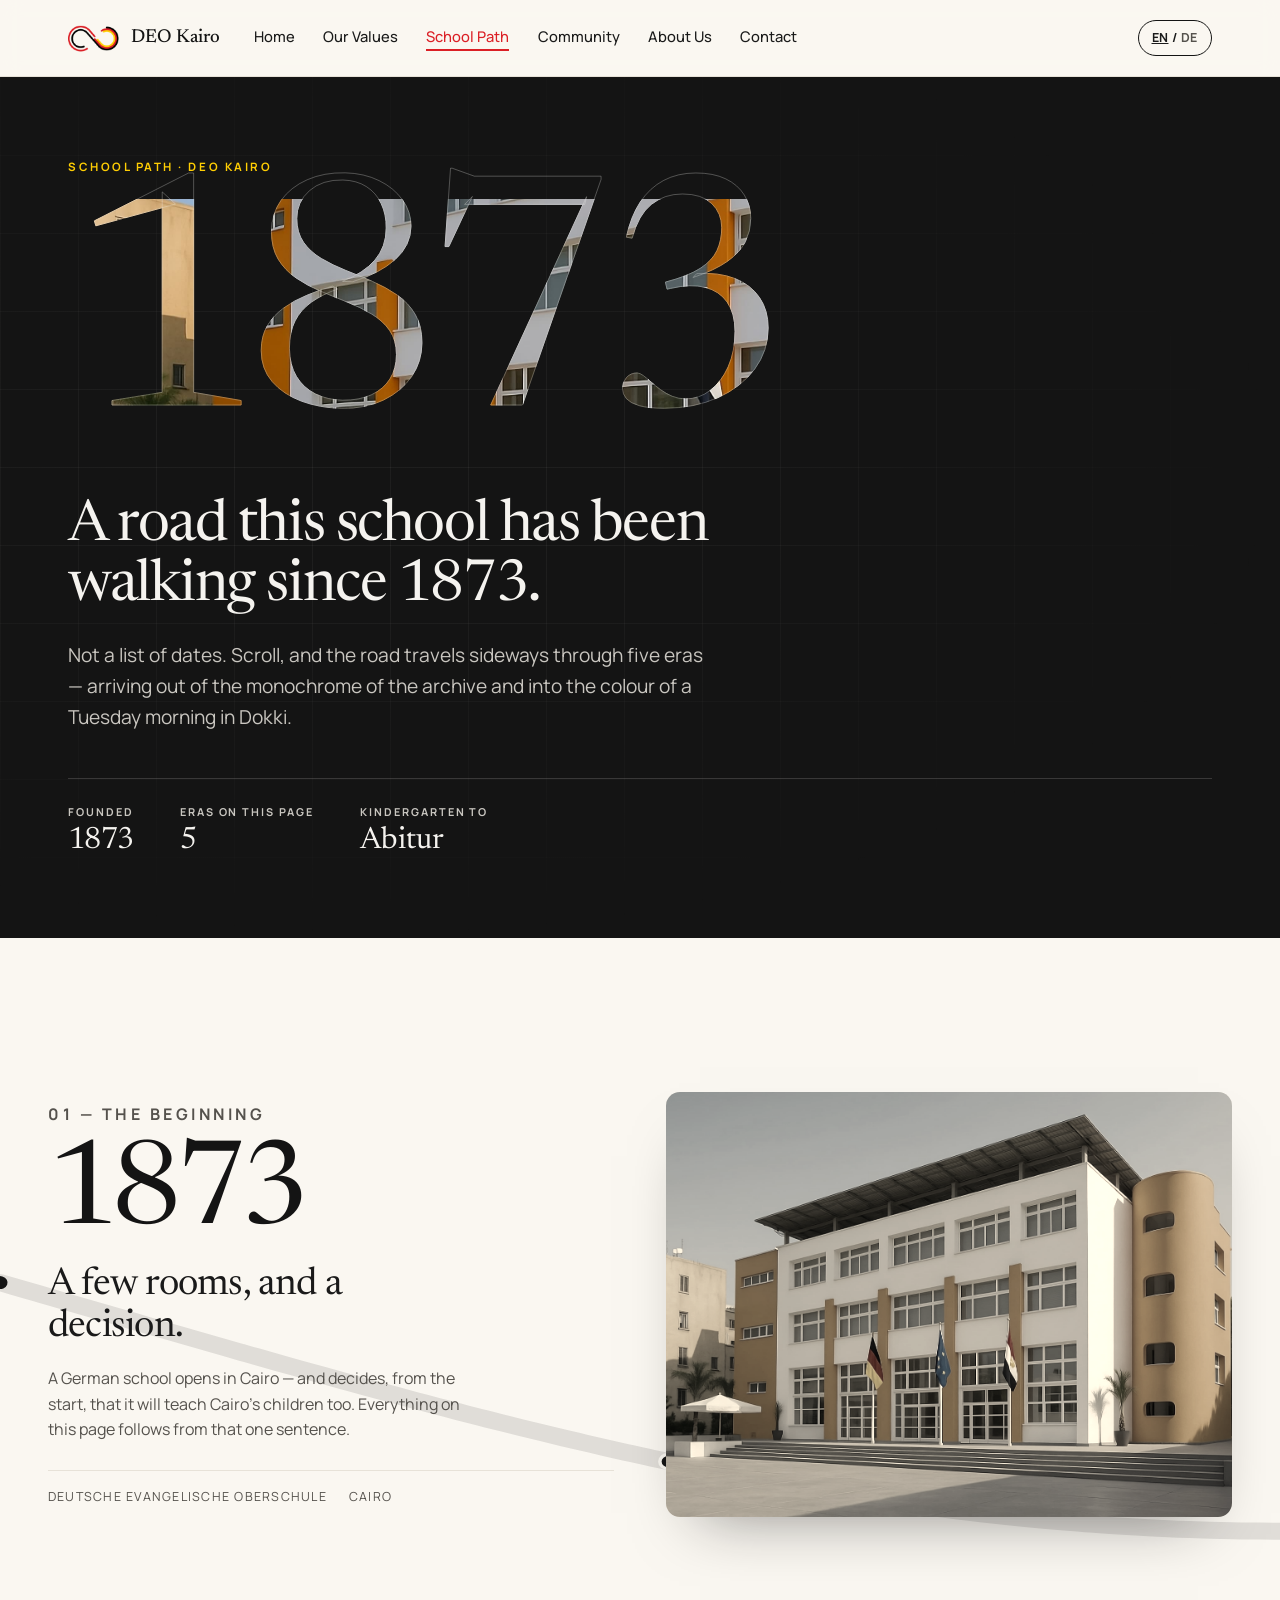
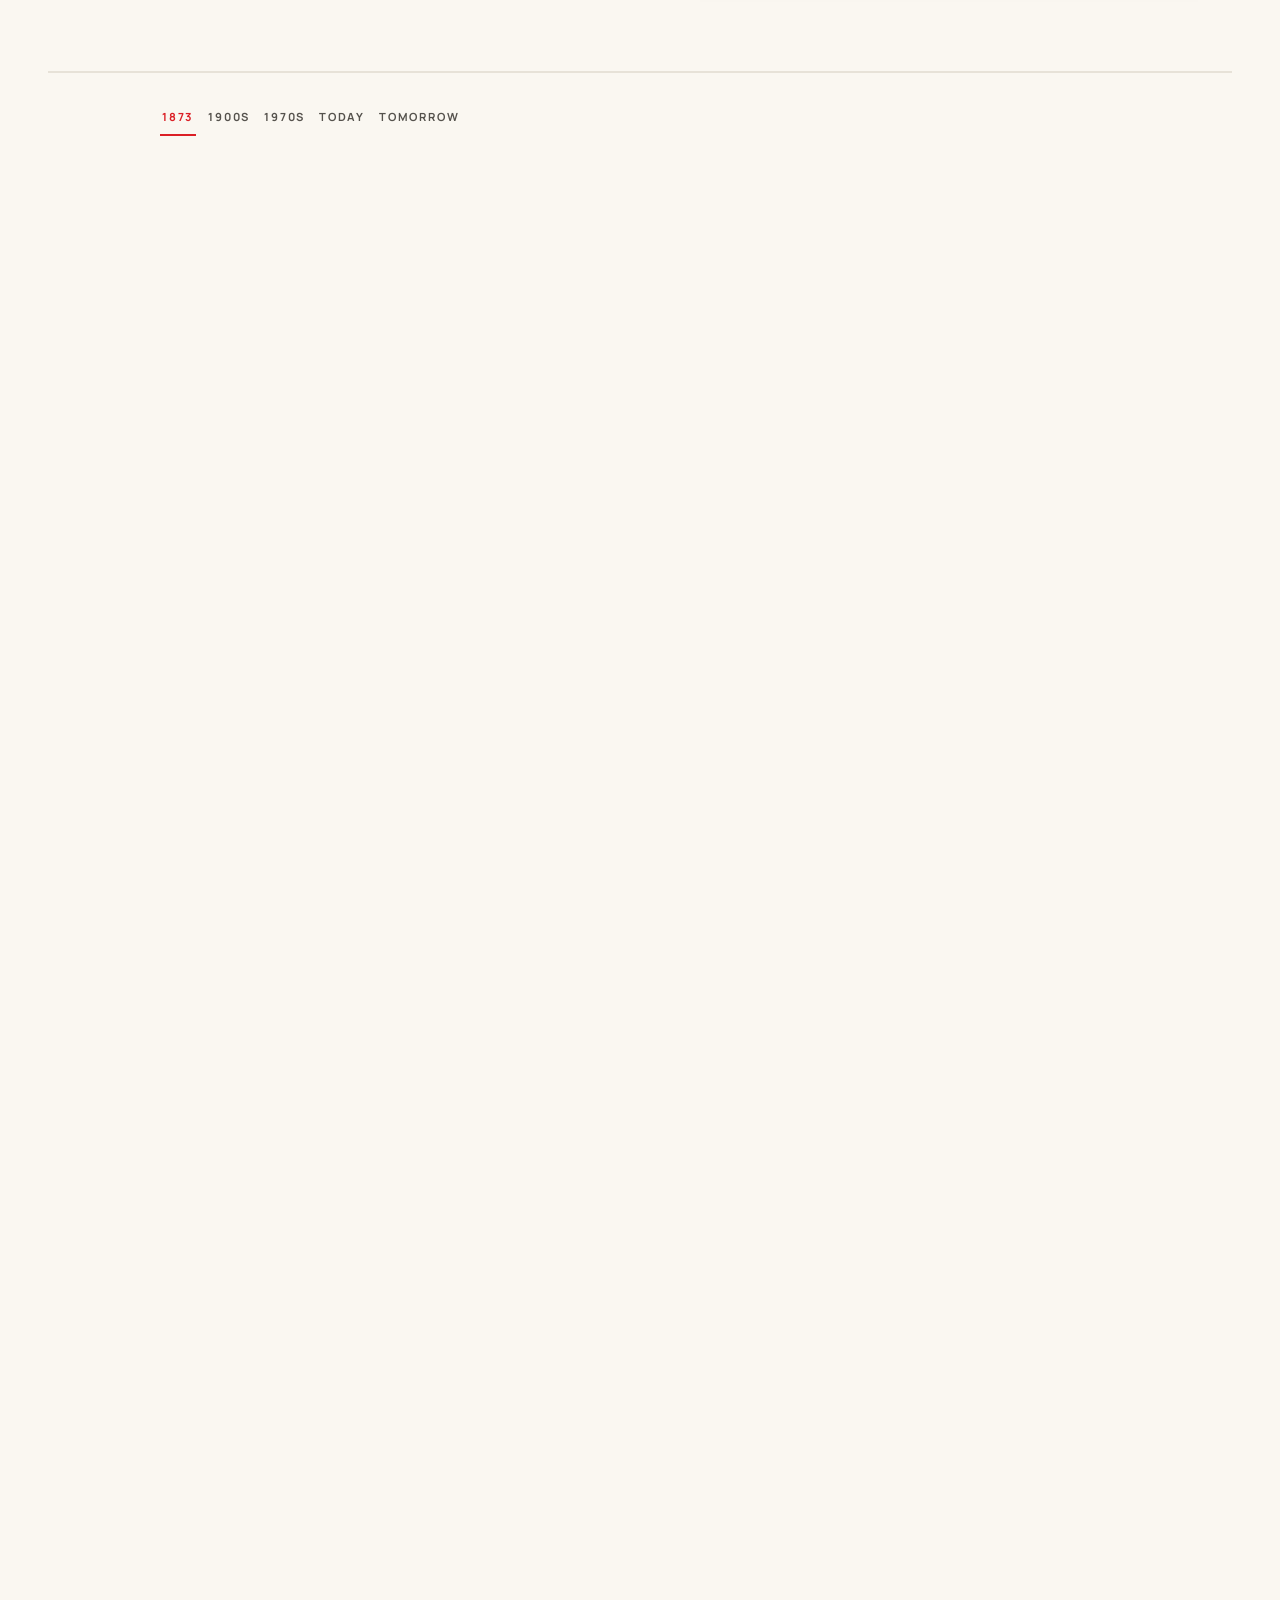
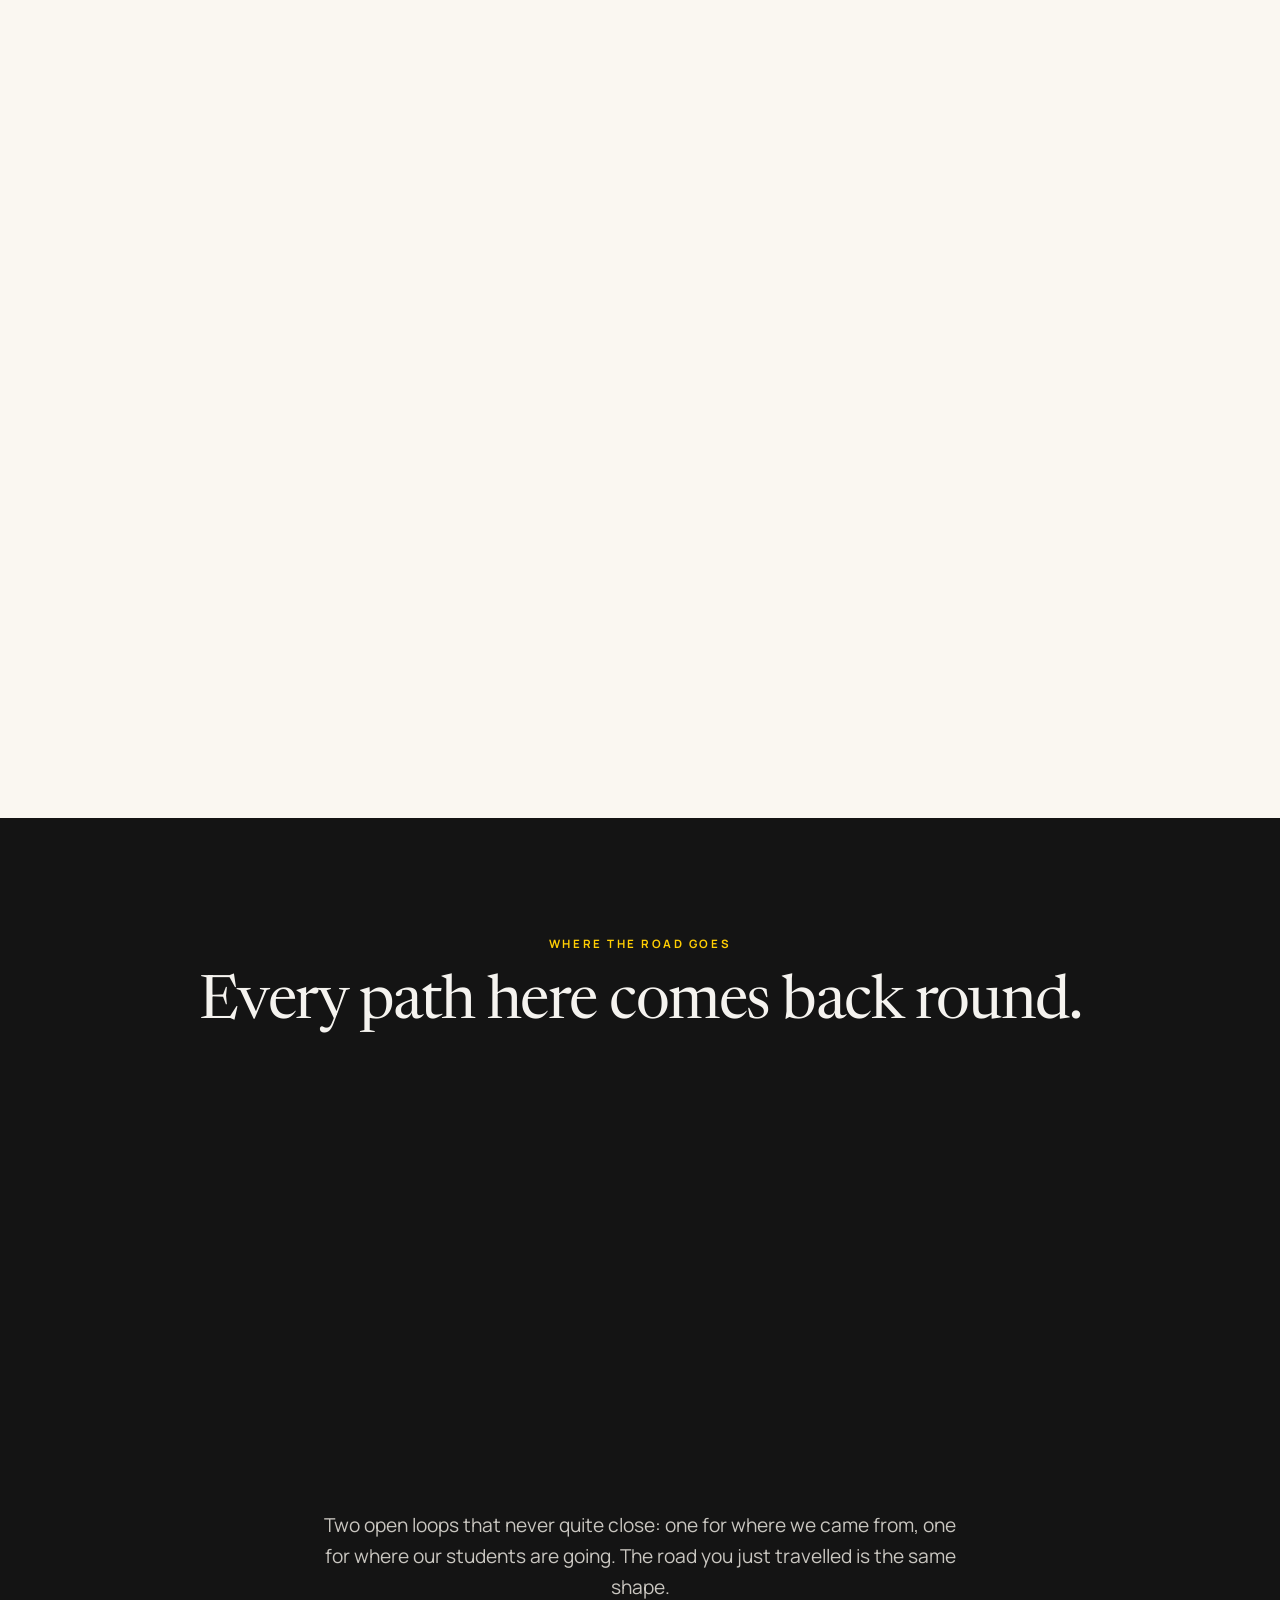
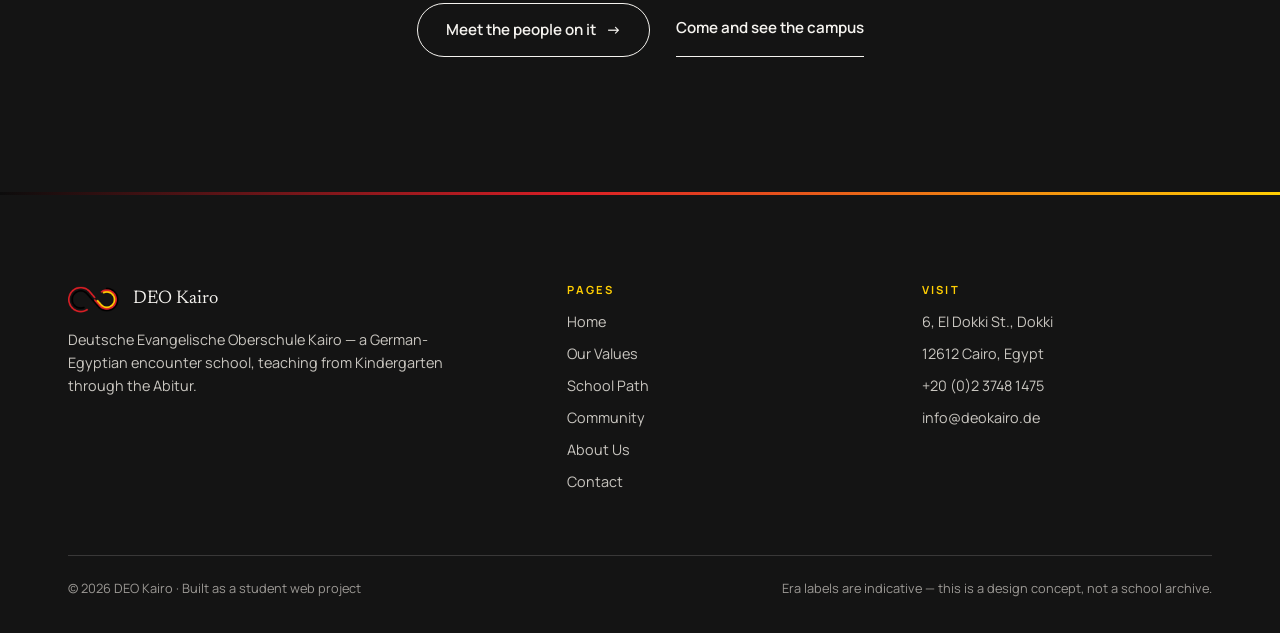
<file: school-path.html>
<!DOCTYPE html>
<html lang="en">
<head>
<meta charset="UTF-8">
<meta name="viewport" content="width=device-width, initial-scale=1.0">
<title>School Path — DEO Kairo</title>
<meta name="description" content="The journey of DEO Kairo from 1873 to tomorrow, told as a road: a thick DEO-derived path that travels sideways through five eras and finally curls into the mark itself.">
<meta name="theme-color" content="#141414">

<link rel="preconnect" href="https://fonts.googleapis.com">
<link rel="preconnect" href="https://fonts.gstatic.com" crossorigin>
<link href="https://fonts.googleapis.com/css2?family=Manrope:wght@400;500;600;700;800&family=Newsreader:ital,opsz,wght@0,6..72,400;0,6..72,500;1,6..72,400&display=swap" rel="stylesheet">

<link rel="stylesheet" href="css/site.css">
<link rel="stylesheet" href="css/school-path.css">

<script>document.documentElement.classList.add('js');</script>
</head>
<body>

<a class="skip-link" href="#main">Skip to main content</a>

<div class="scroll-progress" aria-hidden="true"><span id="scroll-bar"></span></div>

<header class="site-header" id="site-header">
  <div class="wrap header-inner">
    <a href="index.html" class="brand">
      <img src="assets/deo-logo.png" alt="DEO Kairo" width="68" height="48">
      <span>DEO Kairo</span>
    </a>
    <nav class="main-nav" id="main-nav">
      <a href="index.html" data-en="Home" data-de="Start">Home</a>
      <a href="values.html" data-en="Our Values" data-de="Unsere Werte">Our Values</a>
      <a href="school-path.html" aria-current="page" data-en="School Path" data-de="Schulaufbau">School Path</a>
      <a href="community.html" data-en="Community" data-de="Gemeinschaft">Community</a>
      <a href="about.html" data-en="About Us" data-de="Über uns">About Us</a>
      <a href="contact.html" data-en="Contact" data-de="Kontakt">Contact</a>
    </nav>
    <div class="header-actions">
      <button class="lang-toggle" id="lang-toggle" aria-label="Switch language to German">
        <span class="lang-current">EN</span> / <span class="lang-other">DE</span>
      </button>
    </div>
    <button class="menu-toggle" id="menu-toggle" aria-expanded="false" aria-controls="main-nav">
      <span></span><span></span><span></span>
      <span class="sr-only">Menu</span>
    </button>
  </div>
</header>

<main id="main">

  <!-- ===================== HERO =====================
       The founding year, with the school photographed inside the numerals. -->
  <section class="sp-hero on-dark">
    <div class="wrap">
      <p class="eyebrow" data-reveal data-en="School Path · DEO Kairo" data-de="Schulaufbau · DEO Kairo">School Path · DEO Kairo</p>

      <span class="sp-hero-year numeral" data-reveal style="--i:1" aria-hidden="true">1873</span>

      <h1 data-reveal style="--i:2"
          data-en="A road this school has been walking since 1873."
          data-de="Ein Weg, den diese Schule seit 1873 geht.">A road this school has been walking since 1873.</h1>

      <p class="lede" data-reveal style="--i:3"
         data-en="Not a list of dates. Scroll, and the road travels sideways through five eras — arriving out of the monochrome of the archive and into the colour of a Tuesday morning in Dokki."
         data-de="Keine Liste von Jahreszahlen. Scrollen Sie, und der Weg wandert seitwärts durch fünf Epochen — vom Schwarzweiß des Archivs bis in die Farbe eines Dienstagmorgens in Dokki.">
        Not a list of dates. Scroll, and the road travels sideways through five eras —
        arriving out of the monochrome of the archive and into the colour of a Tuesday
        morning in Dokki.
      </p>

      <dl class="sp-hero-foot" data-reveal style="--i:4">
        <div>
          <dt data-en="Founded" data-de="Gegründet">Founded</dt>
          <dd class="numeral">1873</dd>
        </div>
        <div>
          <dt data-en="Eras on this page" data-de="Epochen auf dieser Seite">Eras on this page</dt>
          <dd class="numeral">5</dd>
        </div>
        <div>
          <dt data-en="Kindergarten to" data-de="Kindergarten bis">Kindergarten to</dt>
          <dd>Abitur</dd>
        </div>
      </dl>
    </div>
  </section>

  <!-- ===================== THE ROAD =====================
       Five eras. With JavaScript on a wide screen they travel sideways past a
       fixed frame; otherwise the same markup reads downwards with the road
       running beside it. -->
  <section class="sp-track" id="sp-track" aria-label="Five eras of the school">
    <div class="sp-viewport" id="sp-viewport">

      <div class="sp-rail" id="sp-rail">

        <svg class="sp-road" id="sp-road" aria-hidden="true" focusable="false"
             preserveAspectRatio="none">
          <defs>
            <linearGradient id="sp-road-grad" gradientUnits="userSpaceOnUse"
                            x1="0" y1="0" x2="1000" y2="0">
              <stop offset="0" stop-color="#141414"></stop>
              <stop offset="0.5" stop-color="#DB1F26"></stop>
              <stop offset="0.8" stop-color="#F58220"></stop>
              <stop offset="1" stop-color="#FFCE03"></stop>
            </linearGradient>
          </defs>
          <path class="sp-road-bed" d=""></path>
          <path class="sp-road-live" d=""></path>
          <g id="sp-road-dots"></g>
        </svg>

        <!-- 01 -->
        <article class="sp-chapter" data-era="#141414" style="--era:#141414">
          <div class="sp-chapter-inner">
            <div class="sp-copy">
              <p class="sp-kicker" data-en="01 — The beginning" data-de="01 — Der Anfang">01 — The beginning</p>
              <span class="sp-year numeral">18<em>73</em></span>
              <h2 data-en="A few rooms, and a decision."
                  data-de="Ein paar Räume und eine Entscheidung.">A few rooms, and a decision.</h2>
              <p data-en="A German school opens in Cairo — and decides, from the start, that it will teach Cairo's children too. Everything on this page follows from that one sentence."
                 data-de="Eine deutsche Schule öffnet in Kairo — und entscheidet von Anfang an, auch Kairos Kinder zu unterrichten. Alles auf dieser Seite folgt aus diesem einen Satz.">
                A German school opens in Cairo — and decides, from the start, that it will teach
                Cairo's children too. Everything on this page follows from that one sentence.
              </p>
              <ul class="sp-meta">
                <li data-en="Deutsche Evangelische Oberschule" data-de="Deutsche Evangelische Oberschule">Deutsche Evangelische Oberschule</li>
                <li data-en="Cairo" data-de="Kairo">Cairo</li>
              </ul>
            </div>
            <figure class="sp-figure" data-age style="--age:1">
              <img src="assets/deo-building.jpg" alt="The school building on its Dokki campus, flags at the entrance"
                   width="2000" height="1333" loading="lazy" decoding="async" style="object-position:18% 55%">
            </figure>
          </div>
        </article>

        <!-- 02 -->
        <article class="sp-chapter" data-era="#8F1216" style="--era:#8F1216">
          <div class="sp-chapter-inner">
            <div class="sp-copy">
              <p class="sp-kicker" data-en="02 — A German-Egyptian connection" data-de="02 — Eine deutsch-ägyptische Verbindung">02 — A German-Egyptian connection</p>
              <span class="sp-year numeral">19<em>00s</em></span>
              <h2 data-en="Two traditions learn one timetable."
                  data-de="Zwei Traditionen lernen einen Stundenplan.">Two traditions learn one timetable.</h2>
              <p data-en="German rigour and Egyptian daily life stop being neighbours and start being colleagues. Neither is the guest of the other — that is the difference between a foreign school and an encounter school."
                 data-de="Deutsche Gründlichkeit und ägyptischer Alltag sind nicht länger Nachbarn, sondern Kolleginnen. Keine ist bei der anderen zu Gast — das ist der Unterschied zwischen einer Auslandsschule und einer Begegnungsschule.">
                German rigour and Egyptian daily life stop being neighbours and start being
                colleagues. Neither is the guest of the other — that is the difference between a
                foreign school and an encounter school.
              </p>
              <ul class="sp-meta">
                <li data-en="Two languages" data-de="Zwei Sprachen">Two languages</li>
                <li data-en="One campus" data-de="Ein Campus">One campus</li>
              </ul>
            </div>
            <figure class="sp-figure" data-age style="--age:.78">
              <img src="assets/campus-building.jpg" alt="A school team photographed together on the pitch with their coach"
                   width="1600" height="1067" loading="lazy" decoding="async" style="object-position:50% 40%">
            </figure>
          </div>
        </article>

        <!-- 03 -->
        <article class="sp-chapter" data-era="#DB1F26" style="--era:#DB1F26">
          <div class="sp-chapter-inner">
            <div class="sp-copy">
              <p class="sp-kicker" data-en="03 — Growing together" data-de="03 — Gemeinsam wachsen">03 — Growing together</p>
              <span class="sp-year numeral">19<em>70s</em></span>
              <h2 data-en="Siblings follow siblings."
                  data-de="Geschwister folgen Geschwistern.">Siblings follow siblings.</h2>
              <p data-en="The school stops being a building and becomes a habit passed down. Former pupils bring their own children through the same gate, and the corridors fill with names the staff already know."
                 data-de="Die Schule ist kein Gebäude mehr, sondern eine Gewohnheit, die weitergegeben wird. Ehemalige bringen ihre eigenen Kinder durch dasselbe Tor, und die Flure füllen sich mit Namen, die das Kollegium längst kennt.">
                The school stops being a building and becomes a habit passed down. Former pupils
                bring their own children through the same gate, and the corridors fill with names
                the staff already know.
              </p>
              <ul class="sp-meta">
                <li data-en="Generations" data-de="Generationen">Generations</li>
                <li data-en="Kindergarten to Abitur" data-de="Kindergarten bis Abitur">Kindergarten to Abitur</li>
              </ul>
            </div>
            <figure class="sp-figure" data-age style="--age:.42">
              <img src="assets/student-portrait.jpg" alt="Primary pupils in costume with their teacher during a school theme day"
                   width="1920" height="1780" loading="lazy" decoding="async" style="object-position:50% 30%">
            </figure>
          </div>
        </article>

        <!-- 04 -->
        <article class="sp-chapter" data-era="#F58220" style="--era:#F58220">
          <div class="sp-chapter-inner">
            <div class="sp-copy">
              <p class="sp-kicker" data-en="04 — DEO today" data-de="04 — Die DEO heute">04 — DEO today</p>
              <span class="sp-year numeral is-word" data-en="Today" data-de="Heute">Today</span>
              <h2 data-en="One campus in Dokki, three languages, one Abitur."
                  data-de="Ein Campus in Dokki, drei Sprachen, ein Abitur.">One campus in Dokki, three languages, one Abitur.</h2>
              <p data-en="German, Arabic and English are not three subjects on a list — they are the three languages a corridor conversation moves between without anyone noticing they have switched."
                 data-de="Deutsch, Arabisch und Englisch sind keine drei Fächer auf einer Liste — es sind die drei Sprachen, zwischen denen ein Flurgespräch wechselt, ohne dass es jemandem auffällt.">
                German, Arabic and English are not three subjects on a list — they are the three
                languages a corridor conversation moves between without anyone noticing they
                have switched.
              </p>
              <ul class="sp-meta">
                <li>Dokki, 12612 Cairo</li>
                <li data-en="KG to Grade 13" data-de="KG bis Klasse 13">KG to Grade 13</li>
              </ul>
            </div>
            <figure class="sp-figure">
              <img src="assets/deo-building.jpg" alt="The school building today, seen from the courtyard"
                   width="2000" height="1333" loading="lazy" decoding="async" style="object-position:58% 60%">
            </figure>
          </div>
        </article>

        <!-- 05 -->
        <article class="sp-chapter" data-era="#FFCE03" style="--era:#FFCE03">
          <div class="sp-chapter-inner">
            <div class="sp-copy">
              <p class="sp-kicker" data-en="05 — The future" data-de="05 — Die Zukunft">05 — The future</p>
              <span class="sp-year numeral is-word" data-en="Tomorrow" data-de="Morgen">Tomorrow</span>
              <h2 data-en="The road does not stop at the gate."
                  data-de="Der Weg endet nicht am Tor.">The road does not stop at the gate.</h2>
              <p data-en="It loops. Alumni come back as parents, as teachers, as the people who decide what the next hundred and fifty years look like — which is why our mark has no end point."
                 data-de="Er kehrt zurück. Ehemalige kommen als Eltern wieder, als Lehrkräfte, als die Menschen, die entscheiden, wie die nächsten hundertfünfzig Jahre aussehen — deshalb hat unser Zeichen keinen Endpunkt.">
                It loops. Alumni come back as parents, as teachers, as the people who decide what
                the next hundred and fifty years look like — which is why our mark has no end
                point.
              </p>
              <ul class="sp-meta">
                <li data-en="Next chapter" data-de="Nächstes Kapitel">Next chapter</li>
                <li data-en="Yours" data-de="Ihres">Yours</li>
              </ul>
            </div>
            <figure class="sp-figure is-cutout">
              <img src="assets/students-running.png" alt="Three pupils running forward with books under their arms"
                   width="1568" height="1080" loading="lazy" decoding="async">
            </figure>
          </div>
        </article>

      </div>

      <div class="sp-scale" aria-hidden="true"><span id="sp-scale-fill"></span></div>

      <!-- Era shortcuts. Hidden without JavaScript, where the eras are simply
           read one after another. -->
      <nav class="sp-nav" aria-label="Jump to an era">
        <button type="button">1873</button>
        <button type="button">1900s</button>
        <button type="button">1970s</button>
        <button type="button" data-en="Today" data-de="Heute">Today</button>
        <button type="button" data-en="Tomorrow" data-de="Morgen">Tomorrow</button>
      </nav>

    </div>
  </section>

  <!-- ===================== WHERE THE ROAD LANDS =====================
       The road's own curve widens until the mark appears inside it. -->
  <section class="sp-payoff on-dark">
    <div class="wrap">
      <p class="eyebrow" data-reveal data-en="Where the road goes" data-de="Wohin der Weg führt">Where the road goes</p>
      <h2 data-reveal style="--i:1"
          data-en="Every path here comes back round."
          data-de="Jeder Weg hier führt zurück.">Every path here comes back round.</h2>

      <div class="sp-mark" id="sp-mark">
        <svg viewBox="0 0 156 88" aria-hidden="true" focusable="false">
          <defs>
            <!-- The mark is only visible where this stroke has passed. It follows
                 the same curve as the road and widens from nothing, so the logo
                 grows out of the journey rather than fading in over it. -->
            <mask id="sp-logo-mask">
              <path id="sp-bloom" d="" stroke-width="0"></path>
            </mask>
          </defs>
          <g mask="url(#sp-logo-mask)">
            <g id="sp-mark-slot"></g>
          </g>
        </svg>
      </div>

      <p class="lede" data-reveal
         data-en="Two open loops that never quite close: one for where we came from, one for where our students are going. The road you just travelled is the same shape."
         data-de="Zwei offene Schleifen, die sich nie ganz schließen: eine für unsere Herkunft, eine für den Weg unserer Schülerinnen und Schüler. Der Weg, den Sie gerade gegangen sind, hat dieselbe Form.">
        Two open loops that never quite close: one for where we came from, one for where our
        students are going. The road you just travelled is the same shape.
      </p>

      <div class="sp-payoff-actions" data-reveal style="--i:1">
        <a class="btn" href="community.html">
          <span data-en="Meet the people on it" data-de="Die Menschen darauf treffen">Meet the people on it</span>
          <span class="arw" aria-hidden="true">&rarr;</span>
        </a>
        <a class="link-arrow" href="contact.html">
          <span data-en="Come and see the campus" data-de="Den Campus besuchen">Come and see the campus</span>
        </a>
      </div>
    </div>
  </section>

</main>

<footer class="site-footer">
  <div class="wrap">
    <div class="footer-grid">
      <div>
        <div class="footer-brand-row">
          <img src="assets/deo-logo.png" alt="" width="68" height="48">
          <span>DEO Kairo</span>
        </div>
        <p data-en="Deutsche Evangelische Oberschule Kairo — a German-Egyptian encounter school, teaching from Kindergarten through the Abitur."
           data-de="Deutsche Evangelische Oberschule Kairo — eine deutsch-ägyptische Begegnungsschule, vom Kindergarten bis zum Abitur.">
          Deutsche Evangelische Oberschule Kairo — a German-Egyptian encounter school,
          teaching from Kindergarten through the Abitur.
        </p>
      </div>
      <nav class="footer-col" aria-label="Pages">
        <h3 data-en="Pages" data-de="Seiten">Pages</h3>
        <ul>
          <li><a href="index.html" data-en="Home" data-de="Start">Home</a></li>
          <li><a href="values.html" data-en="Our Values" data-de="Unsere Werte">Our Values</a></li>
          <li><a href="school-path.html" data-en="School Path" data-de="Schulaufbau">School Path</a></li>
          <li><a href="community.html" data-en="Community" data-de="Gemeinschaft">Community</a></li>
          <li><a href="about.html" data-en="About Us" data-de="Über uns">About Us</a></li>
          <li><a href="contact.html" data-en="Contact" data-de="Kontakt">Contact</a></li>
        </ul>
      </nav>
      <div class="footer-col">
        <h3 data-en="Visit" data-de="Besuch">Visit</h3>
        <ul>
          <li>6, El Dokki St., Dokki</li>
          <li>12612 Cairo, Egypt</li>
          <li><a href="tel:+20237481475">+20 (0)2 3748 1475</a></li>
          <li><a href="mailto:info@deokairo.de">info@deokairo.de</a></li>
        </ul>
      </div>
    </div>
    <div class="footer-base">
      <span data-en="© 2026 DEO Kairo · Built as a student web project"
            data-de="© 2026 DEO Kairo · Erstellt als Studierendenprojekt">© 2026 DEO Kairo · Built as a student web project</span>
      <span data-en="Era labels are indicative — this is a design concept, not a school archive."
            data-de="Die Epochenangaben sind beispielhaft — dies ist ein Designkonzept, kein Schularchiv.">Era labels are indicative — this is a design concept, not a school archive.</span>
    </div>
  </div>
</footer>

<button class="to-top" id="to-top" aria-label="Back to top"><span aria-hidden="true">&uarr;</span></button>

<script src="js/deo-mark.js"></script>
<script src="js/site.js"></script>
<script src="js/school-path.js"></script>
</body>
</html>
</file>
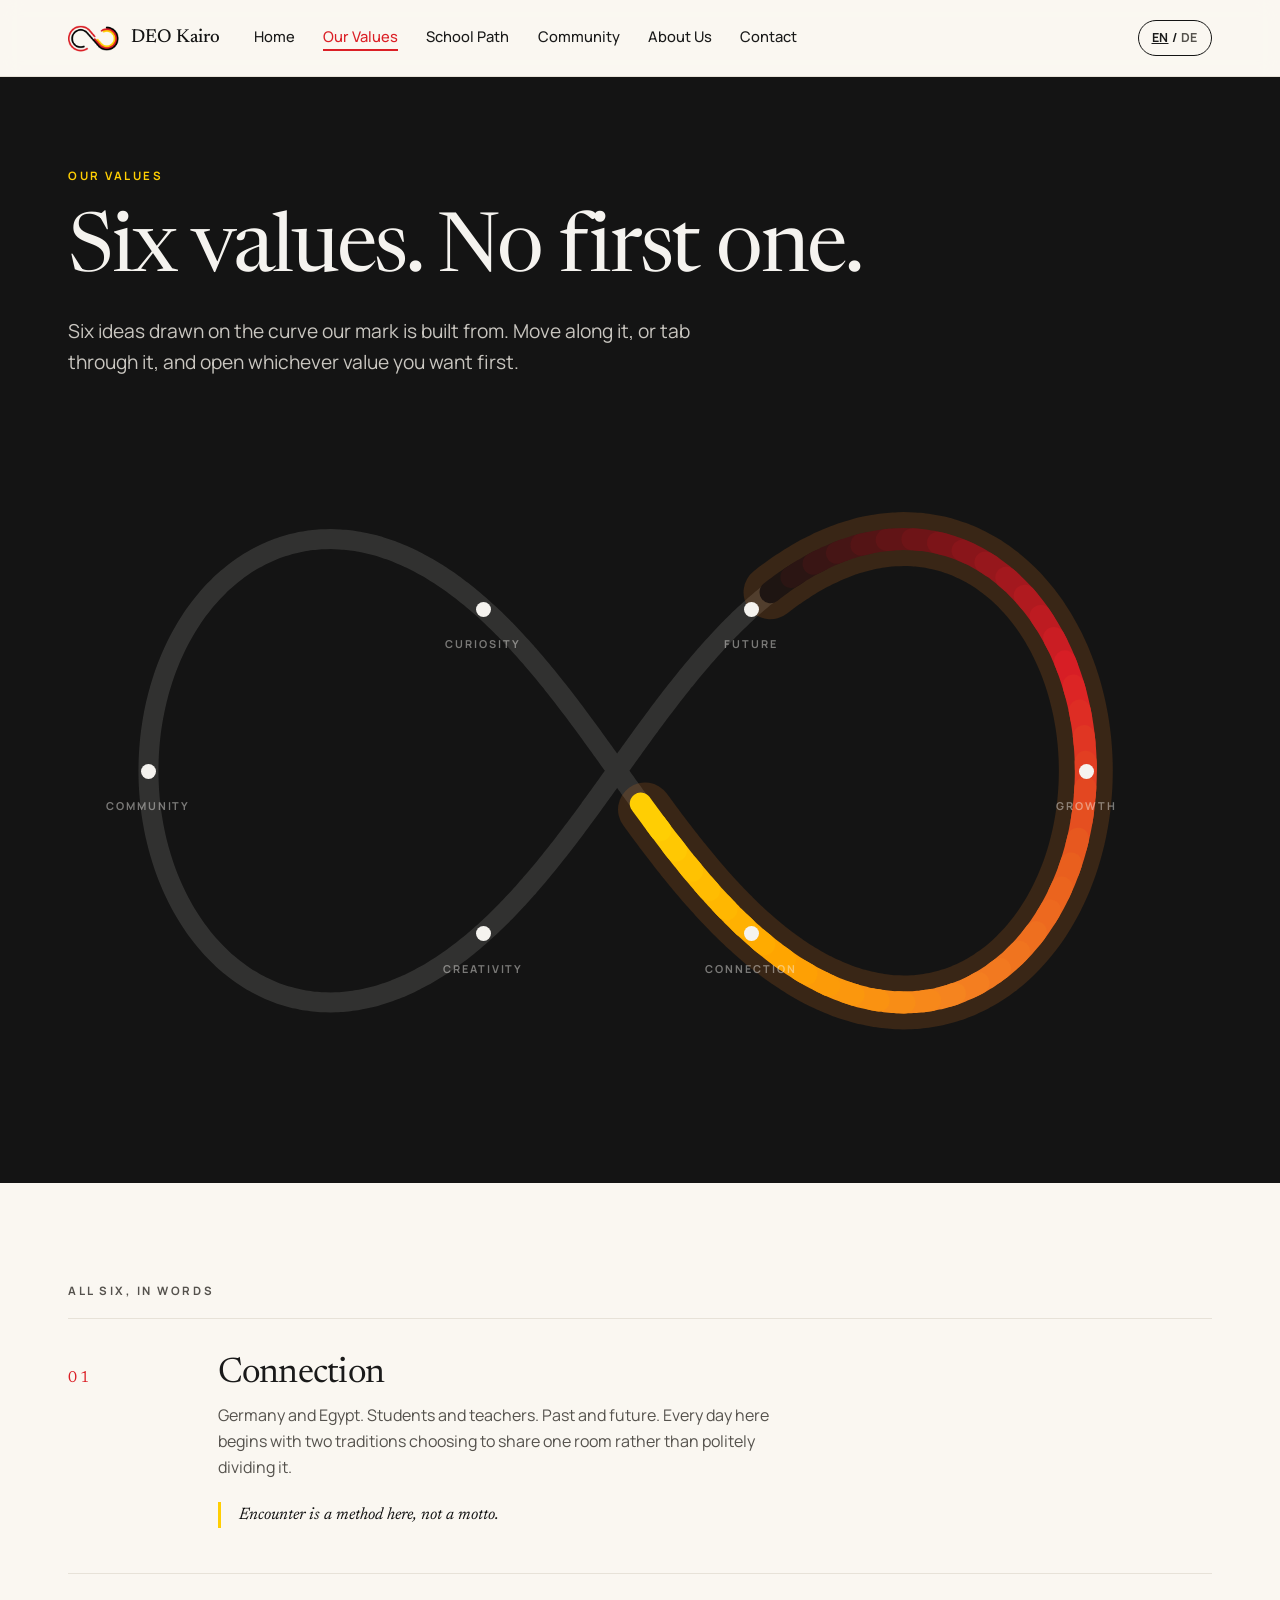
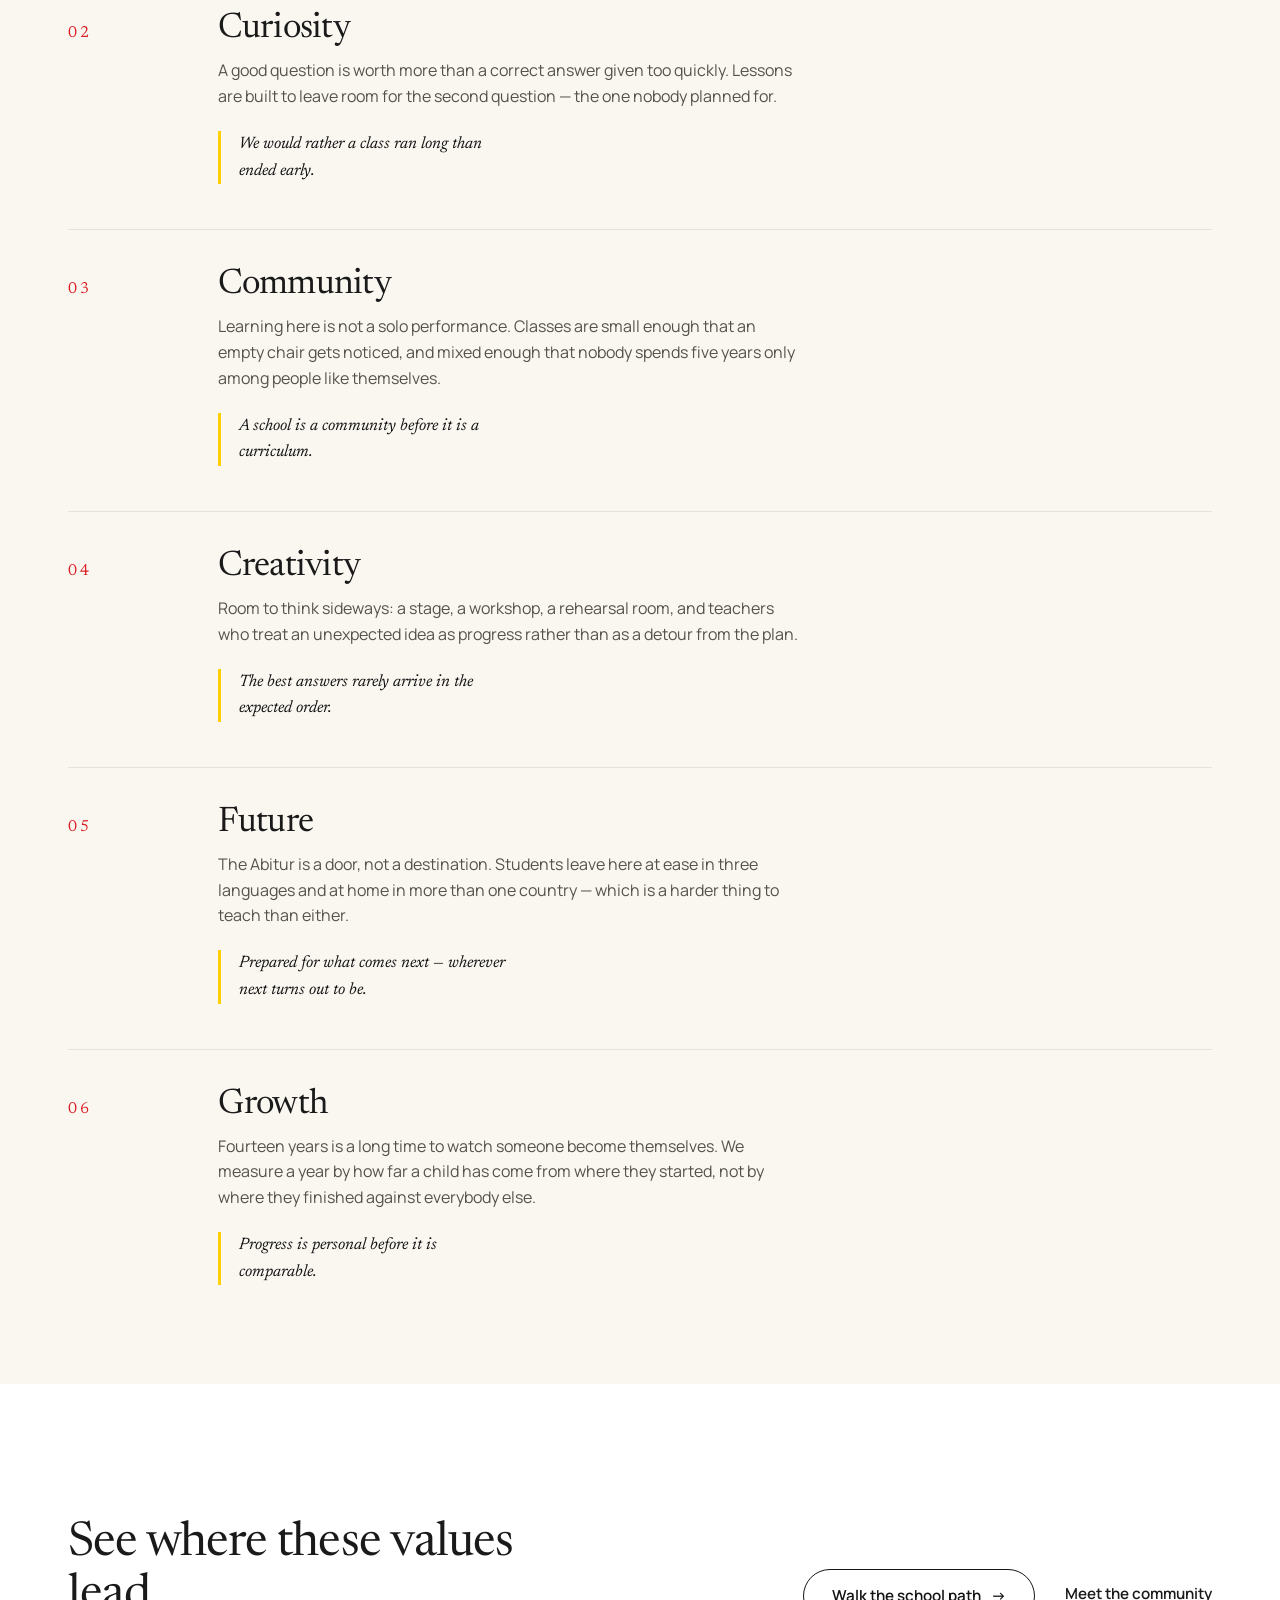
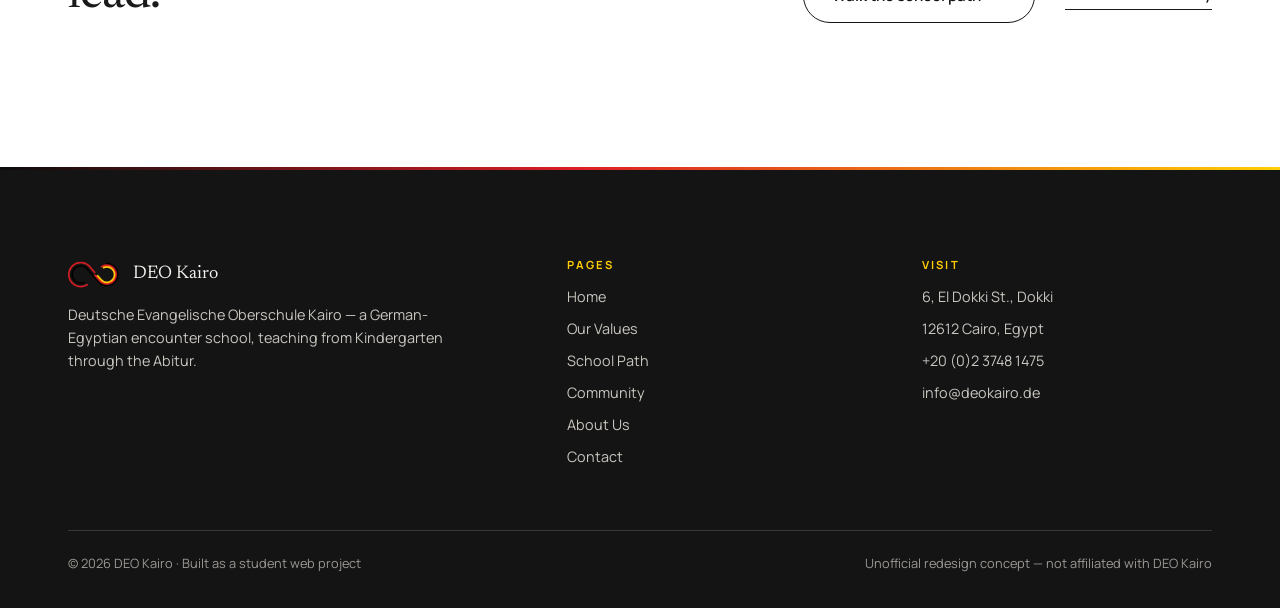
<file: values.html>
<!DOCTYPE html>
<html lang="en">
<head>
<meta charset="UTF-8">
<meta name="viewport" content="width=device-width, initial-scale=1.0">
<title>Our Values — DEO Kairo</title>
<meta name="description" content="The six values of DEO Kairo as a constellation: one lemniscate drawn from the DEO mark, six nodes, explored in any order by pointer or keyboard.">
<meta name="theme-color" content="#141414">

<link rel="preconnect" href="https://fonts.googleapis.com">
<link rel="preconnect" href="https://fonts.gstatic.com" crossorigin>
<link href="https://fonts.googleapis.com/css2?family=Manrope:wght@400;500;600;700;800&family=Newsreader:ital,opsz,wght@0,6..72,400;0,6..72,500;1,6..72,400&display=swap" rel="stylesheet">

<link rel="stylesheet" href="css/site.css">
<link rel="stylesheet" href="css/values.css">

<script>document.documentElement.classList.add('js');</script>
</head>
<body>

<a class="skip-link" href="#main">Skip to main content</a>

<div class="scroll-progress" aria-hidden="true"><span id="scroll-bar"></span></div>

<header class="site-header" id="site-header">
  <div class="wrap header-inner">
    <a href="index.html" class="brand">
      <img src="assets/deo-logo.png" alt="DEO Kairo" width="68" height="48">
      <span>DEO Kairo</span>
    </a>
    <nav class="main-nav" id="main-nav">
      <a href="index.html" data-en="Home" data-de="Start">Home</a>
      <a href="values.html" aria-current="page" data-en="Our Values" data-de="Unsere Werte">Our Values</a>
      <a href="school-path.html" data-en="School Path" data-de="Schulaufbau">School Path</a>
      <a href="community.html" data-en="Community" data-de="Gemeinschaft">Community</a>
      <a href="about.html" data-en="About Us" data-de="Über uns">About Us</a>
      <a href="contact.html" data-en="Contact" data-de="Kontakt">Contact</a>
    </nav>
    <div class="header-actions">
      <button class="lang-toggle" id="lang-toggle" aria-label="Switch language to German">
        <span class="lang-current">EN</span> / <span class="lang-other">DE</span>
      </button>
    </div>
    <button class="menu-toggle" id="menu-toggle" aria-expanded="false" aria-controls="main-nav">
      <span></span><span></span><span></span>
      <span class="sr-only">Menu</span>
    </button>
  </div>
</header>

<main id="main">

  <!-- ===================== HERO =====================
       The values are one field, not a sequence: no visitor should be told
       which to read first. -->
  <section class="vc-hero on-dark">
    <div class="wrap">
      <p class="eyebrow" data-reveal data-en="Our Values" data-de="Unsere Werte">Our Values</p>
      <h1 data-reveal style="--i:1"
          data-en="Six values. No first one."
          data-de="Sechs Werte. Keiner ist der erste.">Six values. No first one.</h1>
      <p class="lede" data-reveal style="--i:2"
         data-en="Six ideas drawn on the curve our mark is built from. Move along it, or tab through it, and open whichever value you want first."
         data-de="Sechs Gedanken, gezeichnet auf der Kurve, aus der unser Zeichen besteht. Fahren Sie darauf entlang oder springen Sie mit der Tabulatortaste — und öffnen Sie den Wert, der Sie zuerst interessiert.">
        Six ideas drawn on the curve our mark is built from. Move along it, or tab
        through it, and open whichever value you want first.
      </p>
    </div>
  </section>

  <!-- ===================== THE FIELD =====================
       Built entirely by js/values.js from the written list below, so the words
       exist once in this document and the two views can never drift apart. -->
  <section class="vc-field on-dark" aria-label="The six values as a constellation">
    <div class="wrap">
      <div class="vc-stage" id="vc-stage">
        <svg id="vc-svg" aria-hidden="true" focusable="false">
          <path class="vc-curve" id="vc-curve" d="" stroke="#F5F3EF"></path>
        </svg>
        <!-- The panel repeats, for the eye, what each node already carries as
             its description — so it is skipped by assistive technology. -->
        <div class="vc-panel" id="vc-panel" aria-hidden="true"></div>
      </div>
      
    </div>
  </section>

  <!-- ===================== THE VALUES, IN WORDS =====================
       The source of truth. The field above copies from here, and this is the
       entire page when JavaScript is off. -->
  <section class="vc-written">
    <div class="wrap">
      <p class="eyebrow" data-reveal data-en="All six, in words" data-de="Alle sechs, in Worten">All six, in words</p>

      <ol>
        <li data-reveal>
          <span class="vw-num numeral">01</span>
          <div class="vc-body" id="vc-text-1">
            <h2 class="vc-name" data-en="Connection" data-de="Verbindung">Connection</h2>
            <p data-en="Germany and Egypt. Students and teachers. Past and future. Every day here begins with two traditions choosing to share one room rather than politely dividing it."
               data-de="Deutschland und Ägypten. Schülerinnen und Lehrkräfte. Vergangenheit und Zukunft. Jeder Tag beginnt hier damit, dass zwei Traditionen sich einen Raum teilen, statt ihn höflich aufzuteilen.">
              Germany and Egypt. Students and teachers. Past and future. Every day here begins
              with two traditions choosing to share one room rather than politely dividing it.
            </p>
            <span class="vw-aside" data-en="Encounter is a method here, not a motto."
                  data-de="Begegnung ist hier eine Methode, kein Motto.">Encounter is a method here, not a motto.</span>
          </div>
        </li>

        <li data-reveal>
          <span class="vw-num numeral">02</span>
          <div class="vc-body" id="vc-text-2">
            <h2 class="vc-name" data-en="Curiosity" data-de="Neugier">Curiosity</h2>
            <p data-en="A good question is worth more than a correct answer given too quickly. Lessons are built to leave room for the second question — the one nobody planned for."
               data-de="Eine gute Frage ist mehr wert als eine zu schnell gegebene richtige Antwort. Unterricht lässt hier Raum für die zweite Frage — die, mit der niemand gerechnet hat.">
              A good question is worth more than a correct answer given too quickly. Lessons are
              built to leave room for the second question — the one nobody planned for.
            </p>
            <span class="vw-aside" data-en="We would rather a class ran long than ended early."
                  data-de="Lieber dauert eine Stunde länger, als dass sie zu früh endet.">We would rather a class ran long than ended early.</span>
          </div>
        </li>

        <li data-reveal>
          <span class="vw-num numeral">03</span>
          <div class="vc-body" id="vc-text-3">
            <h2 class="vc-name" data-en="Community" data-de="Gemeinschaft">Community</h2>
            <p data-en="Learning here is not a solo performance. Classes are small enough that an empty chair gets noticed, and mixed enough that nobody spends five years only among people like themselves."
               data-de="Lernen ist hier kein Solo. Die Klassen sind klein genug, dass ein leerer Stuhl auffällt, und gemischt genug, dass niemand fünf Jahre lang nur unter seinesgleichen verbringt.">
              Learning here is not a solo performance. Classes are small enough that an empty
              chair gets noticed, and mixed enough that nobody spends five years only among
              people like themselves.
            </p>
            <span class="vw-aside" data-en="A school is a community before it is a curriculum."
                  data-de="Eine Schule ist eine Gemeinschaft, bevor sie ein Lehrplan ist.">A school is a community before it is a curriculum.</span>
          </div>
        </li>

        <li data-reveal>
          <span class="vw-num numeral">04</span>
          <div class="vc-body" id="vc-text-4">
            <h2 class="vc-name" data-en="Creativity" data-de="Kreativität">Creativity</h2>
            <p data-en="Room to think sideways: a stage, a workshop, a rehearsal room, and teachers who treat an unexpected idea as progress rather than as a detour from the plan."
               data-de="Raum für Umwege: eine Bühne, eine Werkstatt, ein Proberaum — und Lehrkräfte, die eine unerwartete Idee als Fortschritt behandeln und nicht als Abweichung vom Plan.">
              Room to think sideways: a stage, a workshop, a rehearsal room, and teachers who
              treat an unexpected idea as progress rather than as a detour from the plan.
            </p>
            <span class="vw-aside" data-en="The best answers rarely arrive in the expected order."
                  data-de="Die besten Antworten kommen selten in der erwarteten Reihenfolge.">The best answers rarely arrive in the expected order.</span>
          </div>
        </li>

        <li data-reveal>
          <span class="vw-num numeral">05</span>
          <div class="vc-body" id="vc-text-5">
            <h2 class="vc-name" data-en="Future" data-de="Zukunft">Future</h2>
            <p data-en="The Abitur is a door, not a destination. Students leave here at ease in three languages and at home in more than one country — which is a harder thing to teach than either."
               data-de="Das Abitur ist eine Tür, kein Ziel. Unsere Schülerinnen und Schüler gehen mit drei Sprachen und in mehr als einem Land zu Hause — und das ist schwerer zu lehren als beides.">
              The Abitur is a door, not a destination. Students leave here at ease in three
              languages and at home in more than one country — which is a harder thing to teach
              than either.
            </p>
            <span class="vw-aside" data-en="Prepared for what comes next — wherever next turns out to be."
                  data-de="Vorbereitet auf das, was kommt — wo immer das sein wird.">Prepared for what comes next — wherever next turns out to be.</span>
          </div>
        </li>

        <li data-reveal>
          <span class="vw-num numeral">06</span>
          <div class="vc-body" id="vc-text-6">
            <h2 class="vc-name" data-en="Growth" data-de="Wachstum">Growth</h2>
            <p data-en="Fourteen years is a long time to watch someone become themselves. We measure a year by how far a child has come from where they started, not by where they finished against everybody else."
               data-de="Vierzehn Jahre sind eine lange Zeit, um zu begleiten, wie jemand er selbst wird. Wir messen ein Jahr daran, wie weit ein Kind seit dem eigenen Startpunkt gekommen ist — nicht daran, wo es im Vergleich zu allen anderen steht.">
              Fourteen years is a long time to watch someone become themselves. We measure a
              year by how far a child has come from where they started, not by where they
              finished against everybody else.
            </p>
            <span class="vw-aside" data-en="Progress is personal before it is comparable."
                  data-de="Fortschritt ist persönlich, bevor er vergleichbar ist.">Progress is personal before it is comparable.</span>
          </div>
        </li>
      </ol>
    </div>
  </section>

  <section class="vw-next">
    <div class="wrap vw-next-inner">
      <h2 data-reveal data-en="See where these values lead."
          data-de="Sehen Sie, wohin diese Werte führen.">See where these values lead.</h2>
      <div class="vw-next-links" data-reveal style="--i:1">
        <a class="btn" href="school-path.html">
          <span data-en="Walk the school path" data-de="Den Schulweg gehen">Walk the school path</span>
          <span class="arw" aria-hidden="true">&rarr;</span>
        </a>
        <a class="link-arrow" href="community.html">
          <span data-en="Meet the community" data-de="Die Gemeinschaft kennenlernen">Meet the community</span>
        </a>
      </div>
    </div>
  </section>

</main>

<footer class="site-footer">
  <div class="wrap">
    <div class="footer-grid">
      <div>
        <div class="footer-brand-row">
          <img src="assets/deo-logo.png" alt="" width="68" height="48">
          <span>DEO Kairo</span>
        </div>
        <p data-en="Deutsche Evangelische Oberschule Kairo — a German-Egyptian encounter school, teaching from Kindergarten through the Abitur."
           data-de="Deutsche Evangelische Oberschule Kairo — eine deutsch-ägyptische Begegnungsschule, vom Kindergarten bis zum Abitur.">
          Deutsche Evangelische Oberschule Kairo — a German-Egyptian encounter school,
          teaching from Kindergarten through the Abitur.
        </p>
      </div>
      <nav class="footer-col" aria-label="Pages">
        <h3 data-en="Pages" data-de="Seiten">Pages</h3>
        <ul>
          <li><a href="index.html" data-en="Home" data-de="Start">Home</a></li>
          <li><a href="values.html" data-en="Our Values" data-de="Unsere Werte">Our Values</a></li>
          <li><a href="school-path.html" data-en="School Path" data-de="Schulaufbau">School Path</a></li>
          <li><a href="community.html" data-en="Community" data-de="Gemeinschaft">Community</a></li>
          <li><a href="about.html" data-en="About Us" data-de="Über uns">About Us</a></li>
          <li><a href="contact.html" data-en="Contact" data-de="Kontakt">Contact</a></li>
        </ul>
      </nav>
      <div class="footer-col">
        <h3 data-en="Visit" data-de="Besuch">Visit</h3>
        <ul>
          <li>6, El Dokki St., Dokki</li>
          <li>12612 Cairo, Egypt</li>
          <li><a href="tel:+20237481475">+20 (0)2 3748 1475</a></li>
          <li><a href="mailto:info@deokairo.de">info@deokairo.de</a></li>
        </ul>
      </div>
    </div>
    <div class="footer-base">
      <span data-en="© 2026 DEO Kairo · Built as a student web project"
            data-de="© 2026 DEO Kairo · Erstellt als Studierendenprojekt">© 2026 DEO Kairo · Built as a student web project</span>
      <span data-en="Unofficial redesign concept — not affiliated with DEO Kairo"
            data-de="Inoffizielles Redesign-Konzept — nicht mit der DEO Kairo verbunden">Unofficial redesign concept — not affiliated with DEO Kairo</span>
    </div>
  </div>
</footer>

<button class="to-top" id="to-top" aria-label="Back to top"><span aria-hidden="true">&uarr;</span></button>

<script src="js/deo-mark.js"></script>
<script src="js/site.js"></script>
<script src="js/values.js"></script>
</body>
</html>
</file>
<file: css/site.css>
/* =============================================================================
   DEO Kairo — SHARED CHROME
   -----------------------------------------------------------------------------
   Everything that must look identical on every page: tokens, reset, header,
   navigation, buttons, footer and the reveal system.

   Used by the three pages added after the Contact concept:
     values.html · school-path.html · community.html

   Each of those was explored as two versions; one of each was chosen and the
   losing version deleted, so there is no version switcher anywhere any more.

   index.html, about.html and contact.html carry their own copies of these
   rules inline and are deliberately left alone — this file adds a shared
   foundation for the newer pages without rewriting the older ones.

   Each page then loads exactly one concept stylesheet on top:
     css/values.css · css/school-path.css · css/community.css
   ============================================================================= */

/* ==========================================================================
   1. TOKENS — the same values as css/style.css and the contact pages
   ========================================================================== */
:root {
  --ink:              #141414;
  --ink-soft:         #262626;
  --ink-deep:         #0C0C0C;
  --cream:            #FAF7F1;
  --cream-soft:       #FFFFFF;
  --cream-warm:       #F4EDE0;   /* one step warmer, for section changes */
  --red:              #DB1F26;
  --red-dark:         #8F1216;
  --gold:             #FFCE03;
  --amber:            #F58220;   /* sits between red and gold in the mark */
  --text-on-dark:     #F5F3EF;
  --text-on-light:    #1A1A1A;
  --text-muted-dark:  #C9C6C0;
  --text-muted-light: #55524D;
  --border-light:     #E7E2D8;
  --border-dark:      rgba(245, 243, 239, 0.16);

  --sans:  'Manrope', system-ui, -apple-system, 'Segoe UI', sans-serif;
  --serif: 'Newsreader', Georgia, 'Times New Roman', serif;

  --ease:        cubic-bezier(.22, 1, .36, 1);
  --ease-inout:  cubic-bezier(.65, 0, .35, 1);
  --ease-spring: cubic-bezier(.34, 1.56, .64, 1);
  --fast: 200ms;
  --med:  360ms;
  --slow: 700ms;
  --stagger: 90ms;

  --container: 1240px;
  --header-h:  76px;
  --radius:    14px;
}

/* ==========================================================================
   2. RESET & BASE
   ========================================================================== */
*, *::before, *::after { box-sizing: border-box; }
body, h1, h2, h3, h4, p, figure, blockquote, ul, ol, dl, dd { margin: 0; }
ul, ol { list-style: none; padding: 0; }
img, svg, video { display: block; max-width: 100%; }
button { font: inherit; color: inherit; }

html {
  scroll-behavior: smooth;
  -webkit-text-size-adjust: 100%;
  scroll-padding-top: calc(var(--header-h) + 20px);
}

body {
  font-family: var(--sans);
  color: var(--text-on-light);
  background: var(--cream);
  line-height: 1.6;

  /* The concept pages move wide elements sideways, and without this a phone can
     rubber-band horizontally even when nothing is genuinely overflowing.

     It must be `clip`, not `hidden`. `overflow-x: hidden` forces overflow-y to
     `auto`, which makes <body> a scroll container — and every position:sticky
     descendant then sticks to a box that never scrolls, so the sticky stages on
     Our Values and School Path silently stop working. `clip` does the same
     visual job without creating a scroll container.

     Safari below 16 ignores `clip` and simply allows the horizontal scroll it
     would have prevented; the sticky behaviour, which matters far more, is
     correct everywhere. */
  overflow-x: clip;
}

h1, h2, h3 { font-family: var(--serif); font-weight: 400; line-height: 1.08; }
a { color: inherit; }

.wrap {
  width: 100%;
  max-width: var(--container);
  margin-inline: auto;
  padding-inline: clamp(20px, 5vw, 48px);
}

.sr-only {
  position: absolute; width: 1px; height: 1px;
  padding: 0; margin: -1px; overflow: hidden;
  clip: rect(0 0 0 0); clip-path: inset(50%); white-space: nowrap;
}

.skip-link {
  position: absolute; left: -9999px; top: 0; z-index: 300;
  background: var(--ink); color: var(--text-on-dark);
  padding: 12px 20px; border-radius: 0 0 8px 0; text-decoration: none;
}
.skip-link:focus { left: 0; }

:focus-visible { outline: 3px solid var(--red); outline-offset: 3px; }
/* On ink-coloured panels the red ring all but disappears — gold reads on both. */
.on-dark :focus-visible,
.site-footer :focus-visible { outline-color: var(--gold); }

/* ==========================================================================
   3. EDITORIAL PRIMITIVES
   The three concept pages share one typographic voice; only the compositions
   differ. Keeping these here is what makes the set read as one site.
   ========================================================================== */
.eyebrow {
  font-size: .72rem;
  font-weight: 700;
  letter-spacing: .22em;
  text-transform: uppercase;
  color: var(--red);
  /* A default gap so an eyebrow never sits on the shoulders of the heading
     under it; sections that want more set their own. */
  margin-bottom: clamp(12px, 2vh, 22px);
}
.on-dark .eyebrow { color: var(--gold); }

.lede {
  font-size: clamp(1.05rem, 1.5vw, 1.28rem);
  color: var(--text-muted-light);
  max-width: 54ch;
}
.on-dark .lede { color: var(--text-muted-dark); }

/* Numerals set in the display face, used as chapter markers throughout. */
.numeral {
  font-family: var(--serif);
  font-variant-numeric: lining-nums tabular-nums;
  letter-spacing: -.02em;
}

/* ==========================================================================
   4. BUTTONS & LINKS
   ========================================================================== */
.btn {
  display: inline-flex; align-items: center; gap: 10px;
  padding: 14px 28px;
  border: 1.5px solid var(--ink);
  border-radius: 999px;
  background: transparent;
  color: var(--ink);
  font-size: .95rem; font-weight: 600;
  text-decoration: none;
  cursor: pointer;
  transition: background var(--fast) var(--ease),
              color var(--fast) var(--ease),
              border-color var(--fast) var(--ease),
              transform var(--fast) var(--ease);
}
.btn .arw { transition: transform var(--med) var(--ease); }
.btn:hover { background: var(--ink); color: var(--text-on-dark); transform: translateY(-2px); }
.btn:hover .arw { transform: translateX(5px); }

.btn-solid { background: var(--red); border-color: var(--red); color: #fff; }
.btn-solid:hover { background: var(--red-dark); border-color: var(--red-dark); color: #fff; }

.on-dark .btn { border-color: var(--text-on-dark); color: var(--text-on-dark); }
.on-dark .btn:hover { background: var(--text-on-dark); color: var(--ink); }

/* Text link with an arrow that steps forward — used instead of a button
   wherever a solid shape would weigh the composition down. */
.link-arrow {
  display: inline-flex; align-items: center; gap: 10px;
  font-weight: 600; font-size: .95rem;
  text-decoration: none;
  padding-bottom: 3px;
  border-bottom: 1.5px solid currentColor;
  transition: gap var(--med) var(--ease), color var(--fast) var(--ease);
}
.link-arrow:hover { gap: 16px; color: var(--red); }
.on-dark .link-arrow:hover { color: var(--gold); }

/* ==========================================================================
   5. SCROLL PROGRESS
   ========================================================================== */
.scroll-progress {
  position: fixed; inset: 0 0 auto 0;
  height: 3px; z-index: 200; pointer-events: none;
}
.scroll-progress span {
  display: block; height: 100%; width: 0;
  /* The mark's own colour order: ink at the start, gold at the end. */
  background: linear-gradient(90deg, var(--ink), var(--red) 55%, var(--gold));
}
html:not(.js) .scroll-progress { display: none; }

/* ==========================================================================
   6. HEADER — same markup, ids and behaviour as every other page
   ========================================================================== */
.site-header {
  position: sticky; top: 0; z-index: 100;
  background: rgba(250, 247, 241, .88);
  backdrop-filter: blur(10px);
  border-bottom: 1px solid var(--border-light);
  transition: background var(--med) var(--ease), box-shadow var(--med) var(--ease);
}
.site-header.is-scrolled {
  background: rgba(250, 247, 241, .97);
  box-shadow: 0 6px 24px -14px rgba(20, 20, 20, .5);
}

.header-inner {
  display: flex; align-items: center; gap: clamp(18px, 3vw, 34px);
  height: var(--header-h);
  transition: height var(--med) var(--ease);
}
.site-header.is-scrolled .header-inner { height: 62px; }

.brand {
  display: inline-flex; align-items: center; gap: 10px;
  font-family: var(--serif); font-size: 1.18rem; font-weight: 500;
  text-decoration: none; color: var(--ink);
  flex-shrink: 0;
}
.brand img { height: 30px; width: auto; transition: transform var(--med) var(--ease); }
.site-header.is-scrolled .brand img { transform: scale(.86); }

.main-nav { display: flex; gap: clamp(16px, 2.2vw, 30px); }
.main-nav a {
  position: relative;
  font-size: .92rem; font-weight: 500;
  text-decoration: none; color: var(--text-on-light);
  padding-bottom: 3px;
  transition: color var(--fast) var(--ease);
}
.main-nav a::after {
  content: "";
  position: absolute; left: 0; bottom: 0;
  width: 100%; height: 2px; background: var(--red);
  transform: scaleX(0); transform-origin: right;
  transition: transform var(--med) var(--ease);
}
.main-nav a:hover { color: var(--red); }
.main-nav a:hover::after,
.main-nav a:focus-visible::after { transform: scaleX(1); transform-origin: left; }
.main-nav a[aria-current="page"] { color: var(--red); }
.main-nav a[aria-current="page"]::after { transform: scaleX(1); }

.header-actions { margin-left: auto; display: flex; align-items: center; gap: 14px; }

.lang-toggle {
  background: transparent;
  border: 1.5px solid var(--ink); border-radius: 999px;
  padding: 7px 13px;
  font-size: .78rem; font-weight: 700; letter-spacing: .04em;
  cursor: pointer;
  transition: background var(--fast) var(--ease), color var(--fast) var(--ease);
}
.lang-toggle:hover { background: var(--ink); color: var(--text-on-dark); }
.lang-current { text-decoration: underline; }
.lang-other { color: var(--text-muted-light); }
.lang-toggle:hover .lang-other { color: var(--text-muted-dark); }

.menu-toggle {
  display: none; flex-direction: column; gap: 5px;
  background: none; border: 0; cursor: pointer; padding: 10px;
}
.menu-toggle span { display: block; width: 22px; height: 2px; background: var(--ink); }

/* ==========================================================================
   7. FOOTER
   ========================================================================== */
.site-footer {
  position: relative;
  background: var(--ink);
  color: var(--text-muted-dark);
  padding: clamp(56px, 8vw, 92px) 0 34px;
  font-size: .9rem;
}
/* A hairline in the mark's colours, tying the foot of every page to the top. */
.site-footer::before {
  content: "";
  position: absolute; inset: 0 0 auto 0; height: 3px;
  background: linear-gradient(90deg, var(--ink-deep), var(--red) 45%, var(--gold));
}
.footer-grid {
  display: grid;
  grid-template-columns: 1.5fr 1fr 1fr;
  gap: clamp(28px, 5vw, 64px);
}
.footer-brand-row {
  display: flex; align-items: center; gap: 12px;
  font-family: var(--serif); font-size: 1.15rem; color: var(--text-on-dark);
  margin-bottom: 14px;
}
.footer-brand-row img { height: 30px; width: auto; }
.footer-grid p { max-width: 42ch; }
.footer-col h3 {
  font-family: var(--sans);
  font-size: .7rem; font-weight: 700; letter-spacing: .2em; text-transform: uppercase;
  color: var(--gold);
  margin-bottom: 14px;
}
.footer-col li + li { margin-top: 9px; }
.footer-col a { text-decoration: none; transition: color var(--fast) var(--ease); }
.footer-col a:hover { color: var(--gold); }

.footer-base {
  display: flex; flex-wrap: wrap; gap: 10px 24px;
  justify-content: space-between;
  margin-top: clamp(38px, 6vw, 62px);
  padding-top: 22px;
  border-top: 1px solid var(--border-dark);
  font-size: .8rem;
  color: rgba(201, 198, 192, .75);
}

/* ==========================================================================
   8. BACK TO TOP
   ========================================================================== */
.to-top {
  position: fixed; right: 22px; bottom: 22px; z-index: 60;
  width: 46px; height: 46px;
  display: grid; place-items: center;
  border: 0; border-radius: 50%;
  background: var(--red); color: #fff;
  font-size: 1.1rem; cursor: pointer;
  opacity: 0; visibility: hidden; transform: translateY(14px) scale(.85);
  transition: opacity var(--med) var(--ease),
              transform var(--med) var(--ease-spring),
              visibility var(--med),
              background var(--fast) var(--ease);
}
.to-top.is-shown { opacity: 1; visibility: visible; transform: none; }
.to-top:hover { background: var(--red-dark); transform: translateY(-3px); }
html:not(.js) .to-top { display: none; }

/* ==========================================================================
   9. REVEAL SYSTEM
   [data-reveal] fades up when it enters view; --i staggers siblings.
   Scoped to .js so the pages are fully readable with JavaScript off.
   ========================================================================== */
.js [data-reveal] {
  opacity: 0;
  transform: translateY(26px);
  transition: opacity var(--slow) var(--ease), transform var(--slow) var(--ease);
  transition-delay: calc(var(--i, 0) * var(--stagger));
}
.js [data-reveal].is-visible { opacity: 1; transform: none; }

/* A second variant: text that wipes up from behind a hard edge. Reserved for
   headlines, where a fade alone reads as weaker than the type deserves. */
.js [data-reveal-mask] { overflow: hidden; }
.js [data-reveal-mask] > * {
  display: block;
  transform: translateY(105%);
  transition: transform var(--slow) var(--ease);
  transition-delay: calc(var(--i, 0) * var(--stagger));
}
.js [data-reveal-mask].is-visible > * { transform: none; }

/* Language crossfade, matching the other pages. */
.js [data-en] { transition: opacity var(--fast) linear; }
.js.lang-switching [data-en] { opacity: 0; }

/* ==========================================================================
   10. RESPONSIVE CHROME
   ========================================================================== */
@media (max-width: 900px) {
  .main-nav {
    position: absolute; top: var(--header-h); left: 0; right: 0;
    flex-direction: column; gap: 0;
    background: var(--cream-soft);
    border-bottom: 1px solid var(--border-light);
    padding: 8px clamp(20px, 5vw, 48px) 18px;
    max-height: 0; overflow: hidden; visibility: hidden;
    transition: max-height var(--med) var(--ease), visibility var(--med);
  }
  .main-nav a { padding: 13px 0; font-size: 1rem; }
  .main-nav a::after { display: none; }
  .js .main-nav.open { max-height: 420px; visibility: visible; }
  .menu-toggle { display: flex; order: 3; }
  .header-actions { margin-left: auto; }

  .footer-grid { grid-template-columns: 1fr 1fr; }
  .footer-grid > :first-child { grid-column: 1 / -1; }
}

@media (max-width: 560px) {
  .footer-grid { grid-template-columns: minmax(0, 1fr); }
  /* Back-to-top and the version pill share the bottom edge — lift the pill so
     neither covers the other on a narrow screen. */
  .to-top { width: 42px; height: 42px; }
}

/* ==========================================================================
   11. REDUCED MOTION
   Strip movement, keep every composition and all content.
   ========================================================================== */
@media (prefers-reduced-motion: reduce) {
  html { scroll-behavior: auto; }
  *, *::before, *::after {
    animation-duration: .01ms !important;
    animation-iteration-count: 1 !important;
    transition-duration: .01ms !important;
    transition-delay: 0ms !important;
  }
  .js [data-reveal],
  .js [data-reveal].is-visible {
    opacity: 1 !important; transform: none !important;
  }
  .js [data-reveal-mask] > * { transform: none !important; }
}

/* ==========================================================================
   THE CLOSING BLOCK
   --------------------------------------------------------------------------
   The "where to go next" band that ends values.html and community.html. It
   used to live in css/values.css, which community.html does not load — so on
   that page it had no padding at all and sat squashed against the footer.
   Shared chrome belongs in the shared file.
   ========================================================================== */
.vw-next {
  padding: clamp(96px, 15vh, 170px) 0 clamp(104px, 16vh, 180px);
  background: var(--cream-soft);
}
.vw-next-inner {
  display: flex; flex-wrap: wrap; align-items: flex-end;
  justify-content: space-between; gap: clamp(28px, 5vw, 48px);
}
.vw-next h2 {
  font-size: clamp(1.8rem, 4vw, 3rem);
  max-width: 16ch;
  letter-spacing: -.02em;
}
.vw-next-links {
  display: flex; flex-wrap: wrap; align-items: center;
  gap: clamp(16px, 3vw, 30px);
}

/* Centred variant, for a page whose final section is itself centred: the two
   read as one ending rather than two blocks stacked on each other. */
.vw-next--center .vw-next-inner {
  flex-direction: column; align-items: center; justify-content: center;
  text-align: center;
}
.vw-next--center h2 { max-width: 20ch; }
.vw-next--center .vw-next-links { justify-content: center; }

@media (max-width: 700px) {
  .vw-next-inner { flex-direction: column; align-items: flex-start; }
  .vw-next--center .vw-next-inner { align-items: center; }
}
</file>
<file: css/community.css>
/* =============================================================================
   COMMUNITY — concept styles
   -----------------------------------------------------------------------------
   V1  "The gathering"
       Four movements, each with its own composition and its own behaviour:
       students arrive scattered and straighten; a teacher's sentence lands one
       line at a time; two family fragments travel toward each other and meet;
       alumni run past in a band that never quite stops. Then everyone on the
       page assembles into the DEO mark.

   V2  "The wall"
       The same people as a mosaic you sort. Choosing a group re-lays the wall,
       and every card travels to its new place rather than blinking there.

   Loads on top of css/site.css.
   ============================================================================= */

/* ==========================================================================
   V1 · HERO
   ========================================================================== */
.cm-hero {
  position: relative;
  isolation: isolate;
  min-height: calc(100svh - var(--header-h));
  display: flex; align-items: center;
  padding: clamp(50px, 9vh, 110px) 0 0;
  overflow: hidden;
  background: var(--cream);
}

/* The headline, the lede and the eyebrow all sit above the photographs. Without
   this the eyebrow in particular disappears under a fragment. */
.cm-hero .eyebrow,
.cm-hero h1,
.cm-hero .lede { position: relative; z-index: 2; }

.cm-hero h1 {
  /* Sized so the line ends before the running cut-out begins — black type over
     a photographed head is unreadable however good it looks in a thumbnail. */
  font-size: clamp(2.6rem, 9vw, 7.6rem);
  line-height: .92;
  letter-spacing: -.035em;
  max-width: 11ch;
}
.cm-hero h1 em {
  font-style: italic;
  color: var(--red);
}
.cm-hero .lede { margin-top: clamp(20px, 3.5vh, 36px); max-width: 46ch; }

/* The cut-out: three pupils running in from the right, moving a little slower
   than the page so the hero has depth. --py is written by js/community.js. */
.cm-cutout {
  position: absolute;
  right: clamp(-70px, -3vw, 0px);
  bottom: 0;
  width: clamp(300px, 42vw, 640px);
  z-index: 1;
  pointer-events: none;
  transform: translate3d(0, calc(var(--py, 0) * 1px), 0);
}
.cm-cutout img { width: 100%; height: auto; }

/* Fragments: small crops of the same few photographs, scattered as if pinned
   to the page. They drift with the pointer, which is what makes the hero feel
   inhabited rather than laid out. */
.cm-orb {
  position: absolute;
  z-index: 0;
  margin: 0;
  overflow: hidden;
  border-radius: 50%;
  box-shadow: 0 24px 50px -28px rgba(20, 20, 20, .7);
  transform: translate3d(calc(var(--dx, 0) * 1px), calc(var(--dy, 0) * 1px), 0);
  transition: transform 900ms var(--ease);
}
.cm-orb img { width: 100%; height: 100%; object-fit: cover; }

/* Placed in the hero's actual whitespace — the band above the headline and the
   strip below the lede — so they never land on a word. */
.cm-orb-1 { left: 3%;  top: 10%;    width: clamp(62px, 7vw, 112px); aspect-ratio: 1; }
.cm-orb-2 { left: 38%; top: 5%;     width: clamp(50px, 5.5vw, 88px); aspect-ratio: 1; }
.cm-orb-3 { left: 11%; bottom: 3%;  width: clamp(66px, 8vw, 118px); aspect-ratio: 1; }

@media (max-width: 700px) {
  /* On a phone the cut-out and the headline would fight for the same space. */
  .cm-hero { min-height: auto; padding-bottom: clamp(30px, 6vh, 60px); }
  .cm-cutout { position: relative; right: auto; width: 100%; margin-top: 28px; transform: none; }
  .cm-orb-2 { display: none; }
  .cm-orb-3 { bottom: auto; top: 62%; }
}

/* ==========================================================================
   V1 · MOVEMENTS — shared
   ========================================================================== */
.cm-mv { position: relative; padding: clamp(80px, 13vh, 160px) 0; overflow: hidden; }
/* The container is capped in pixels; the measure lives on the elements
   themselves, where a `ch` is measured in the font that actually sets them.
   30ch on this wrapper would be 30 characters of 16px Manrope — barely wider
   than a phone, and it wrapped every heading into four lines. */
.cm-mv-head { max-width: min(760px, 100%); margin-bottom: clamp(34px, 6vh, 66px); }
.cm-mv h2 {
  font-size: clamp(2rem, 5.5vw, 4.4rem);
  line-height: .98;
  letter-spacing: -.03em;
  max-width: 15ch;
  margin: clamp(12px, 2vh, 20px) 0 clamp(14px, 2.2vh, 24px);
}

/* Set solid, on the section's own clean ground. This headline used to be
   filled with a photograph clipped to the letterforms; the picture fought the
   three real photographs directly beneath it and cost the words their
   contrast. The weight of the type carries the line on its own. */
.cm-through { color: var(--ink); }

.cm-caption {
  font-size: .72rem; font-weight: 700; letter-spacing: .2em; text-transform: uppercase;
  color: var(--text-muted-light);
}

/* ==========================================================================
   V1 · STUDENTS — scattered, then aligned
   --align runs 0 to 1 as the section crosses the viewport.
   ========================================================================== */
.cm-mv-students { background: var(--cream-soft); }

.cm-scatter {
  display: grid;
  grid-template-columns: repeat(3, 1fr);
  gap: clamp(14px, 2.4vw, 34px);
  align-items: center;
}
.cm-scatter figure {
  margin: 0;
  border-radius: var(--radius);
  overflow: hidden;
  aspect-ratio: 3 / 4;
  box-shadow: 0 30px 60px -36px rgba(20, 20, 20, .55);
  /* Each card starts thrown down at its own angle and settles into the row.
     --a is the card's starting angle, --o its starting offset. */
  transform:
    translate3d(calc(var(--o, 0) * (1 - var(--align, 0)) * 1px),
                calc(var(--v, 0) * (1 - var(--align, 0)) * 1px), 0)
    rotate(calc(var(--a, 0deg) * (1 - var(--align, 0))));
}
.cm-scatter img { width: 100%; height: 100%; object-fit: cover; }
.cm-scatter figure:nth-child(1) { --a: -7deg;  --o: -34; --v: 40; }
.cm-scatter figure:nth-child(2) { --a: 5deg;   --o: 20;  --v: -52; }
.cm-scatter figure:nth-child(3) { --a: -4deg;  --o: 40;  --v: 30; }

/* ==========================================================================
   V1 · TEACHERS — one sentence, landing a line at a time
   ========================================================================== */
.cm-mv-teachers { background: var(--ink); color: var(--text-on-dark); }
.cm-mv-teachers .cm-caption { color: var(--text-muted-dark); }

.cm-split {
  display: grid;
  grid-template-columns: minmax(0, .85fr) minmax(0, 1fr);
  gap: clamp(30px, 5vw, 78px);
  align-items: center;
}
.cm-portrait {
  margin: 0;
  border-radius: var(--radius);
  overflow: hidden;
  aspect-ratio: 4 / 5;
}
.cm-portrait img { width: 100%; height: 100%; object-fit: cover; object-position: 50% 30%; }

.cm-quote {
  font-family: var(--serif);
  font-size: clamp(1.5rem, 3.4vw, 2.9rem);
  line-height: 1.18;
  letter-spacing: -.02em;
}
.cm-quote span { display: block; }
.cm-attrib { margin-top: clamp(18px, 3vh, 30px); color: var(--text-muted-dark); font-size: .9rem; }

/* ==========================================================================
   V1 · FAMILIES — two halves that travel toward each other
   --meet runs 0 to 1; at 0 the halves are apart, at 1 they have met.
   ========================================================================== */
.cm-mv-families { background: var(--cream); }

.cm-meet {
  position: relative;
  display: grid;
  grid-template-columns: 1fr 1fr;
  gap: clamp(10px, 1.6vw, 22px);
  align-items: stretch;
}
.cm-meet figure {
  margin: 0;
  aspect-ratio: 1 / 1;
  border-radius: var(--radius);
  overflow: hidden;
}
.cm-meet img { width: 100%; height: 100%; object-fit: cover; }
.cm-meet-a { transform: translate3d(calc((var(--meet, 0) - 1) * 24%), 0, 0); }
.cm-meet-b { transform: translate3d(calc((1 - var(--meet, 0)) * 24%), 0, 0); }

/* The sentence that only makes sense once the two halves have arrived. */
.cm-meet-note {
  position: absolute; left: 50%; top: 50%;
  transform: translate(-50%, -50%) scale(calc(.9 + var(--meet, 0) * .1));
  z-index: 2;
  width: min(360px, 74%);
  background: var(--cream-soft);
  padding: clamp(20px, 2.6vw, 30px);
  border-radius: var(--radius);
  box-shadow: 0 30px 70px -34px rgba(20, 20, 20, .55);
  opacity: var(--meet, 0);
  text-align: center;
}
.cm-meet-note p { font-family: var(--serif); font-size: clamp(1rem, 1.6vw, 1.3rem); }

/* ==========================================================================
   V1 · ALUMNI — a band that keeps moving
   ========================================================================== */
.cm-mv-alumni { background: var(--cream-soft); padding-bottom: clamp(60px, 10vh, 120px); }

.cm-marquee {
  overflow: hidden;
  margin-top: clamp(20px, 4vh, 44px);
  /* Fade the ends so the band reads as passing through rather than starting
     and stopping at the page edges. */
  mask-image: linear-gradient(90deg, transparent, #000 8%, #000 92%, transparent);
  -webkit-mask-image: linear-gradient(90deg, transparent, #000 8%, #000 92%, transparent);
}
.cm-marquee-inner {
  display: flex;
  gap: clamp(12px, 2vw, 26px);
  width: max-content;
  animation: cm-run 42s linear infinite;
}
.cm-marquee:hover .cm-marquee-inner,
.cm-marquee:focus-within .cm-marquee-inner { animation-play-state: paused; }
@keyframes cm-run { to { transform: translate3d(-50%, 0, 0); } }

.cm-alum {
  flex: none;
  display: flex; flex-direction: column; gap: 4px;
  padding: clamp(16px, 2vw, 24px) clamp(20px, 2.6vw, 32px);
  border: 1.5px solid var(--border-light);
  border-radius: var(--radius);
  background: var(--cream);
  transition: transform var(--med) var(--ease), border-color var(--med) var(--ease),
              background var(--med) var(--ease);
}
.cm-alum b {
  font-family: var(--serif); font-weight: 400;
  font-size: clamp(1.5rem, 2.6vw, 2.2rem); line-height: 1;
}
.cm-alum span { font-size: .72rem; letter-spacing: .18em; text-transform: uppercase; color: var(--text-muted-light); }
.cm-alum:hover { transform: translateY(-6px); border-color: var(--red); background: var(--cream-soft); }

/* ==========================================================================
   V1 · TOGETHER — the crowd assembles into the mark
   -----------------------------------------------------------------------------
   Cream ground on purpose: the mark's own three colours are black, red and
   gold, and black only exists on a light page.
   ========================================================================== */
.cm-together {
  background: var(--cream);
  /* Roomier at the foot: the mark needs air under it before the closing line,
     and the two together are the page's ending, not an afterthought. */
  padding: clamp(80px, 12vh, 150px) 0 clamp(70px, 11vh, 130px);
  text-align: center;
}

/* The thread down into the closing block. Grows from nothing when the section
   is reached, in the mark's own red-through-gold, so the eye is handed from
   the assembled logo to the invitation rather than dropped between them. */
.cm-tail {
  display: block;
  width: 2px;
  height: clamp(56px, 9vh, 104px);
  margin: clamp(34px, 6vh, 68px) auto 0;
  border-radius: 2px;
  background: linear-gradient(180deg, var(--red), var(--amber) 55%, var(--gold));
  transform-origin: top;
}
/* It carries data-reveal so the shared observer drives it, but a line should
   grow rather than fade up — so the shared fade is overridden here. The extra
   class in the selector is what wins over `.js [data-reveal]`. */
.js .cm-tail[data-reveal] {
  opacity: 1;
  transform: scaleY(0);
  transition: transform 900ms var(--ease) 120ms;
}
.js .cm-tail[data-reveal].is-visible { transform: scaleY(1); }
@media (prefers-reduced-motion: reduce) {
  .js .cm-tail[data-reveal] { transform: scaleY(1); }
}
.cm-together h2 {
  font-size: clamp(2.2rem, 6vw, 5rem);
  letter-spacing: -.03em;
  margin-bottom: clamp(14px, 2.4vh, 26px);
}
.cm-together .lede { margin-inline: auto; }

.cm-canvas-wrap {
  position: relative;
  width: 100%;
  margin: clamp(28px, 5vh, 60px) auto clamp(24px, 4vh, 46px);
  aspect-ratio: 16 / 9;
  max-width: 980px;
}
.cm-canvas-wrap canvas { width: 100%; height: 100%; display: block; }

/* Without JavaScript there is no canvas worth showing — the mark itself takes
   its place, which is where the animation was heading anyway. */
.cm-canvas-fallback { display: none; }
html:not(.js) .cm-canvas-wrap canvas { display: none; }
html:not(.js) .cm-canvas-fallback { display: block; width: 100%; }

/* ==========================================================================
   V1 · CURSOR
   A soft light that follows the pointer and swells over anything a visitor
   might want to look at. Pointer devices only, and never under reduced motion.
   ========================================================================== */
.cm-cursor {
  position: fixed; left: 0; top: 0;
  z-index: 90;
  width: 22px; height: 22px;
  margin: -11px 0 0 -11px;
  border-radius: 50%;
  background: radial-gradient(circle, rgba(219, 31, 38, .45), rgba(219, 31, 38, 0) 70%);
  pointer-events: none;
  opacity: 0;
  transform: translate3d(var(--cx, 0), var(--cy, 0), 0) scale(var(--cs, 1));
  transition: opacity var(--med) var(--ease), scale var(--med) var(--ease);
  will-change: transform;
}
.cm-cursor.is-on { opacity: 1; }
@media (hover: none), (pointer: coarse), (prefers-reduced-motion: reduce) {
  .cm-cursor { display: none; }
}

@media (max-width: 860px) {
  .cm-split { grid-template-columns: minmax(0, 1fr); gap: clamp(20px, 4vh, 34px); }
  .cm-scatter { grid-template-columns: 1fr 1fr; }
  .cm-scatter figure:nth-child(3) { grid-column: span 2; aspect-ratio: 16 / 10; }
  .cm-meet { grid-template-columns: minmax(0, 1fr); }
  .cm-meet-a, .cm-meet-b { transform: none; }
  .cm-meet figure { aspect-ratio: 16 / 11; }
  .cm-meet-note { position: static; transform: none; width: 100%; opacity: 1; }
}

/* ==========================================================================
   V2 · THE WALL
   ========================================================================== */
.cw-hero {
  background: var(--cream);
  padding: clamp(50px, 9vh, 110px) 0 clamp(20px, 3.5vh, 38px);
}
.cw-hero h1 {
  font-size: clamp(2.4rem, 6.5vw, 5.2rem);
  letter-spacing: -.03em; line-height: 1;
  margin: clamp(18px, 3vh, 30px) 0 clamp(14px, 2.4vh, 24px);
  max-width: 16ch;
}

.cw-wall { background: var(--cream); padding-bottom: clamp(70px, 11vh, 130px); }

.cw-filters {
  display: flex; flex-wrap: wrap; gap: 10px;
  padding: clamp(18px, 3vh, 30px) 0 clamp(24px, 4vh, 42px);
  border-top: 1px solid var(--border-light);
}
.cw-filters button {
  padding: 10px 20px;
  border: 1.5px solid var(--border-light); border-radius: 999px;
  background: transparent; cursor: pointer;
  font-size: .82rem; font-weight: 600;
  transition: background var(--fast) var(--ease), color var(--fast) var(--ease),
              border-color var(--fast) var(--ease);
}
.cw-filters button:hover { border-color: var(--ink); }
.cw-filters button[aria-pressed="true"] { background: var(--ink); border-color: var(--ink); color: var(--text-on-dark); }
.cw-count { margin-left: auto; align-self: center; font-size: .78rem; letter-spacing: .14em; text-transform: uppercase; color: var(--text-muted-light); }

.cw-grid {
  display: grid;
  grid-template-columns: repeat(auto-fill, minmax(230px, 1fr));
  gap: clamp(14px, 2vw, 24px);
}

.cw-card {
  position: relative;
  display: flex; flex-direction: column; justify-content: flex-end;
  min-height: 260px;
  padding: clamp(18px, 2vw, 26px);
  border-radius: var(--radius);
  overflow: hidden;
  background: var(--ink);
  color: var(--text-on-dark);
  isolation: isolate;
  transition: opacity var(--med) var(--ease), transform var(--med) var(--ease);
}
.cw-card.is-hidden { display: none; }

.cw-card img {
  position: absolute; inset: 0;
  width: 100%; height: 100%;
  object-fit: cover;
  z-index: -2;
  transition: transform 900ms var(--ease), filter var(--med) var(--ease);
}
.cw-card::after {
  content: "";
  position: absolute; inset: 0; z-index: -1;
  background: linear-gradient(transparent 28%, rgba(20, 20, 20, .86));
}
.cw-card:hover img, .cw-card:focus-within img { transform: scale(1.06); }

.cw-role {
  font-size: .68rem; font-weight: 700; letter-spacing: .2em; text-transform: uppercase;
  color: var(--gold);
  margin-bottom: 8px;
}
.cw-card h3 { font-size: clamp(1.15rem, 1.8vw, 1.5rem); letter-spacing: -.01em; }

/* The quote is folded away until the card is hovered or focused — the wall
   stays quiet until you look at one person in particular. */
.cw-card blockquote {
  display: grid;
  grid-template-rows: 0fr;
  opacity: 0;
  transition: grid-template-rows var(--med) var(--ease), opacity var(--med) var(--ease);
}
.cw-card blockquote > span { overflow: hidden; font-size: .92rem; color: var(--text-muted-dark); }
.cw-card:hover blockquote,
.cw-card:focus-within blockquote { grid-template-rows: 1fr; opacity: 1; margin-top: 10px; }

/* A card with no photograph: a plain colour field from the mark's palette,
   so the wall has rhythm instead of twenty identical rectangles. */
.cw-card.is-plain { background: var(--tone, var(--red)); }
.cw-card.is-plain::after { display: none; }
.cw-card.is-plain .cw-role { color: rgba(255, 255, 255, .8); }
.cw-card.is-plain blockquote > span { color: rgba(255, 255, 255, .82); }

/* Gold is the third colour of the mark and belongs on this wall, but white on
   gold is 2.5:1 and unreadable. The light variant flips the type instead of
   dropping the colour. */
.cw-card.is-plain.is-light { color: var(--ink); }
.cw-card.is-plain.is-light .cw-role { color: rgba(20, 20, 20, .7); }
.cw-card.is-plain.is-light blockquote > span { color: rgba(20, 20, 20, .78); }

/* Hover is not available on a touch screen, so there the quote is simply
   part of the card. */
@media (hover: none), (pointer: coarse) {
  .cw-card blockquote { grid-template-rows: 1fr; opacity: 1; margin-top: 10px; }
}

/* Two cards are given more room, so the grid never reads as a spreadsheet. */
.cw-card.is-wide { grid-column: span 2; }
@media (max-width: 620px) { .cw-card.is-wide { grid-column: span 1; } }

/* FLIP: js/community.js measures, re-lays the grid, then plays each card from
   where it used to be. This class is on only while that animation runs. */
.cw-card.is-moving { transition: transform var(--slow) var(--ease); }

@media (prefers-reduced-motion: reduce) {
  .cw-card.is-moving { transition: none; }
  .cm-marquee-inner { animation: none; }
  .cm-marquee { overflow-x: auto; }
  .cm-scatter figure, .cm-meet-a, .cm-meet-b { transform: none; }
  .cm-meet-note { opacity: 1; transform: translate(-50%, -50%); }
  .cm-cutout { transform: none; }
}
</file>
<file: css/school-path.css>
/* =============================================================================
   SCHOOL PATH — concept styles
   -----------------------------------------------------------------------------
   V1  "The road"
       Vertical scrolling drives a horizontal journey. Five eras travel past a
       fixed frame while a thick DEO-derived road runs beneath them, gathering
       weight and colour, and finally curls into the mark itself.

   V2  "The dial"
       The same five eras, but pulled by hand. A scrubber you drag, arrow
       through or click — history as an instrument rather than a scroll.

   Loads on top of css/site.css.
   ============================================================================= */

/* ==========================================================================
   V1 · HERO — a year with the school inside it
   ========================================================================== */
.sp-hero {
  position: relative;
  min-height: calc(100svh - var(--header-h));
  display: flex; align-items: center;
  background: var(--ink);
  color: var(--text-on-dark);
  padding: clamp(50px, 9vh, 110px) 0;
  overflow: hidden;
}

/* A faint grid, the only thing behind the type — it reads as a plan, a survey,
   a drawing board, which is the right register for a page about time. */
.sp-hero::before {
  content: "";
  position: absolute; inset: 0;
  background-image:
    linear-gradient(rgba(245, 243, 239, .05) 1px, transparent 1px),
    linear-gradient(90deg, rgba(245, 243, 239, .05) 1px, transparent 1px);
  background-size: 78px 78px;
  mask-image: radial-gradient(ellipse at 30% 45%, #000 15%, transparent 72%);
  pointer-events: none;
}
.sp-hero .wrap { position: relative; }

.sp-hero-year {
  display: block;
  font-family: var(--serif);
  font-size: clamp(5rem, 25vw, 21rem);
  line-height: .82;
  letter-spacing: -.045em;
  margin: clamp(14px, 2.5vh, 26px) 0 clamp(20px, 4vh, 40px);
  color: var(--text-on-dark);
}

/* The founding year, filled with the school itself. Guarded by @supports so
   the year never turns invisible in a browser that cannot clip to text. */
@supports ((-webkit-background-clip: text) or (background-clip: text)) {
  .sp-hero-year {
    background-image: url("../assets/deo-building.jpg");
    background-size: cover;
    background-position: 50% 62%;
    -webkit-background-clip: text;
    background-clip: text;
    color: transparent;
    /* Keeps the numerals legible where the photograph goes pale. */
    -webkit-text-stroke: 1px rgba(245, 243, 239, .28);
  }
}

.sp-hero h1 {
  font-size: clamp(1.9rem, 4.6vw, 3.6rem);
  line-height: 1.04;
  letter-spacing: -.025em;
  max-width: 20ch;
  margin-bottom: clamp(16px, 2.6vh, 28px);
}
.sp-hero .lede { color: var(--text-muted-dark); }

.sp-hero-foot {
  display: flex; flex-wrap: wrap; gap: 26px 46px; align-items: flex-end;
  margin-top: clamp(28px, 5vh, 54px);
  padding-top: 24px;
  border-top: 1px solid var(--border-dark);
}
.sp-hero-foot dt {
  font-size: .68rem; font-weight: 700; letter-spacing: .18em; text-transform: uppercase;
  color: var(--text-muted-dark);
  margin-bottom: 6px;
}
.sp-hero-foot dd {
  margin: 0;
  font-family: var(--serif);
  font-size: clamp(1.4rem, 2.4vw, 2rem);
  line-height: 1;
  color: var(--text-on-dark);
}

/* ==========================================================================
   V1 · THE TRACK
   -----------------------------------------------------------------------------
   Default: the five eras stacked vertically, road drawn down the side. That is
   what a phone gets, what reduced motion gets, and what a browser with no
   JavaScript gets — never a broken horizontal frame.

   .rail-on, set by js/school-path.js only when the horizontal journey is
   appropriate, turns the same markup on its side.
   ========================================================================== */
.sp-track { position: relative; background: var(--cream); }

.sp-viewport { padding: clamp(50px, 8vh, 96px) 0; }

.sp-rail {
  position: relative;
  display: flex; flex-direction: column;
  gap: clamp(56px, 9vh, 110px);
}
/* Stacked layout: the page keeps its normal gutters, and the eras step aside
   again so the road has a lane of its own rather than passing behind words. */
html:not(.rail-on) .sp-viewport { padding-inline: clamp(20px, 5vw, 48px); }
html:not(.rail-on) .sp-rail { padding-left: clamp(56px, 10vw, 110px); }

/* The road. In the stacked layout it runs down the left edge; in the rail
   layout it spans the whole journey behind the panels. */
.sp-road {
  position: absolute; inset: 0;
  width: 100%; height: 100%;
  pointer-events: none;
  overflow: visible;
}
.sp-road path { fill: none; stroke-linecap: round; stroke-linejoin: round; }
/* The untravelled road. Present enough to read as a route waiting to be taken,
   quiet enough that the live road drawing over it is the event. */
.sp-road-bed { stroke: rgba(20, 20, 20, .11); }
.sp-road-live { stroke: url(#sp-road-grad); }

.sp-chapter { position: relative; }

.sp-chapter-inner {
  display: grid;
  grid-template-columns: minmax(0, 1fr) minmax(0, 1fr);
  gap: clamp(28px, 4vw, 64px);
  align-items: center;
}
/* A grid track can be told to shrink below its content; the flex row inside it
   cannot, unless it is told the same. Without this, "Deutsche Evangelische
   Oberschule" in the meta row widens the whole column past a phone screen. */
.sp-copy { min-width: 0; }

.sp-year {
  display: block;
  font-family: var(--serif);
  font-size: clamp(3.2rem, 9vw, 7.5rem);
  line-height: .88;
  letter-spacing: -.04em;
  margin-bottom: clamp(12px, 2vh, 22px);
  color: var(--ink);
}
/* Each era carries one accent from the mark's ramp, set inline per chapter. */
.sp-year em { font-style: normal; color: var(--era, var(--red)); }
/* "Today" and "Tomorrow" are words, not four digits — they need less size to
   carry the same weight, and would otherwise break the panel. */
.sp-year.is-word { font-size: clamp(2.4rem, 6.2vw, 5rem); color: var(--era, var(--red)); }

.sp-road-dot { stroke: var(--cream); stroke-width: 3; }

.sp-kicker {
  font-size: .7rem; font-weight: 700; letter-spacing: .22em; text-transform: uppercase;
  color: var(--era, var(--red));
  margin-bottom: clamp(14px, 2vh, 22px);
}

.sp-chapter h2 {
  font-size: clamp(1.5rem, 3vw, 2.4rem);
  letter-spacing: -.02em;
  margin-bottom: clamp(12px, 2vh, 20px);
  max-width: 18ch;
}
.sp-chapter p { color: var(--text-muted-light); max-width: 44ch; font-size: clamp(1rem, 1.2vw, 1.1rem); }

.sp-meta {
  display: flex; flex-wrap: wrap; gap: 8px 22px;
  margin-top: clamp(18px, 3vh, 30px);
  padding-top: 16px;
  border-top: 1px solid var(--border-light);
  font-size: .78rem; letter-spacing: .1em; text-transform: uppercase;
  color: var(--text-muted-light);
  min-width: 0;
}
.sp-meta li { overflow-wrap: anywhere; }

/* ---- Figures ---- */
.sp-figure {
  position: relative;
  margin: 0;
  border-radius: var(--radius);
  overflow: hidden;
  aspect-ratio: 4 / 3;
  background: var(--cream-warm);
  box-shadow: 0 30px 60px -34px rgba(20, 20, 20, .5);
}
.sp-figure img { width: 100%; height: 100%; object-fit: cover; }

/* The journey arrives out of the archive and into the present: --age is set per
   chapter (1 at 1873, 0 by today) and holds the era's own treatment, while
   --near — how close the chapter is to the centre of the frame, written by
   js/school-path.js — lifts it a little as you look straight at it. */
.sp-figure[data-age] img {
  filter:
    grayscale(calc(var(--age, 1) * (1 - var(--near, 0) * .3)))
    sepia(calc(var(--age, 1) * .42 * (1 - var(--near, 0) * .3)));
  transition: filter var(--slow) var(--ease);
}
/* The cut-out has no frame of its own — it stands on the ground of the page. */
.sp-figure.is-cutout {
  background: none; box-shadow: none; border-radius: 0;
  aspect-ratio: 3 / 2;
}
.sp-figure.is-cutout img { object-fit: contain; }

/* ==========================================================================
   V1 · THE RAIL, once JavaScript takes over
   ========================================================================== */
.rail-on .sp-track { height: 520svh; }

.rail-on .sp-viewport {
  position: sticky; top: var(--header-h);
  height: calc(100svh - var(--header-h));
  display: flex; flex-direction: column;
  padding: 0;
  overflow: hidden;
}

.rail-on .sp-rail {
  flex: 1;
  flex-direction: row;
  gap: 0;
  width: max-content;
  will-change: transform;
}

.rail-on .sp-chapter {
  flex: 0 0 var(--panel-w, 100vw);
  display: flex; align-items: center;
  padding-inline: clamp(20px, 5vw, 48px);
}
.rail-on .sp-chapter-inner {
  width: 100%;
  max-width: var(--container);
  margin-inline: auto;
}

/* Parallax: the frame and the type move at different rates against the
   travelling rail, so the panels have depth instead of sliding as one board. */
.rail-on .sp-figure { transform: translate3d(calc(var(--px, 0) * -0.055px), 0, 0); }
.rail-on .sp-copy   { transform: translate3d(calc(var(--px, 0) * 0.035px), 0, 0); }

/* ---- Era buttons and the progress scale ---- */
.sp-nav {
  display: flex; flex-wrap: wrap; gap: 6px 10px;
  padding: 0 clamp(20px, 5vw, 48px) clamp(16px, 3vh, 26px);
  /* The V1/V2 pill is fixed to this corner. Without the reserve, it sits on
     top of the first era button. */
  padding-left: clamp(122px, 13vw, 160px);
}
.sp-nav button {
  background: none; border: 0; cursor: pointer;
  padding: 8px 2px;
  font-size: .7rem; font-weight: 700; letter-spacing: .16em; text-transform: uppercase;
  color: var(--text-muted-light);
  border-bottom: 2px solid transparent;
  transition: color var(--fast) var(--ease), border-color var(--fast) var(--ease);
}
.sp-nav button:hover { color: var(--ink); }
.sp-nav button[aria-current="true"] { color: var(--red); border-bottom-color: var(--red); }
html:not(.js) .sp-nav { display: none; }

.sp-scale {
  position: relative;
  height: 2px;
  margin: 0 clamp(20px, 5vw, 48px) clamp(18px, 3vh, 30px);
  background: var(--border-light);
}
.sp-scale span {
  position: absolute; inset: 0 auto 0 0;
  width: 0;
  background: linear-gradient(90deg, var(--ink), var(--red) 60%, var(--gold));
}
html:not(.js) .sp-scale { display: none; }

@media (max-width: 900px) {
  .sp-chapter-inner { grid-template-columns: minmax(0, 1fr); gap: clamp(18px, 3vh, 30px); }
  .sp-figure { order: -1; }
  .sp-chapter p { max-width: none; }
}

/* ==========================================================================
   V1 · WHERE THE ROAD LANDS
   ========================================================================== */
.sp-payoff {
  position: relative;
  background: var(--ink);
  color: var(--text-on-dark);
  /* Roomier at the foot so the mark and its two buttons are not pressed
     against the footer on a short viewport. */
  padding: clamp(80px, 13vh, 155px) 0 clamp(104px, 15vh, 168px);
  overflow: hidden;
  text-align: center;
}
.sp-payoff h2 {
  font-size: clamp(1.9rem, 5vw, 3.8rem);
  letter-spacing: -.025em;
  margin-bottom: clamp(16px, 2.6vh, 28px);
}
.sp-payoff .lede { color: var(--text-muted-dark); margin-inline: auto; }

.sp-mark {
  width: min(680px, 88%);
  margin: clamp(30px, 5vh, 60px) auto clamp(28px, 5vh, 52px);
  aspect-ratio: 156 / 88;
}
.sp-mark svg { width: 100%; height: 100%; overflow: visible; }
/* The mark is stroked now, not filled — one uniform width set on the group by
   DEO.markGroup(), so these only choose the three colours. Reversed out here:
   the section is ink, where the mark's black arc would disappear. */
.sp-mark-ink  { stroke: var(--text-on-dark); }
.sp-mark-red  { stroke: var(--red); }
.sp-mark-gold { stroke: var(--gold); }

/* The mark is revealed by a stroke that widens along the same curve it was
   drawn with — it grows out of the road rather than fading in over it.

   stroke-width is deliberately NOT set here: js/school-path.js animates it as
   a presentation attribute, and any CSS value would win over that and pin the
   mark permanently invisible. The starting 0 lives on the element. */
#sp-bloom { fill: none; stroke: #fff; stroke-linecap: round; stroke-linejoin: round; }

.sp-payoff-actions {
  display: flex; flex-wrap: wrap; justify-content: center; gap: 18px 26px;
}

/* ==========================================================================
   V2 · THE DIAL
   ========================================================================== */
.sp2-hero {
  background: var(--cream);
  padding: clamp(50px, 9vh, 110px) 0 clamp(24px, 4vh, 44px);
}
.sp2-hero h1 {
  font-size: clamp(2.3rem, 6vw, 4.8rem);
  letter-spacing: -.03em;
  line-height: 1;
  margin: clamp(18px, 3vh, 30px) 0 clamp(14px, 2.4vh, 24px);
  max-width: 17ch;
}

.sp2-instrument { background: var(--cream); padding-bottom: clamp(60px, 10vh, 120px); }

.sp2-stage {
  position: relative;
  border-top: 1px solid var(--border-light);
  padding-top: clamp(26px, 4vh, 46px);
}

.sp2-era + .sp2-era { margin-top: clamp(40px, 7vh, 80px); }

.sp2-era-inner {
  display: grid;
  grid-template-columns: minmax(0, .95fr) minmax(0, 1fr);
  gap: clamp(26px, 4vw, 62px);
  align-items: center;
}

/* Once JavaScript is driving, the eras become layers in one frame and only the
   selected one is shown. */
.dial-on .sp2-stage { min-height: var(--stage-h, 30rem); }
.dial-on .sp2-era {
  position: absolute; inset: auto auto auto 0;
  width: 100%; margin: 0;
  opacity: 0; visibility: hidden;
  transform: translateY(20px);
  transition: opacity var(--med) var(--ease), transform var(--med) var(--ease), visibility var(--med);
}
.dial-on .sp2-era.is-current { opacity: 1; visibility: visible; transform: none; }

.sp2-copy h2 {
  font-size: clamp(1.5rem, 3vw, 2.4rem);
  letter-spacing: -.02em;
  margin-bottom: clamp(12px, 2vh, 20px);
  max-width: 18ch;
}
.sp2-copy p {
  color: var(--text-muted-light);
  font-size: clamp(1rem, 1.2vw, 1.1rem);
  max-width: 44ch;
}

.sp2-figure {
  position: relative; margin: 0;
  aspect-ratio: 5 / 4;
  border-radius: var(--radius);
  overflow: hidden;
  background: var(--cream-warm);
}
.sp2-figure img { width: 100%; height: 100%; object-fit: cover; }

/* Then and now, in the same frame: the archival treatment sits on top and is
   wiped away as the dial moves forward through that era. */
.sp2-figure .is-then {
  position: absolute; inset: 0;
  filter: grayscale(1) sepia(.45) contrast(1.06);
  clip-path: inset(0 0 0 calc(var(--wipe, 0) * 100%));
}
.sp2-figure figcaption {
  position: absolute; left: 0; right: 0; bottom: 0;
  padding: 30px 18px 14px;
  background: linear-gradient(transparent, rgba(20, 20, 20, .82));
  color: var(--text-on-dark);
  font-size: .74rem; letter-spacing: .14em; text-transform: uppercase;
}

/* ---- The dial itself ---- */
.sp2-dial {
  margin-top: clamp(34px, 5vh, 62px);
  padding-top: clamp(22px, 3.5vh, 38px);
  border-top: 1px solid var(--border-light);
}
html:not(.js) .sp2-dial { display: none; }

.sp2-readout {
  display: flex; align-items: baseline; justify-content: space-between;
  flex-wrap: wrap; gap: 10px 24px;
  margin-bottom: clamp(14px, 2.4vh, 24px);
}
.sp2-readout b {
  font-family: var(--serif); font-weight: 400;
  font-size: clamp(2.2rem, 6vw, 4.4rem);
  line-height: 1; letter-spacing: -.03em;
}
.sp2-readout span {
  font-size: .72rem; font-weight: 700; letter-spacing: .2em; text-transform: uppercase;
  color: var(--text-muted-light);
}

.sp2-slider-row { display: flex; align-items: center; gap: clamp(10px, 2vw, 20px); }

.sp2-step {
  flex: none;
  width: 46px; height: 46px;
  display: grid; place-items: center;
  border: 1.5px solid var(--ink); border-radius: 50%;
  background: transparent; cursor: pointer;
  transition: background var(--fast) var(--ease), color var(--fast) var(--ease);
}
.sp2-step:hover { background: var(--ink); color: var(--text-on-dark); }
.sp2-step[disabled] { opacity: .3; cursor: default; }
.sp2-step[disabled]:hover { background: transparent; color: inherit; }

.sp2-slider { position: relative; flex: 1; }

/* The filled road under the thumb, in the mark's colours. */
.sp2-slider::before,
.sp2-slider::after {
  content: "";
  position: absolute; left: 0; right: 0; top: 50%;
  height: 4px; margin-top: -2px; border-radius: 999px;
  pointer-events: none;
}
.sp2-slider::before { background: var(--border-light); }
.sp2-slider::after {
  right: auto; width: calc(var(--fill, 0) * 100%);
  background: linear-gradient(90deg, var(--ink), var(--red) 62%, var(--gold));
}

.sp2-range {
  position: relative;
  width: 100%; margin: 0;
  background: none;
  -webkit-appearance: none; appearance: none;
  height: 46px;
  cursor: pointer;
}
.sp2-range::-webkit-slider-thumb {
  -webkit-appearance: none; appearance: none;
  width: 26px; height: 26px; border-radius: 50%;
  background: var(--red); border: 3px solid var(--cream);
  box-shadow: 0 6px 16px -6px rgba(20, 20, 20, .8);
  cursor: grab;
}
.sp2-range::-moz-range-thumb {
  width: 26px; height: 26px; border-radius: 50%;
  background: var(--red); border: 3px solid var(--cream);
  cursor: grab;
}
.sp2-range::-webkit-slider-runnable-track { background: none; }
.sp2-range::-moz-range-track { background: none; }
.sp2-range:active::-webkit-slider-thumb { cursor: grabbing; }

.sp2-ticks {
  display: flex; justify-content: space-between;
  margin-top: 10px;
  padding: 0 6px;
}
.sp2-ticks button {
  background: none; border: 0; cursor: pointer;
  padding: 6px 2px;
  font-size: .68rem; font-weight: 700; letter-spacing: .12em; text-transform: uppercase;
  color: var(--text-muted-light);
  transition: color var(--fast) var(--ease);
}
.sp2-ticks button:hover { color: var(--ink); }
.sp2-ticks button[aria-current="true"] { color: var(--red); }

@media (max-width: 860px) {
  .sp2-era-inner { grid-template-columns: minmax(0, 1fr); gap: clamp(18px, 3vh, 28px); }
  .sp2-figure { order: -1; }
  .sp2-ticks button { font-size: .6rem; letter-spacing: .06em; }
}

/* ==========================================================================
   REDUCED MOTION
   The horizontal rail is never engaged — js/school-path.js checks first — so
   these rules only need to settle what is left.
   ========================================================================== */
@media (prefers-reduced-motion: reduce) {
  .sp-figure[data-age] img { filter: none; }
  .rail-on .sp-figure, .rail-on .sp-copy { transform: none; }
  .sp2-figure .is-then { transition: none; }
}
</file>
<file: css/values.css>
/* =============================================================================
   OUR VALUES — concept styles
   -----------------------------------------------------------------------------
   V1  "Two threads, one shape"
       A sticky stage. Two strands of the DEO curve start apart and, over five
       values, converge until they trace the complete mark. The shape is the
       argument: what connects us moves us forward.

   V2  "The constellation"
       The same five values, but not on a timeline. One lemniscate, five nodes,
       explored by pointer or keyboard in whatever order the visitor likes.

   Loads on top of css/site.css, which owns every shared token and the chrome.
   ============================================================================= */

/* ==========================================================================
   V1 · HERO
   ========================================================================== */
.vw-hero {
  position: relative;
  isolation: isolate;
  min-height: calc(100svh - var(--header-h));
  display: flex; align-items: center;
  padding: clamp(60px, 12vh, 130px) 0 clamp(70px, 12vh, 140px);
  overflow: hidden;
}

/* The two strands, entering from opposite edges, barely present. They are the
   same curve the whole page is built from — an overture, not decoration. */
.vw-hero-strands {
  position: absolute; inset: 0; z-index: -1;
  width: 100%; height: 100%;
  pointer-events: none;
}
/* Bold, like the mark itself — the DEO form is a heavy stroke, never an
   outline. Weight comes from the stroke; restraint comes from the opacity. */
.vw-hero-strands path {
  fill: none;
  stroke-linecap: round;
  stroke-width: clamp(18px, 2.6vw, 34px);
  opacity: .18;
}

.vw-hero-inner { position: relative; }
.vw-hero .eyebrow { margin-bottom: clamp(24px, 5vh, 44px); }

.vw-hero h1 {
  font-size: clamp(2.9rem, 9.2vw, 8rem);
  line-height: .95;
  letter-spacing: -.028em;
  max-width: 15ch;
  margin-bottom: clamp(28px, 5vh, 48px);
}
.vw-hero h1 em {
  font-style: italic;
  /* The headline's second half carries the mark's gradient — the only place on
     the page where type is coloured, so it stays an event. */
  background: linear-gradient(96deg, var(--red) 10%, var(--amber) 55%, var(--gold));
  -webkit-background-clip: text; background-clip: text;
  color: transparent;
}

.vw-hero-foot {
  display: flex; flex-wrap: wrap; align-items: flex-end;
  justify-content: space-between; gap: 28px;
  border-top: 1px solid var(--border-light);
  padding-top: 26px;
}
.vw-hero-foot .lede { margin: 0; }

.vw-cue {
  display: inline-flex; align-items: center; gap: 12px;
  font-size: .72rem; font-weight: 700; letter-spacing: .2em; text-transform: uppercase;
  color: var(--text-muted-light);
  text-decoration: none;
  white-space: nowrap;
}
.vw-cue i {
  display: block; width: 34px; height: 1.5px; background: var(--red);
  transform-origin: left;
  animation: vw-cue-draw 2.4s var(--ease) infinite;
}
@keyframes vw-cue-draw {
  0%, 100% { transform: scaleX(.35); opacity: .4; }
  50%      { transform: scaleX(1);   opacity: 1; }
}

/* ==========================================================================
   V1 · THE TRACK
   -----------------------------------------------------------------------------
   Default (no JS, or reduced motion): five values stacked as an editorial list.
   Everything is readable, nothing is hidden.

   With .stage-on, added by js/values.js only when it is safe to do so, the same
   markup becomes a sticky stage and the five articles cross-fade in place.
   ========================================================================== */
.vw-track { position: relative; background: var(--cream); }

.vw-stage { padding: clamp(50px, 9vh, 100px) 0; }

.vw-stage-inner {
  display: grid;
  grid-template-columns: minmax(0, 1fr) minmax(0, .92fr);
  gap: clamp(32px, 5vw, 76px);
  /* Start-aligned by default so the figure can stick beside the stacked
     fallback; centred only once the sticky stage takes over. */
  align-items: start;
}
.stage-on .vw-stage-inner { align-items: center; }

/* ---- Fallback rhythm: five articles, one after another ---- */
.vw-value + .vw-value {
  margin-top: clamp(48px, 8vh, 96px);
  padding-top: clamp(48px, 8vh, 96px);
  border-top: 1px solid var(--border-light);
}

.vw-num {
  display: block;
  font-family: var(--serif);
  font-size: clamp(1rem, 1.2vw, 1.15rem);
  /* Tracked, but not so far that "01" reads as two separate figures. */
  letter-spacing: .16em;
  color: var(--red);
  margin-bottom: clamp(14px, 2vh, 22px);
}

.vw-word {
  font-size: clamp(2.7rem, 7.5vw, 6rem);
  line-height: .96;
  letter-spacing: -.03em;
  margin-bottom: clamp(16px, 2.6vh, 28px);
}

.vw-value p {
  font-size: clamp(1rem, 1.35vw, 1.2rem);
  color: var(--text-muted-light);
  max-width: 40ch;
}

/* A short second line in the display face — the value stated as a promise. */
.vw-aside {
  display: block;
  margin-top: clamp(16px, 2.4vh, 26px);
  padding-left: 18px;
  border-left: 3px solid var(--gold);
  font-family: var(--serif);
  font-style: italic;
  font-size: clamp(1rem, 1.3vw, 1.15rem);
  color: var(--ink);
  max-width: 32ch;
}

/* ---- The figure ---- */
.vw-figure {
  /* In the fallback the five values are read one after another, so the shape
     stays alongside them rather than scrolling away after value one. */
  position: sticky;
  top: calc(var(--header-h) + clamp(20px, 6vh, 60px));
  aspect-ratio: 1 / 1;
  width: 100%;
  max-width: 560px;
  margin-inline: auto;
}
.stage-on .vw-figure { position: relative; top: auto; }
/* The watermark numeral sits behind the shape. Isolating the figure keeps that
   z-order local, so it can never slip behind the section's own background. */
.vw-figure { isolation: isolate; }
.vw-figure svg { position: relative; z-index: 1; width: 100%; height: 100%; overflow: visible; }
.vw-thread { fill: none; stroke-linecap: round; stroke-linejoin: round; }

/* The ghost numeral, sitting behind the shape. Outline only, so it reads as
   a watermark rather than a second headline competing with the word. */
.vw-ghost {
  position: absolute; inset: 0;
  display: grid; place-items: center;
  font-family: var(--serif);
  font-size: clamp(11rem, 30vw, 24rem);
  line-height: 1;
  color: transparent;
  -webkit-text-stroke: 1.5px rgba(20, 20, 20, .08);
  pointer-events: none;
  user-select: none;
  z-index: 0;
}

/* ---- The rail: five ticks, also a working jump nav without JavaScript ---- */
.vw-rail {
  display: flex; flex-direction: column; gap: 2px;
  position: absolute; right: clamp(14px, 2.4vw, 34px); top: 50%;
  transform: translateY(-50%);
}
.vw-rail a {
  display: flex; align-items: center; gap: 12px;
  padding: 7px 0;
  text-decoration: none;
  font-size: .68rem; font-weight: 700; letter-spacing: .16em; text-transform: uppercase;
  color: var(--text-muted-light);
  transition: color var(--fast) var(--ease);
}
.vw-rail a i {
  flex: none;
  display: block; width: 26px; height: 2px;
  background: currentColor; opacity: .35;
  transition: width var(--med) var(--ease), opacity var(--med) var(--ease),
              background var(--med) var(--ease);
}
.vw-rail a:hover,
.vw-rail a.is-active { color: var(--red); }
.vw-rail a:hover i { opacity: .8; }
.vw-rail a.is-active i { width: 46px; opacity: 1; background: var(--red); }

/* Only useful once JavaScript is driving the stage. */
html:not(.js) .vw-rail { display: none; }

/* ==========================================================================
   V1 · THE STAGE, once JavaScript takes over
   ========================================================================== */
.stage-on .vw-track { height: 560svh; }

.stage-on .vw-stage {
  position: sticky; top: var(--header-h);
  height: calc(100svh - var(--header-h));
  display: flex; align-items: center;
  padding: 0;
  overflow: hidden;
  /* Tinted per value from JS — cream at Connection, warmer by Future. */
  background: var(--stage-tint, var(--cream));
  transition: background 900ms var(--ease);
}

.stage-on .vw-copy {
  position: relative;
  /* Reserve the tallest value's height so the figure never jumps between
     values as the copy changes length. */
  min-height: 22rem;
}
.stage-on .vw-value {
  position: absolute; inset: 0 auto auto 0;
  width: 100%;
  margin: 0; padding: 0; border: 0;
  opacity: 0;
  visibility: hidden;
  transform: translateY(34px);
  transition: opacity 520ms var(--ease), transform 520ms var(--ease), visibility 520ms;
}
.stage-on .vw-value.is-current {
  opacity: 1; visibility: visible; transform: none;
}
/* Leaving upward, arriving from below — the copy travels with the scroll. */
.stage-on .vw-value.is-past { transform: translateY(-34px); }

/* Typography that answers the scroll: the word tightens and lifts a little as
   its section is read through. --t is written by js/values.js, 0 to 1. */
.stage-on .vw-value.is-current .vw-word {
  transform: translateY(calc(var(--t, 0) * -10px));
  letter-spacing: calc(-.03em - var(--t, 0) * .006em);
}

.stage-on .vw-figure { max-width: min(46vh, 560px); }

@media (max-width: 900px) {
  .vw-stage-inner { grid-template-columns: minmax(0, 1fr); gap: clamp(18px, 3vh, 34px); }
  /* Single column: the shape sits above the copy, so sticking it would leave
     it hovering over the text it is meant to introduce. */
  .vw-figure { order: -1; position: static; max-width: min(300px, 62vw); }
  /* The stage is a row on desktop, where the rail is taken out of flow and
     pinned to the right edge. Once the rail rejoins the flow it has to stack
     under the content, or it becomes a second column and squeezes the copy. */
  .stage-on .vw-stage { flex-direction: column; justify-content: center; }

  .vw-rail {
    position: static; transform: none;
    flex-direction: row; justify-content: center; gap: 10px;
    margin-top: clamp(18px, 3vh, 30px);
  }
  /* Labels would not fit five across a phone; the ticks carry the position and
     the value's name is already the heading on screen. */
  .vw-rail a { flex-direction: column; gap: 0; font-size: 0; padding: 10px 2px; }
  .vw-rail a i { width: 20px; }
  .vw-rail a.is-active i { width: 30px; }

  .stage-on .vw-figure { max-width: min(30svh, 300px); }
  .stage-on .vw-copy { min-height: 19rem; }
  .stage-on .vw-track { height: 520svh; }
}

@media (max-width: 560px) {
  .stage-on .vw-copy { min-height: 21rem; }
  .vw-value p { font-size: 1rem; }
}

/* ==========================================================================
   V1 · THE PAYOFF — the strands hand over to the real mark
   ========================================================================== */
.vw-payoff {
  position: relative;
  background: var(--ink);
  color: var(--text-on-dark);
  padding: clamp(80px, 14vh, 160px) 0 clamp(70px, 12vh, 140px);
  overflow: hidden;
  text-align: center;
}
.vw-payoff h2 {
  font-size: clamp(2rem, 5.4vw, 4.2rem);
  line-height: 1.02;
  letter-spacing: -.02em;
  margin-bottom: clamp(18px, 3vh, 30px);
}
.vw-payoff .lede { margin-inline: auto; }

.vw-mark-frame {
  position: relative;
  width: min(760px, 90%);
  margin: clamp(34px, 6vh, 70px) auto clamp(30px, 5vh, 56px);
  aspect-ratio: 156 / 88;
}
.vw-mark-frame svg { width: 100%; height: 100%; overflow: visible; }

/* Two layers in the same box: the drawn strands, and the finished mark.
   Scrolling through the section cross-fades one into the other. */
#vw-payoff-stroke { opacity: var(--handover-out, 1); }
#vw-payoff-mark   { opacity: var(--handover-in, 0); }

.vw-mark-ink  { fill: var(--text-on-dark); }   /* the black loop, inverted on ink */
.vw-mark-red  { fill: var(--red); }
.vw-mark-gold { fill: var(--gold); }

/* The five words, settling around the finished mark. */
.vw-chorus {
  display: flex; flex-wrap: wrap; justify-content: center;
  gap: clamp(10px, 2vw, 26px);
  margin-bottom: clamp(34px, 6vh, 62px);
}
.vw-chorus li {
  font-family: var(--serif);
  font-size: clamp(1rem, 2vw, 1.6rem);
  color: var(--text-muted-dark);
  transition: color var(--med) var(--ease), transform var(--med) var(--ease);
}
.vw-chorus li::after {
  content: "·";
  margin-left: clamp(10px, 2vw, 26px);
  color: var(--red);
}
.vw-chorus li:last-child::after { content: none; }
.vw-chorus li.is-lit { color: var(--text-on-dark); transform: translateY(-3px); }

/* ==========================================================================
   V1 · CLOSING
   ========================================================================== */
/* .vw-next now lives in css/site.css — it closes more than one page, and
   community.html never loaded this file, so its ending had no styles at all. */

/* ==========================================================================
   V2 · THE CONSTELLATION
   ========================================================================== */
.vc-hero {
  background: var(--ink);
  color: var(--text-on-dark);
  padding: clamp(56px, 10vh, 110px) 0 clamp(20px, 4vh, 40px);
}
.vc-hero h1 {
  font-size: clamp(2.4rem, 6.4vw, 5.2rem);
  line-height: 1;
  letter-spacing: -.028em;
  margin: clamp(20px, 3vh, 32px) 0 clamp(16px, 2.4vh, 26px);
  max-width: 18ch;
}
.vc-hero .lede { color: var(--text-muted-dark); }

/* ---- The field ---- */
.vc-field {
  position: relative;
  background: var(--ink);
  color: var(--text-on-dark);
  padding: clamp(20px, 4vh, 48px) 0 clamp(60px, 10vh, 120px);
}
.vc-stage {
  position: relative;
  width: 100%;
  aspect-ratio: 16 / 9;
  min-height: 340px;
  touch-action: manipulation;
}
/* The travelling light continues a little past the curve's own two ends, to
   close the mark's open mouth, so the drawing is fractionally wider than the
   box the curve is fitted into. An SVG clips to its viewport by default, which
   would cut exactly that stretch off as the light rounds the right side. */
.vc-stage svg {
  position: absolute; inset: 0;
  width: 100%; height: 100%;
  overflow: visible;
}

/* Heavy, like the mark. A hairline here would be a diagram; this is a form the
   nodes sit inside. The base is kept faint so the lit arc can be loud. */
.vc-curve  { fill: none; stroke-linecap: round; stroke-width: 20; opacity: .13; }
/* The lit arc: the slice of the curve that belongs to the selected value. */
.vc-arc {
  fill: none; stroke-linecap: round; stroke-width: 24;
  opacity: 0;
  transition: opacity var(--med) var(--ease);
}
.vc-arc.is-lit { opacity: 1; }

/* The travelling light. Bold enough to read as part of the mark rather than a
   thread laid over it, and glowing by way of a wider, fainter copy of the same
   segment — a blur filter would be re-rasterised on every frame. */
/* Each sub-stroke carries its own solid colour from the ramp — set in script,
   because the colour has to advance along the curve's length and an SVG
   gradient can only run along a straight axis. */
.vc-flow {
  fill: none;
  stroke-width: 22;
  stroke-linecap: round;
  stroke-linejoin: round;
}
.vc-flow-glow {
  fill: none;
  stroke: #F58220;
  stroke-width: 54;
  stroke-linecap: round;
  stroke-linejoin: round;
  opacity: .16;
}
/* Motion off: the light holds still rather than circling, so the colour is
   still present in the mark without anything moving. */
@media (prefers-reduced-motion: reduce) {
  .vc-flow-glow { opacity: .14; }
}

/* Nodes are real buttons, absolutely placed over the SVG, so the whole thing
   is keyboard-operable and announced properly. */
.vc-node {
  position: absolute;
  transform: translate(-50%, -50%);
  display: grid; place-items: center;
  width: 74px; height: 74px;
  padding: 0;
  border: 0; background: none;
  cursor: pointer;
  color: var(--text-on-dark);
}
.vc-node i {
  display: block;
  width: 15px; height: 15px;
  border-radius: 50%;
  background: var(--text-on-dark);
  transition: transform var(--med) var(--ease-spring), background var(--med) var(--ease);
}
.vc-node::before {
  content: "";
  position: absolute; inset: 50% auto auto 50%;
  width: 54px; height: 54px; margin: -27px 0 0 -27px;
  border: 1.5px solid currentColor; border-radius: 50%;
  opacity: 0; transform: scale(.6);
  transition: opacity var(--med) var(--ease), transform var(--med) var(--ease);
}
.vc-node b {
  position: absolute; top: calc(50% + 26px); left: 50%;
  transform: translateX(-50%);
  font-family: var(--sans);
  font-size: .68rem; font-weight: 700; letter-spacing: .18em; text-transform: uppercase;
  white-space: nowrap;
  opacity: .45;
  transition: opacity var(--med) var(--ease), color var(--med) var(--ease);
}
/* Set by script on whichever labels would otherwise collide — on six nodes,
   the two either side of the crossing sit close enough to overlap on a narrow
   screen, and in German they are longer still. */
.vc-node.label-above b { top: auto; bottom: calc(50% + 26px); }

.vc-node:hover i, .vc-node:focus-visible i { transform: scale(1.5); background: var(--gold); }
.vc-node:hover::before, .vc-node:focus-visible::before { opacity: .5; transform: scale(1); }
.vc-node:hover b, .vc-node:focus-visible b { opacity: 1; }

.vc-node[aria-pressed="true"] i { background: var(--red); transform: scale(1.9); }
.vc-node[aria-pressed="true"]::before { opacity: 1; transform: scale(1.15); }
.vc-node[aria-pressed="true"] b { opacity: 1; color: var(--gold); }

/* An unhurried pulse on the first node until the visitor touches anything —
   without it, nothing says the field is interactive. */
.vc-node.is-hinting i { animation: vc-hint 2.6s var(--ease) infinite; }
@keyframes vc-hint {
  0%, 100% { transform: scale(1);   box-shadow: 0 0 0 0 rgba(219, 31, 38, .55); }
  55%      { transform: scale(1.5); box-shadow: 0 0 0 16px rgba(219, 31, 38, 0); }
}

/* ---- The panel that opens over the field ---- */
.vc-panel {
  position: absolute;
  left: 0; bottom: 0;
  /* Above the nodes: an open panel must not have a node's caption printing
     through it. */
  z-index: 3;
  width: min(430px, 92%);
  background: var(--cream);
  color: var(--text-on-light);
  padding: clamp(24px, 3vw, 34px);
  border-radius: var(--radius);
  box-shadow: 0 40px 80px -40px rgba(0, 0, 0, .9);
  opacity: 0; visibility: hidden;
  transform: translateY(18px) scale(.97);
  transform-origin: bottom left;
  transition: opacity var(--med) var(--ease), transform var(--med) var(--ease), visibility var(--med);
}
.vc-panel.is-open { opacity: 1; visibility: visible; transform: none; }
/* Opens on the far side from the node you chose, so the panel never lands on
   top of the thing it is describing. */
.vc-panel.is-right { left: auto; right: 0; transform-origin: bottom right; }
.vc-panel .vw-num { margin-bottom: 8px; }
.vc-panel h2 { font-size: clamp(1.6rem, 3vw, 2.3rem); margin-bottom: 12px; letter-spacing: -.02em; }
.vc-panel p { color: var(--text-muted-light); font-size: .98rem; }
.vc-panel .vw-aside { font-size: 1rem; }

.vc-hint {
  margin-top: clamp(20px, 3vh, 32px);
  font-size: .78rem; letter-spacing: .16em; text-transform: uppercase;
  color: rgba(201, 198, 192, .7);
}

/* ---- Written out in full, below the field ----
   The whole point of an exploratory graphic is that it can be skipped. This
   list is the same content in reading order, and the only version that exists
   when JavaScript is off. */
.vc-written { background: var(--cream); padding: clamp(70px, 11vh, 130px) 0; }
.vc-written ol { display: grid; gap: clamp(30px, 5vh, 56px); }
.vc-written li {
  display: grid;
  grid-template-columns: minmax(0, 7rem) minmax(0, 1fr);
  gap: clamp(16px, 3vw, 44px);
  align-items: baseline;
  padding-top: clamp(24px, 4vh, 40px);
  border-top: 1px solid var(--border-light);
}
.vc-written h2 { font-size: clamp(1.5rem, 3vw, 2.2rem); margin-bottom: 10px; letter-spacing: -.02em; }
.vc-written p { color: var(--text-muted-light); max-width: 58ch; }

html:not(.js) .vc-field { display: none; }

@media (max-width: 860px) {
  .vc-stage { aspect-ratio: 4 / 5; min-height: 460px; }
  .vc-node { width: 62px; height: 62px; }
  .vc-panel { width: 100%; }
  .vc-written li { grid-template-columns: minmax(0, 1fr); gap: 10px; }
}

/* ==========================================================================
   REDUCED MOTION
   The stage is not merely slowed down — js/values.js never engages it, so the
   page stays the stacked editorial version. These rules cover the rest.
   ========================================================================== */
@media (prefers-reduced-motion: reduce) {
  .vw-cue i { animation: none; transform: scaleX(1); opacity: 1; }
  .vc-node.is-hinting i { animation: none; }
  #vw-payoff-stroke { opacity: 0; }
  #vw-payoff-mark { opacity: 1; }
  .vw-chorus li { color: var(--text-on-dark); }
}
</file>
